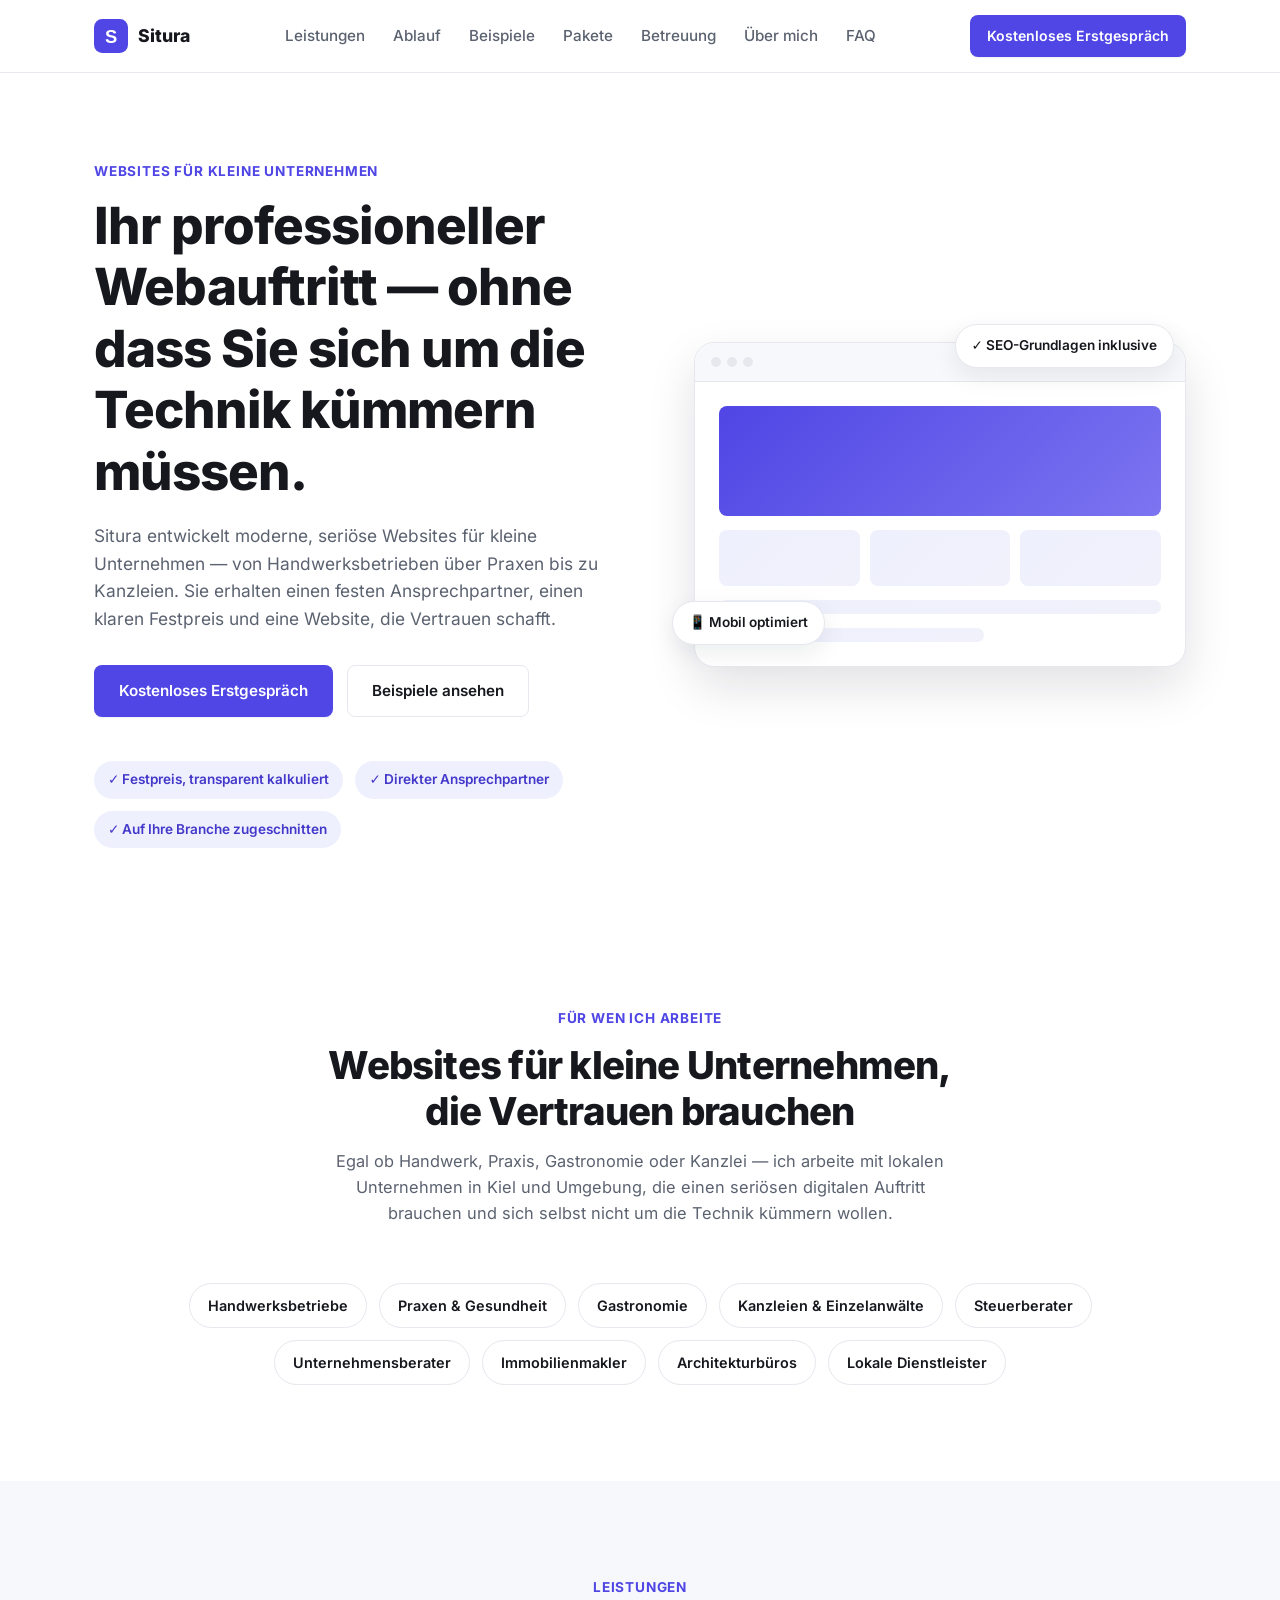
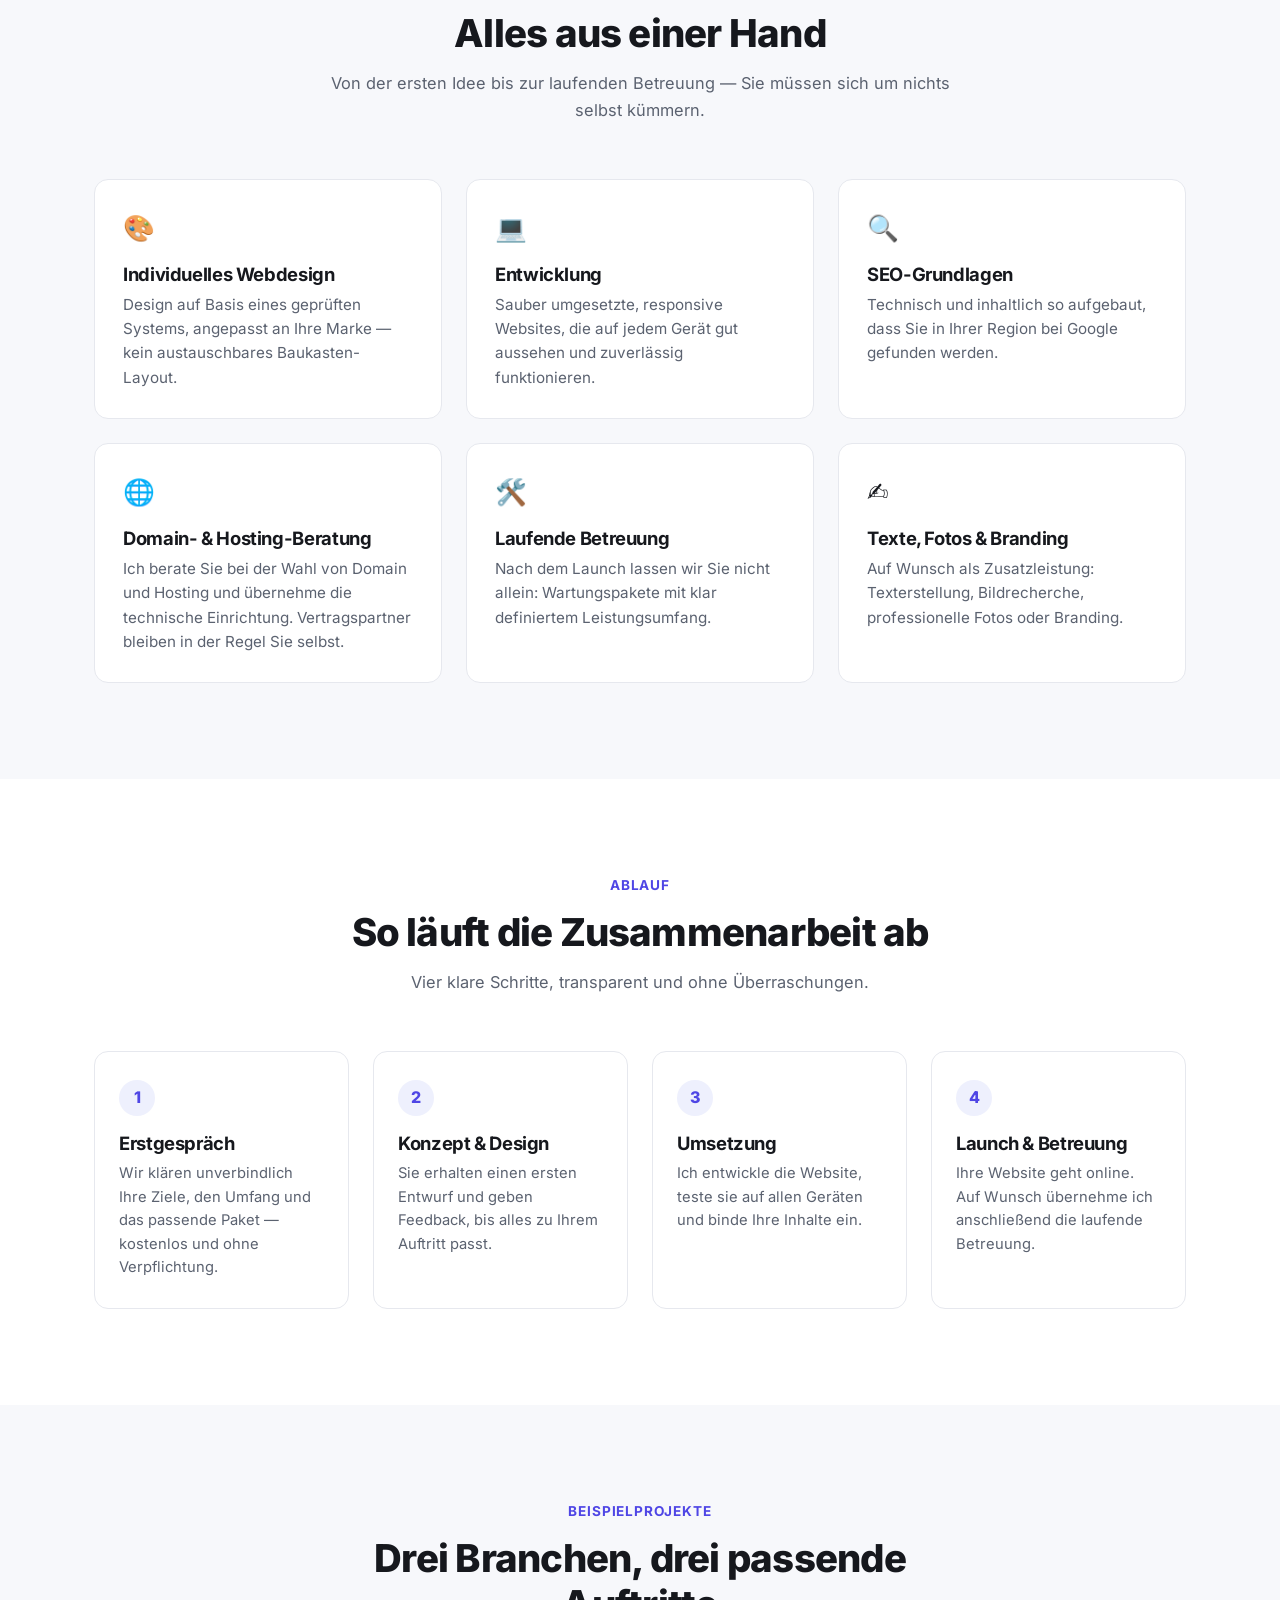
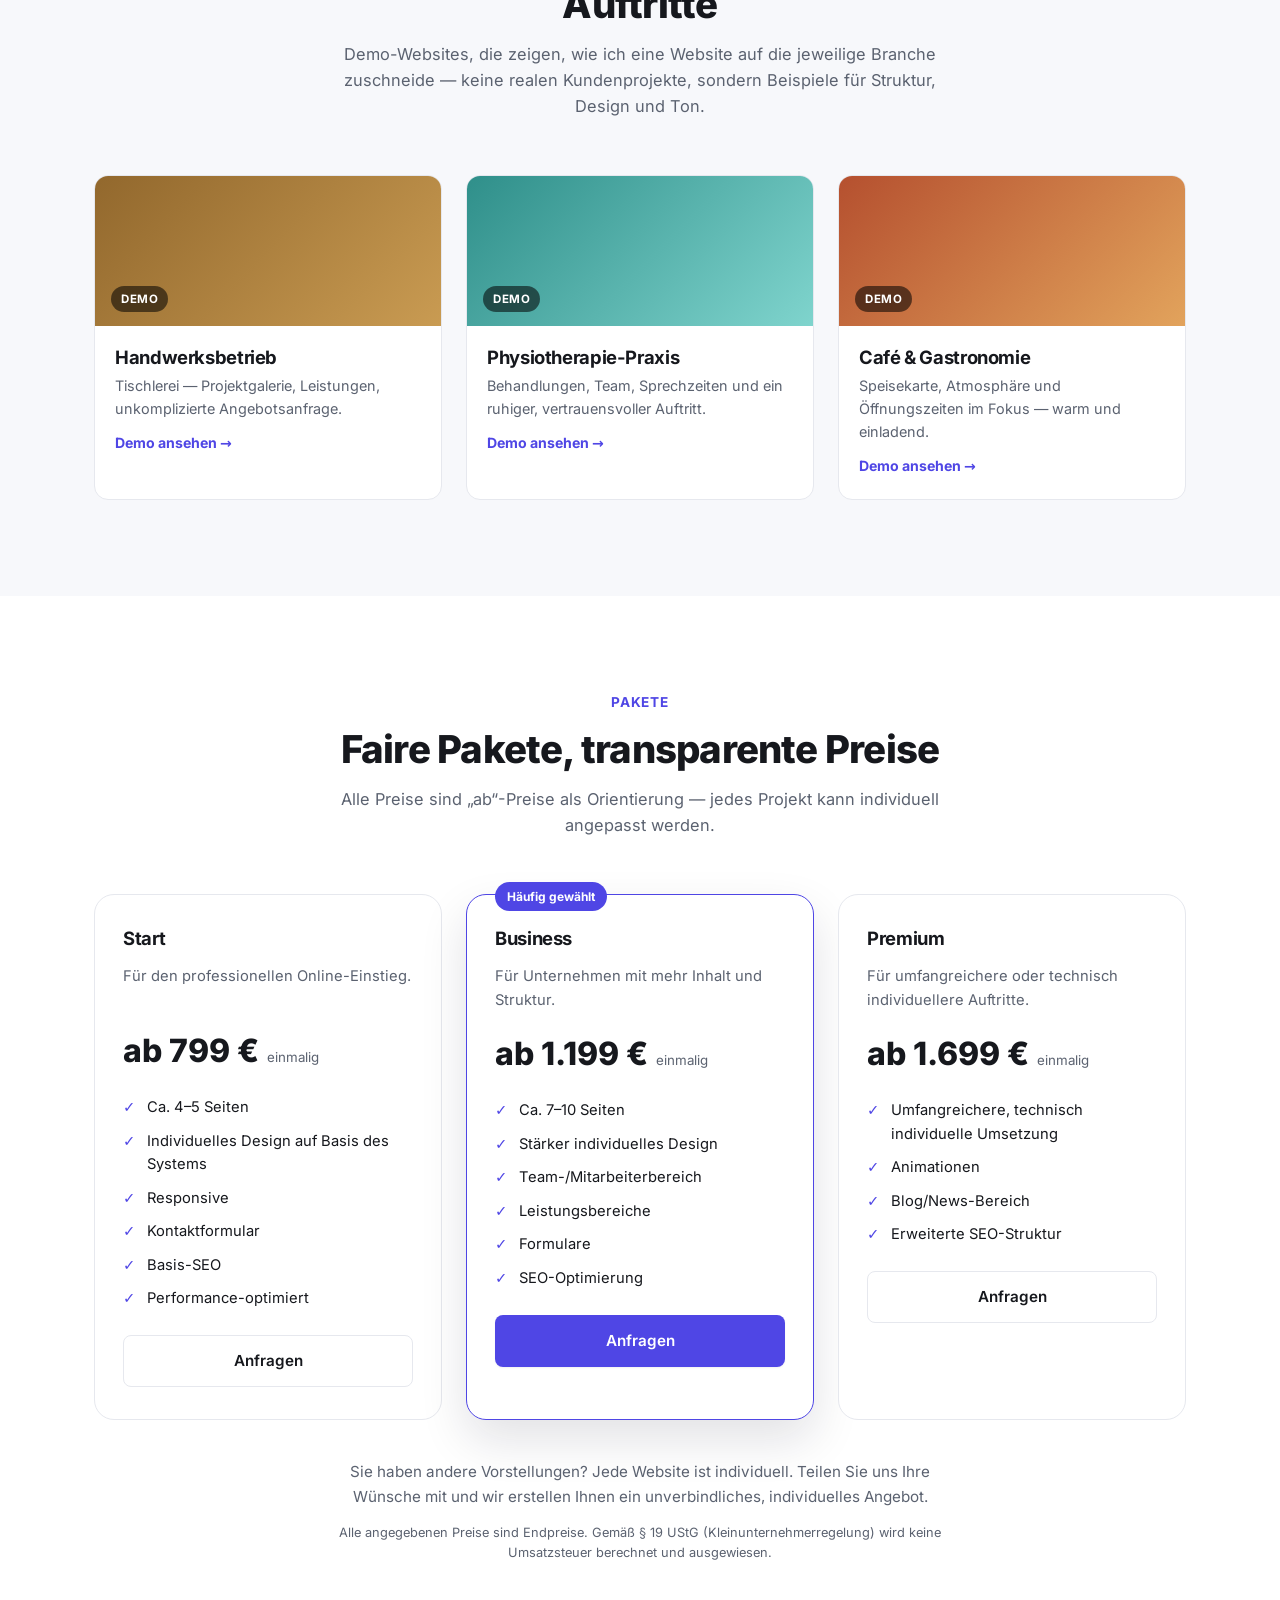
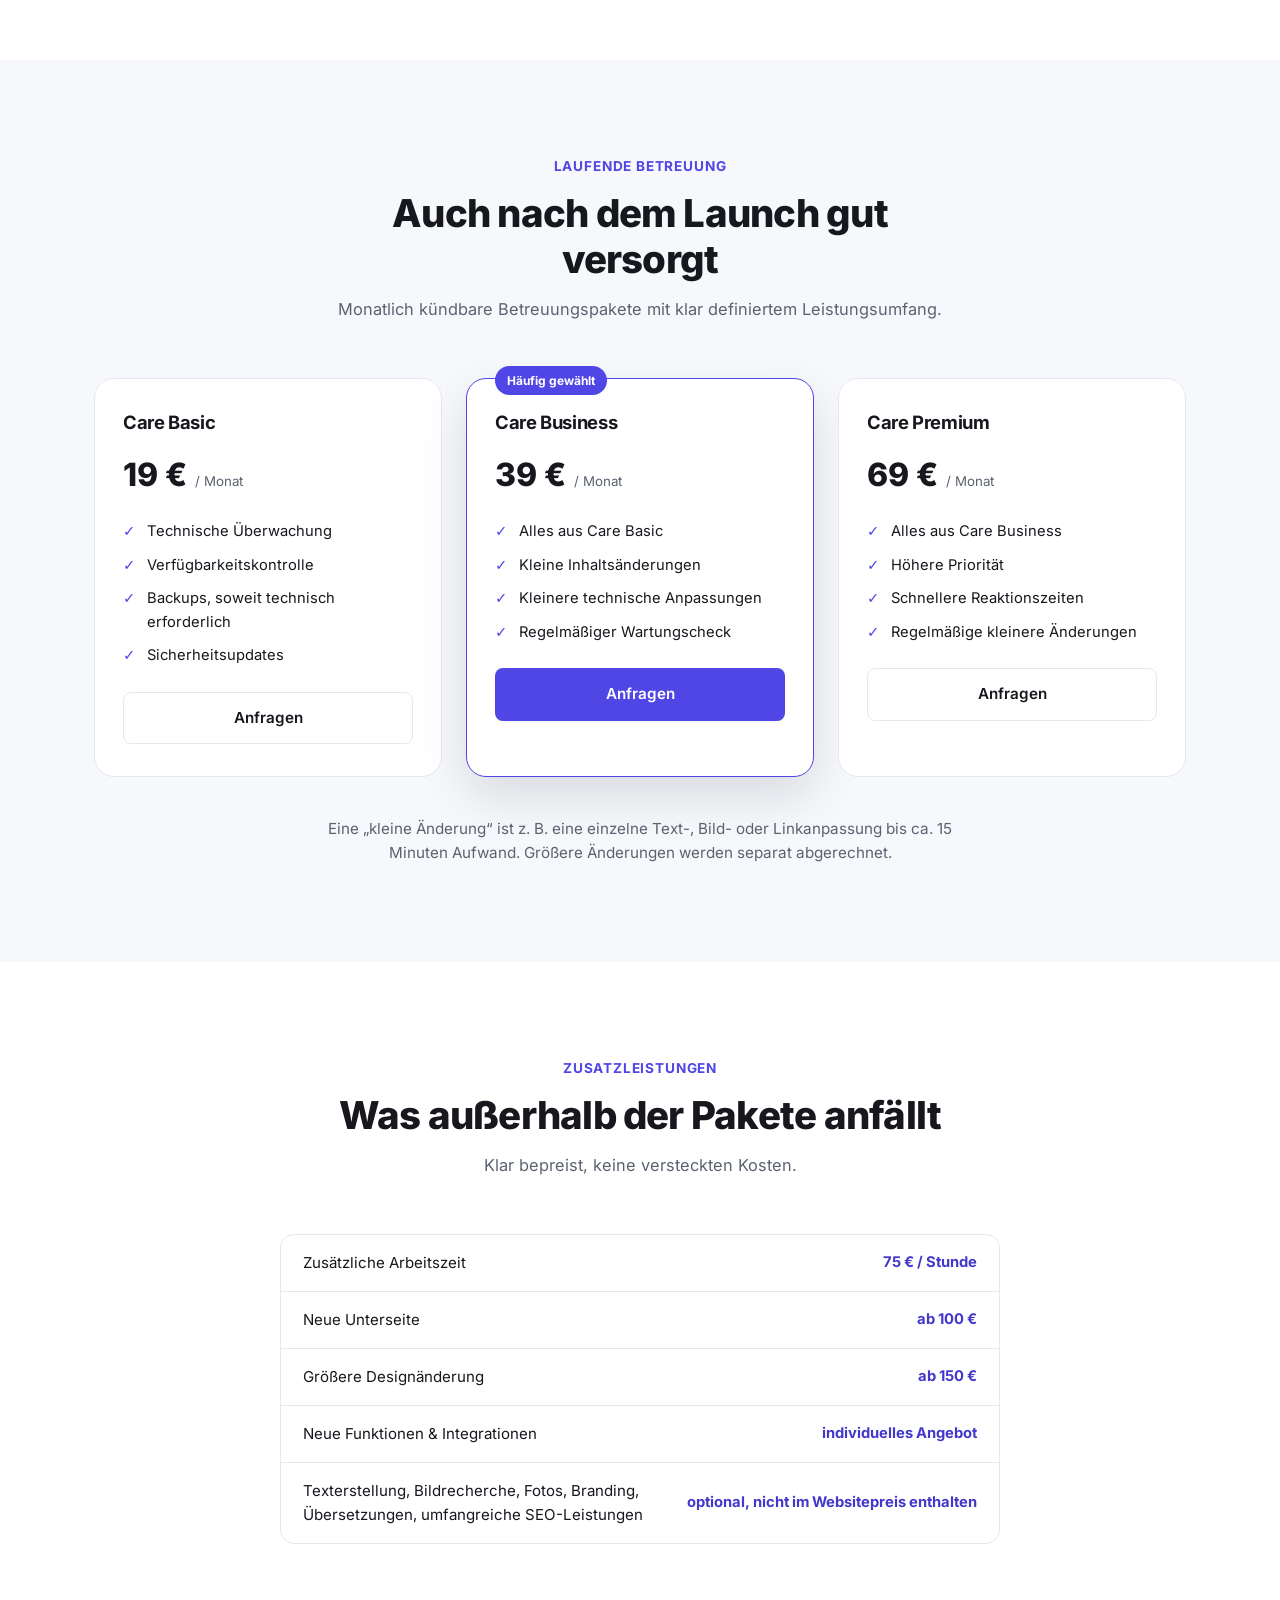
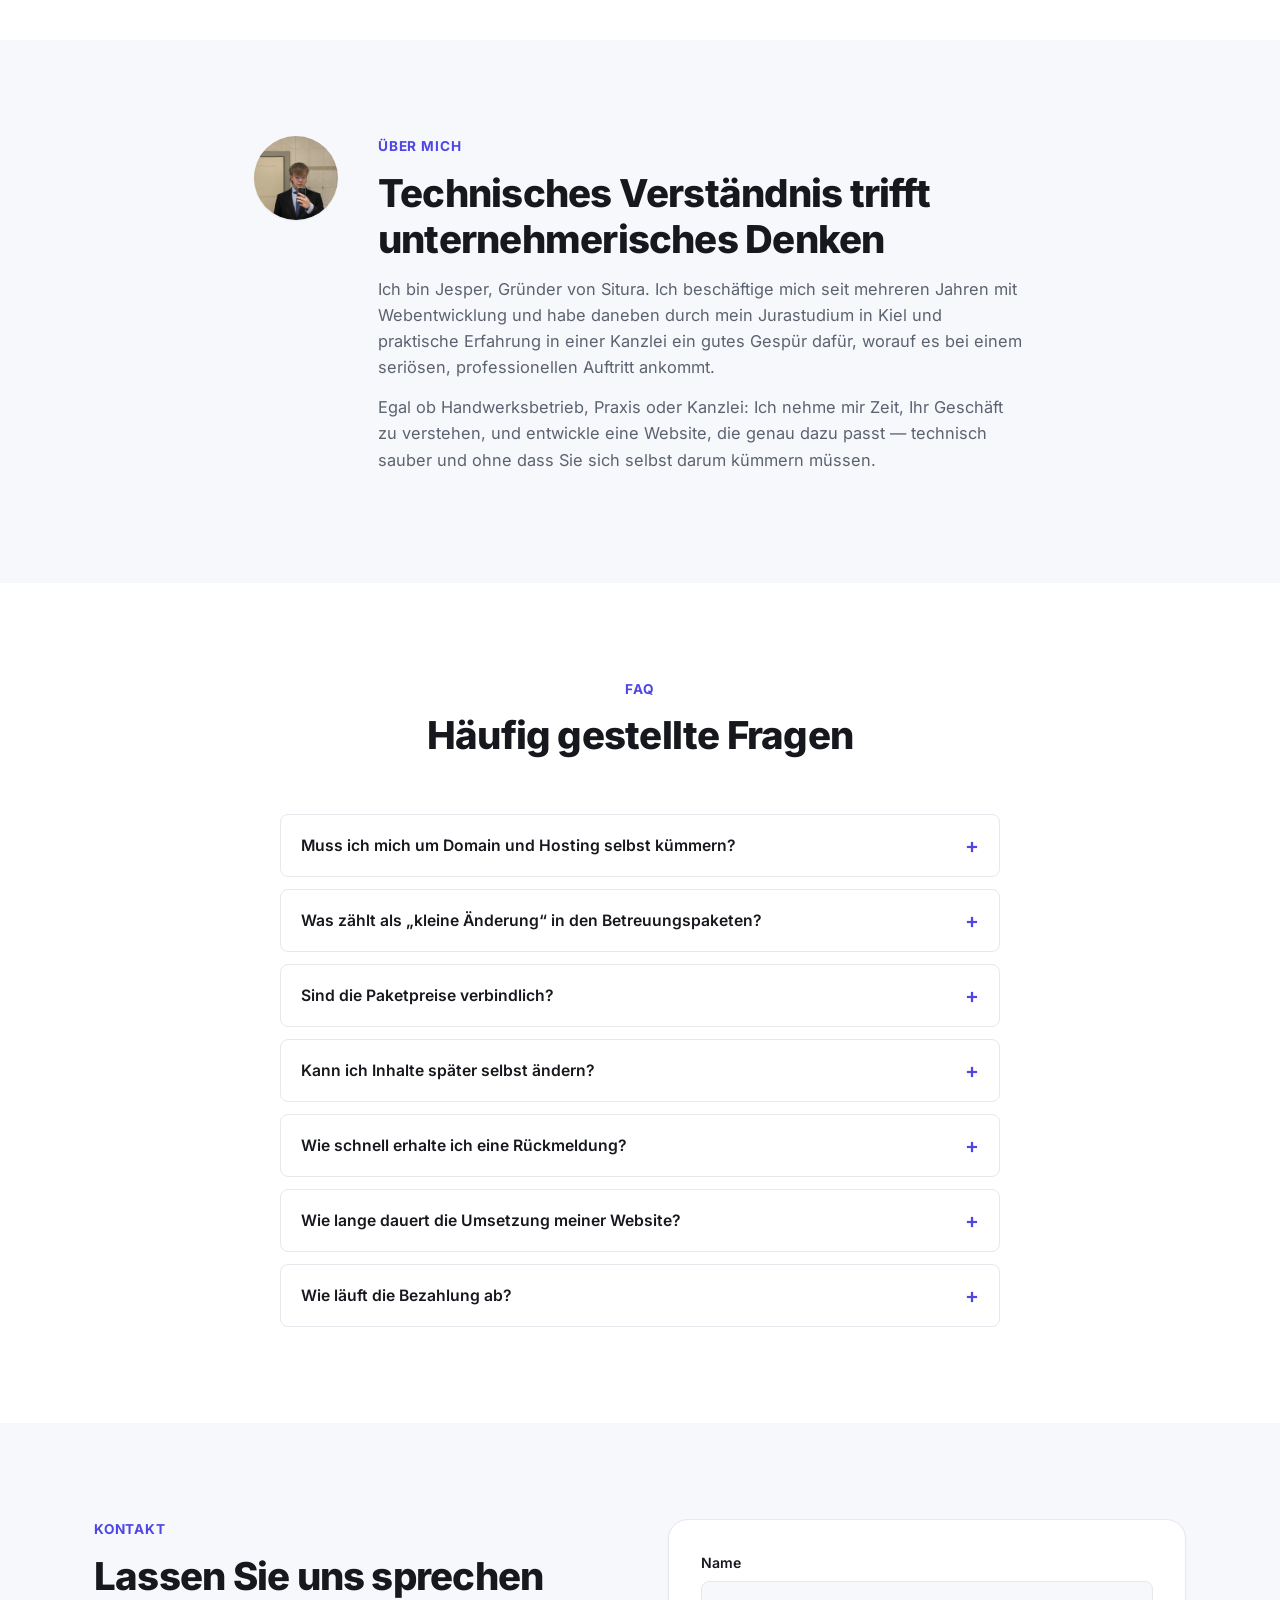
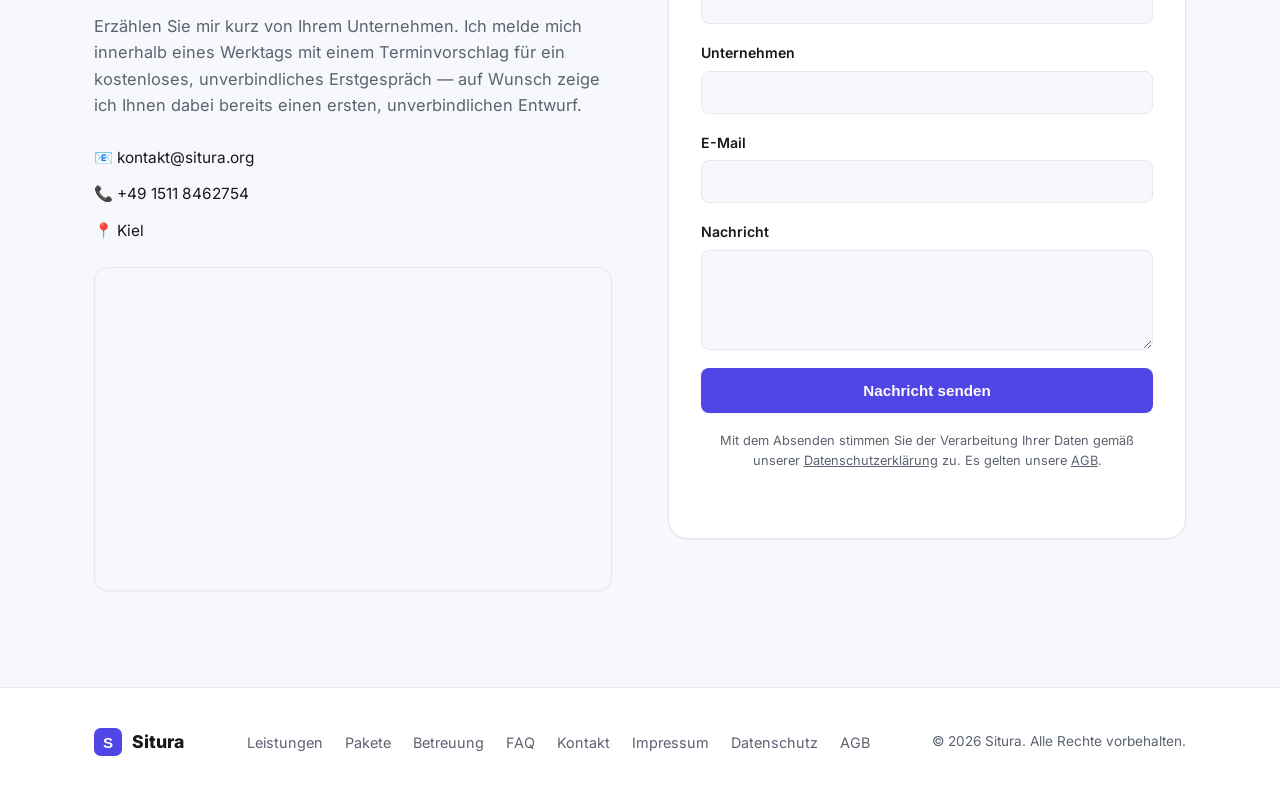
<file: index.html>
<!DOCTYPE html>
<html lang="de">
<head>
<meta charset="UTF-8">
<meta name="viewport" content="width=device-width, initial-scale=1.0">
<title>Situra — Professionelle Websites für kleine Unternehmen</title>
<meta name="description" content="Situra entwickelt professionelle Websites für kleine Unternehmen — von Handwerksbetrieben über Praxen bis zu Kanzleien. Festpreis, persönlicher Ansprechpartner, laufende Betreuung.">
<link rel="canonical" href="https://www.situra.org/">

<meta property="og:type" content="website">
<meta property="og:site_name" content="Situra">
<meta property="og:title" content="Situra — Professionelle Websites für kleine Unternehmen">
<meta property="og:description" content="Websites für kleine Unternehmen — von Handwerksbetrieben über Praxen bis zu Kanzleien. Festpreis, persönlicher Ansprechpartner, laufende Betreuung.">
<meta property="og:url" content="https://www.situra.org/">
<meta property="og:image" content="https://www.situra.org/og-image.png">
<meta property="og:image:width" content="1200">
<meta property="og:image:height" content="630">
<meta property="og:locale" content="de_DE">

<meta name="twitter:card" content="summary_large_image">
<meta name="twitter:title" content="Situra — Professionelle Websites für kleine Unternehmen">
<meta name="twitter:description" content="Websites für kleine Unternehmen — Festpreis, persönlicher Ansprechpartner, laufende Betreuung.">
<meta name="twitter:image" content="https://www.situra.org/og-image.png">

<link rel="icon" href="data:image/svg+xml,<svg xmlns=%22http://www.w3.org/2000/svg%22 viewBox=%220 0 100 100%22><rect width=%22100%22 height=%22100%22 rx=%2224%22 fill=%22%234f46e5%22/><text x=%2250%22 y=%2270%22 font-family=%22Arial, sans-serif%22 font-weight=%22800%22 font-size=%2254%22 fill=%22white%22 text-anchor=%22middle%22>S</text></svg>">
<link rel="apple-touch-icon" href="data:image/svg+xml,<svg xmlns=%22http://www.w3.org/2000/svg%22 viewBox=%220 0 100 100%22><rect width=%22100%22 height=%22100%22 fill=%22%234f46e5%22/><text x=%2250%22 y=%2270%22 font-family=%22Arial, sans-serif%22 font-weight=%22800%22 font-size=%2254%22 fill=%22white%22 text-anchor=%22middle%22>S</text></svg>">
<link rel="stylesheet" href="css/style.css">
</head>
<body>

<a class="skip-link" href="#main">Zum Inhalt springen</a>

<header class="site-header" id="siteHeader">
  <div class="container header-inner">
    <a href="#top" class="logo">
      <svg width="34" height="34" viewBox="0 0 100 100" aria-hidden="true">
        <rect width="100" height="100" rx="24" fill="#4f46e5"/>
        <text x="50" y="70" font-family="Arial, sans-serif" font-weight="800" font-size="54" fill="white" text-anchor="middle">S</text>
      </svg>
      <span>Situra</span>
    </a>

    <nav class="main-nav" id="mainNav" aria-label="Hauptnavigation">
      <ul>
        <li><a href="#leistungen">Leistungen</a></li>
        <li><a href="#ablauf">Ablauf</a></li>
        <li><a href="#beispiele">Beispiele</a></li>
        <li><a href="#preise">Pakete</a></li>
        <li><a href="#betreuung">Betreuung</a></li>
        <li><a href="#ueber-mich">Über mich</a></li>
        <li><a href="#faq">FAQ</a></li>
      </ul>
    </nav>

    <div class="header-actions">
      <a href="#kontakt" class="btn btn-primary btn-sm">Kostenloses Erstgespräch</a>
      <button class="nav-toggle" id="navToggle" aria-label="Menü öffnen" aria-expanded="false" aria-controls="mainNav">
        <span></span><span></span><span></span>
      </button>
    </div>
  </div>
</header>

<main id="main">

  <!-- HERO -->
  <section class="hero" id="top">
    <div class="container hero-inner">
      <div class="hero-text reveal">
        <p class="eyebrow">Websites für kleine Unternehmen</p>
        <h1>Ihr professioneller Webauftritt — ohne dass Sie sich um die Technik kümmern müssen.</h1>
        <p class="hero-lead">
          Situra entwickelt moderne, seriöse Websites für kleine Unternehmen —
          von Handwerksbetrieben über Praxen bis zu Kanzleien. Sie erhalten
          einen festen Ansprechpartner, einen klaren Festpreis und eine
          Website, die Vertrauen schafft.
        </p>
        <div class="hero-cta">
          <a href="#kontakt" class="btn btn-primary">Kostenloses Erstgespräch</a>
          <a href="#beispiele" class="btn btn-ghost">Beispiele ansehen</a>
        </div>
        <div class="hero-badges">
          <span class="hero-badge">✓ Festpreis, transparent kalkuliert</span>
          <span class="hero-badge">✓ Direkter Ansprechpartner</span>
          <span class="hero-badge">✓ Auf Ihre Branche zugeschnitten</span>
        </div>
      </div>

      <div class="hero-visual reveal" aria-hidden="true">
        <div class="browser-mock">
          <div class="browser-bar">
            <span></span><span></span><span></span>
          </div>
          <div class="browser-body">
            <div class="mock-block mock-hero"></div>
            <div class="mock-row">
              <div class="mock-block"></div>
              <div class="mock-block"></div>
              <div class="mock-block"></div>
            </div>
            <div class="mock-block mock-line"></div>
            <div class="mock-block mock-line short"></div>
          </div>
        </div>
        <div class="floaty floaty-1">✓ SEO-Grundlagen inklusive</div>
        <div class="floaty floaty-2">📱 Mobil optimiert</div>
      </div>
    </div>
  </section>

  <!-- ZIELGRUPPEN -->
  <section class="section" id="zielgruppen">
    <div class="container">
      <div class="section-head reveal">
        <p class="eyebrow">Für wen ich arbeite</p>
        <h2>Websites für kleine Unternehmen, die Vertrauen brauchen</h2>
        <p class="section-lead">Egal ob Handwerk, Praxis, Gastronomie oder Kanzlei — ich arbeite mit lokalen Unternehmen in Kiel und Umgebung, die einen seriösen digitalen Auftritt brauchen und sich selbst nicht um die Technik kümmern wollen.</p>
      </div>

      <ul class="zielgruppen-grid reveal">
        <li>Handwerksbetriebe</li>
        <li>Praxen &amp; Gesundheit</li>
        <li>Gastronomie</li>
        <li>Kanzleien &amp; Einzelanwälte</li>
        <li>Steuerberater</li>
        <li>Unternehmensberater</li>
        <li>Immobilienmakler</li>
        <li>Architekturbüros</li>
        <li>Lokale Dienstleister</li>
      </ul>
    </div>
  </section>

  <!-- LEISTUNGEN -->
  <section class="section section-alt" id="leistungen">
    <div class="container">
      <div class="section-head reveal">
        <p class="eyebrow">Leistungen</p>
        <h2>Alles aus einer Hand</h2>
        <p class="section-lead">Von der ersten Idee bis zur laufenden Betreuung — Sie müssen sich um nichts selbst kümmern.</p>
      </div>

      <div class="grid grid-3">
        <article class="card reveal">
          <div class="card-icon">🎨</div>
          <h3>Individuelles Webdesign</h3>
          <p>Design auf Basis eines geprüften Systems, angepasst an Ihre Marke — kein austauschbares Baukasten-Layout.</p>
        </article>
        <article class="card reveal">
          <div class="card-icon">💻</div>
          <h3>Entwicklung</h3>
          <p>Sauber umgesetzte, responsive Websites, die auf jedem Gerät gut aussehen und zuverlässig funktionieren.</p>
        </article>
        <article class="card reveal">
          <div class="card-icon">🔍</div>
          <h3>SEO-Grundlagen</h3>
          <p>Technisch und inhaltlich so aufgebaut, dass Sie in Ihrer Region bei Google gefunden werden.</p>
        </article>
        <article class="card reveal">
          <div class="card-icon">🌐</div>
          <h3>Domain- &amp; Hosting-Beratung</h3>
          <p>Ich berate Sie bei der Wahl von Domain und Hosting und übernehme die technische Einrichtung. Vertragspartner bleiben in der Regel Sie selbst.</p>
        </article>
        <article class="card reveal">
          <div class="card-icon">🛠️</div>
          <h3>Laufende Betreuung</h3>
          <p>Nach dem Launch lassen wir Sie nicht allein: Wartungspakete mit klar definiertem Leistungsumfang.</p>
        </article>
        <article class="card reveal">
          <div class="card-icon">✍️</div>
          <h3>Texte, Fotos &amp; Branding</h3>
          <p>Auf Wunsch als Zusatzleistung: Texterstellung, Bildrecherche, professionelle Fotos oder Branding.</p>
        </article>
      </div>
    </div>
  </section>

  <!-- ABLAUF -->
  <section class="section" id="ablauf">
    <div class="container">
      <div class="section-head reveal">
        <p class="eyebrow">Ablauf</p>
        <h2>So läuft die Zusammenarbeit ab</h2>
        <p class="section-lead">Vier klare Schritte, transparent und ohne Überraschungen.</p>
      </div>

      <ol class="steps">
        <li class="step reveal">
          <span class="step-number">1</span>
          <h3>Erstgespräch</h3>
          <p>Wir klären unverbindlich Ihre Ziele, den Umfang und das passende Paket — kostenlos und ohne Verpflichtung.</p>
        </li>
        <li class="step reveal">
          <span class="step-number">2</span>
          <h3>Konzept &amp; Design</h3>
          <p>Sie erhalten einen ersten Entwurf und geben Feedback, bis alles zu Ihrem Auftritt passt.</p>
        </li>
        <li class="step reveal">
          <span class="step-number">3</span>
          <h3>Umsetzung</h3>
          <p>Ich entwickle die Website, teste sie auf allen Geräten und binde Ihre Inhalte ein.</p>
        </li>
        <li class="step reveal">
          <span class="step-number">4</span>
          <h3>Launch &amp; Betreuung</h3>
          <p>Ihre Website geht online. Auf Wunsch übernehme ich anschließend die laufende Betreuung.</p>
        </li>
      </ol>
    </div>
  </section>

  <!-- BEISPIELPROJEKTE (Demo-Websites, keine realen Kundenprojekte) -->
  <section class="section section-alt" id="beispiele">
    <div class="container">
      <div class="section-head reveal">
        <p class="eyebrow">Beispielprojekte</p>
        <h2>Drei Branchen, drei passende Auftritte</h2>
        <p class="section-lead">Demo-Websites, die zeigen, wie ich eine Website auf die jeweilige Branche zuschneide — keine realen Kundenprojekte, sondern Beispiele für Struktur, Design und Ton.</p>
      </div>

      <div class="grid grid-3">
        <a class="demo-card reveal" href="demos/handwerk/index.html" target="_blank" rel="noopener">
          <div class="demo-thumb demo-thumb-handwerk">
            <span class="demo-thumb-label">Demo</span>
          </div>
          <div class="demo-info">
            <h3>Handwerksbetrieb</h3>
            <p>Tischlerei — Projektgalerie, Leistungen, unkomplizierte Angebotsanfrage.</p>
            <span class="demo-link">Demo ansehen →</span>
          </div>
        </a>

        <a class="demo-card reveal" href="demos/praxis/index.html" target="_blank" rel="noopener">
          <div class="demo-thumb demo-thumb-praxis">
            <span class="demo-thumb-label">Demo</span>
          </div>
          <div class="demo-info">
            <h3>Physiotherapie-Praxis</h3>
            <p>Behandlungen, Team, Sprechzeiten und ein ruhiger, vertrauensvoller Auftritt.</p>
            <span class="demo-link">Demo ansehen →</span>
          </div>
        </a>

        <a class="demo-card reveal" href="demos/cafe/index.html" target="_blank" rel="noopener">
          <div class="demo-thumb demo-thumb-cafe">
            <span class="demo-thumb-label">Demo</span>
          </div>
          <div class="demo-info">
            <h3>Café &amp; Gastronomie</h3>
            <p>Speisekarte, Atmosphäre und Öffnungszeiten im Fokus — warm und einladend.</p>
            <span class="demo-link">Demo ansehen →</span>
          </div>
        </a>
      </div>
    </div>
  </section>

  <!-- PREISE / PAKETE -->
  <section class="section" id="preise">
    <div class="container">
      <div class="section-head reveal">
        <p class="eyebrow">Pakete</p>
        <h2>Faire Pakete, transparente Preise</h2>
        <p class="section-lead">Alle Preise sind „ab“-Preise als Orientierung — jedes Projekt kann individuell angepasst werden.</p>
      </div>

      <div class="grid grid-3 pricing-grid">
        <article class="price-card reveal">
          <h3>Start</h3>
          <p class="price-desc">Für den professionellen Online-Einstieg.</p>
          <p class="price"><span>ab 799 €</span><small>einmalig</small></p>
          <ul class="price-features">
            <li>Ca. 4–5 Seiten</li>
            <li>Individuelles Design auf Basis des Systems</li>
            <li>Responsive</li>
            <li>Kontaktformular</li>
            <li>Basis-SEO</li>
            <li>Performance-optimiert</li>
          </ul>
          <a href="#kontakt" class="btn btn-ghost btn-block">Anfragen</a>
        </article>

        <article class="price-card price-card-featured reveal">
          <p class="price-badge">Häufig gewählt</p>
          <h3>Business</h3>
          <p class="price-desc">Für Unternehmen mit mehr Inhalt und Struktur.</p>
          <p class="price"><span>ab 1.199 €</span><small>einmalig</small></p>
          <ul class="price-features">
            <li>Ca. 7–10 Seiten</li>
            <li>Stärker individuelles Design</li>
            <li>Team-/Mitarbeiterbereich</li>
            <li>Leistungsbereiche</li>
            <li>Formulare</li>
            <li>SEO-Optimierung</li>
          </ul>
          <a href="#kontakt" class="btn btn-primary btn-block">Anfragen</a>
        </article>

        <article class="price-card reveal">
          <h3>Premium</h3>
          <p class="price-desc">Für umfangreichere oder technisch individuellere Auftritte.</p>
          <p class="price"><span>ab 1.699 €</span><small>einmalig</small></p>
          <ul class="price-features">
            <li>Umfangreichere, technisch individuelle Umsetzung</li>
            <li>Animationen</li>
            <li>Blog/News-Bereich</li>
            <li>Erweiterte SEO-Struktur</li>
          </ul>
          <a href="#kontakt" class="btn btn-ghost btn-block">Anfragen</a>
        </article>
      </div>

      <p class="individual-note reveal">
        Sie haben andere Vorstellungen? Jede Website ist individuell. Teilen Sie
        uns Ihre Wünsche mit und wir erstellen Ihnen ein unverbindliches,
        individuelles Angebot.
      </p>
      <p class="price-disclaimer reveal">
        Alle angegebenen Preise sind Endpreise. Gemäß § 19 UStG
        (Kleinunternehmerregelung) wird keine Umsatzsteuer berechnet und
        ausgewiesen.
      </p>
    </div>
  </section>

  <!-- BETREUUNG / CARE -->
  <section class="section section-alt" id="betreuung">
    <div class="container">
      <div class="section-head reveal">
        <p class="eyebrow">Laufende Betreuung</p>
        <h2>Auch nach dem Launch gut versorgt</h2>
        <p class="section-lead">Monatlich kündbare Betreuungspakete mit klar definiertem Leistungsumfang.</p>
      </div>

      <div class="grid grid-3 pricing-grid">
        <article class="price-card reveal">
          <h3>Care Basic</h3>
          <p class="price"><span>19 €</span><small>/ Monat</small></p>
          <ul class="price-features">
            <li>Technische Überwachung</li>
            <li>Verfügbarkeitskontrolle</li>
            <li>Backups, soweit technisch erforderlich</li>
            <li>Sicherheitsupdates</li>
          </ul>
          <a href="#kontakt" class="btn btn-ghost btn-block">Anfragen</a>
        </article>

        <article class="price-card price-card-featured reveal">
          <p class="price-badge">Häufig gewählt</p>
          <h3>Care Business</h3>
          <p class="price"><span>39 €</span><small>/ Monat</small></p>
          <ul class="price-features">
            <li>Alles aus Care Basic</li>
            <li>Kleine Inhaltsänderungen</li>
            <li>Kleinere technische Anpassungen</li>
            <li>Regelmäßiger Wartungscheck</li>
          </ul>
          <a href="#kontakt" class="btn btn-primary btn-block">Anfragen</a>
        </article>

        <article class="price-card reveal">
          <h3>Care Premium</h3>
          <p class="price"><span>69 €</span><small>/ Monat</small></p>
          <ul class="price-features">
            <li>Alles aus Care Business</li>
            <li>Höhere Priorität</li>
            <li>Schnellere Reaktionszeiten</li>
            <li>Regelmäßige kleinere Änderungen</li>
          </ul>
          <a href="#kontakt" class="btn btn-ghost btn-block">Anfragen</a>
        </article>
      </div>

      <p class="individual-note reveal">
        Eine „kleine Änderung“ ist z. B. eine einzelne Text-, Bild- oder
        Linkanpassung bis ca. 15 Minuten Aufwand. Größere Änderungen werden
        separat abgerechnet.
      </p>
    </div>
  </section>

  <!-- ZUSATZLEISTUNGEN -->
  <section class="section" id="zusatzleistungen">
    <div class="container">
      <div class="section-head reveal">
        <p class="eyebrow">Zusatzleistungen</p>
        <h2>Was außerhalb der Pakete anfällt</h2>
        <p class="section-lead">Klar bepreist, keine versteckten Kosten.</p>
      </div>

      <div class="addon-list reveal">
        <div class="addon-item">
          <span>Zusätzliche Arbeitszeit</span>
          <strong>75 € / Stunde</strong>
        </div>
        <div class="addon-item">
          <span>Neue Unterseite</span>
          <strong>ab 100 €</strong>
        </div>
        <div class="addon-item">
          <span>Größere Designänderung</span>
          <strong>ab 150 €</strong>
        </div>
        <div class="addon-item">
          <span>Neue Funktionen &amp; Integrationen</span>
          <strong>individuelles Angebot</strong>
        </div>
        <div class="addon-item">
          <span>Texterstellung, Bildrecherche, Fotos, Branding, Übersetzungen, umfangreiche SEO-Leistungen</span>
          <strong>optional, nicht im Websitepreis enthalten</strong>
        </div>
      </div>
    </div>
  </section>

  <!-- ÜBER MICH -->
  <section class="section section-alt" id="ueber-mich">
    <div class="container about-grid">
      <img class="about-avatar reveal" src="images/jesper-avatar.jpg" alt="Jesper Labudde, Gründer von Situra" width="84" height="84">
      <div class="about-text reveal">
        <p class="eyebrow">Über mich</p>
        <h2>Technisches Verständnis trifft unternehmerisches Denken</h2>
        <p class="section-lead">
          Ich bin Jesper, Gründer von Situra. Ich beschäftige mich seit
          mehreren Jahren mit Webentwicklung und habe daneben durch mein
          Jurastudium in Kiel und praktische Erfahrung in einer Kanzlei ein
          gutes Gespür dafür, worauf es bei einem seriösen, professionellen
          Auftritt ankommt.
        </p>
        <p class="section-lead">
          Egal ob Handwerksbetrieb, Praxis oder Kanzlei: Ich nehme mir Zeit,
          Ihr Geschäft zu verstehen, und entwickle eine Website, die genau
          dazu passt — technisch sauber und ohne dass Sie sich selbst darum
          kümmern müssen.
        </p>
      </div>
    </div>
  </section>

  <!-- FAQ -->
  <section class="section" id="faq">
    <div class="container">
      <div class="section-head reveal">
        <p class="eyebrow">FAQ</p>
        <h2>Häufig gestellte Fragen</h2>
      </div>

      <div class="faq-list reveal">
        <div class="faq-item">
          <button class="faq-question" aria-expanded="false">
            Muss ich mich um Domain und Hosting selbst kümmern?
            <span class="faq-icon" aria-hidden="true">+</span>
          </button>
          <div class="faq-answer">
            <p>In der Regel bleiben Sie selbst Vertragspartner für Domain und Hosting — das schafft Klarheit bei Eigentum und Haftung. Ich richte die Website technisch ein und berate Sie bei der Wahl.</p>
          </div>
        </div>
        <div class="faq-item">
          <button class="faq-question" aria-expanded="false">
            Was zählt als „kleine Änderung“ in den Betreuungspaketen?
            <span class="faq-icon" aria-hidden="true">+</span>
          </button>
          <div class="faq-answer">
            <p>Eine einzelne Text-, Bild- oder Linkanpassung mit bis zu ca. 15 Minuten Aufwand. Alles darüber wird separat nach Aufwand oder Festpreis abgerechnet.</p>
          </div>
        </div>
        <div class="faq-item">
          <button class="faq-question" aria-expanded="false">
            Sind die Paketpreise verbindlich?
            <span class="faq-icon" aria-hidden="true">+</span>
          </button>
          <div class="faq-answer">
            <p>Die Preise sind „ab“-Preise und dienen als Orientierung. Nach dem Erstgespräch erhalten Sie ein individuelles, unverbindliches Angebot mit Festpreis.</p>
          </div>
        </div>
        <div class="faq-item">
          <button class="faq-question" aria-expanded="false">
            Kann ich Inhalte später selbst ändern?
            <span class="faq-icon" aria-hidden="true">+</span>
          </button>
          <div class="faq-answer">
            <p>Das besprechen wir im Erstgespräch je nach gewünschtem System. Kleinere Änderungen können außerdem über ein Betreuungspaket abgedeckt werden.</p>
          </div>
        </div>
        <div class="faq-item">
          <button class="faq-question" aria-expanded="false">
            Wie schnell erhalte ich eine Rückmeldung?
            <span class="faq-icon" aria-hidden="true">+</span>
          </button>
          <div class="faq-answer">
            <p>In der Regel innerhalb eines Werktags nach Ihrer Anfrage über das Kontaktformular.</p>
          </div>
        </div>
        <div class="faq-item">
          <button class="faq-question" aria-expanded="false">
            Wie lange dauert die Umsetzung meiner Website?
            <span class="faq-icon" aria-hidden="true">+</span>
          </button>
          <div class="faq-answer">
            <p>Das hängt vom gewählten Paket und davon ab, wie schnell Inhalte wie Texte und Bilder bereitstehen. Einen konkreten Zeitrahmen nennen wir Ihnen im Erstgespräch, sobald der Umfang klar ist.</p>
          </div>
        </div>
        <div class="faq-item">
          <button class="faq-question" aria-expanded="false">
            Wie läuft die Bezahlung ab?
            <span class="faq-icon" aria-hidden="true">+</span>
          </button>
          <div class="faq-answer">
            <p>30 % der vereinbarten Summe nach Auftragsbestätigung, die restlichen 70 % nach Fertigstellung und Abnahme der Website. Betreuungspakete werden monatlich im Voraus abgerechnet.</p>
          </div>
        </div>
      </div>
    </div>
  </section>

  <!-- KONTAKT -->
  <section class="section section-alt kontakt" id="kontakt">
    <div class="container kontakt-grid">
      <div class="kontakt-info reveal">
        <p class="eyebrow">Kontakt</p>
        <h2>Lassen Sie uns sprechen</h2>
        <p class="section-lead">
          Erzählen Sie mir kurz von Ihrem Unternehmen. Ich melde mich
          innerhalb eines Werktags mit einem Terminvorschlag für ein
          kostenloses, unverbindliches Erstgespräch — auf Wunsch zeige ich
          Ihnen dabei bereits einen ersten, unverbindlichen Entwurf.
        </p>
        <ul class="kontakt-details">
          <li>📧 kontakt@situra.org</li>
          <li>📞 +49 1511 8462754</li>
          <li>📍 Kiel</li>
        </ul>

        <div class="kontakt-map">
          <iframe
            src="https://www.google.com/maps?q=Fl%C3%A4mische%20Stra%C3%9Fe%2C%2024103%20Kiel&output=embed"
            title="Ungefähre Lage: Flämische Straße, Kiel"
            loading="lazy"
            referrerpolicy="no-referrer-when-downgrade"
            aria-hidden="true">
          </iframe>
        </div>
      </div>

      <form class="kontakt-form reveal" id="kontaktForm" action="https://formspree.io/f/mrpgznwa" method="POST" novalidate>
        <input type="hidden" name="_subject" value="Neue Anfrage über Situra">
        <input type="text" name="_gotcha" tabindex="-1" autocomplete="off" class="hp-field" aria-hidden="true">
        <div class="form-row">
          <label for="name">Name</label>
          <input type="text" id="name" name="name" required autocomplete="name">
        </div>
        <div class="form-row">
          <label for="firma">Unternehmen</label>
          <input type="text" id="firma" name="firma" autocomplete="organization">
        </div>
        <div class="form-row">
          <label for="email">E-Mail</label>
          <input type="email" id="email" name="email" required autocomplete="email">
        </div>
        <div class="form-row">
          <label for="nachricht">Nachricht</label>
          <textarea id="nachricht" name="nachricht" rows="4" required></textarea>
        </div>
        <button type="submit" class="btn btn-primary btn-block">Nachricht senden</button>
        <p class="form-consent">Mit dem Absenden stimmen Sie der Verarbeitung Ihrer Daten gemäß unserer <a href="datenschutz.html">Datenschutzerklärung</a> zu. Es gelten unsere <a href="agb.html">AGB</a>.</p>
        <p class="form-status" id="formStatus" role="status" aria-live="polite"></p>
      </form>
    </div>
  </section>

</main>

<footer class="site-footer">
  <div class="container footer-inner">
    <a href="#top" class="logo">
      <svg width="28" height="28" viewBox="0 0 100 100" aria-hidden="true">
        <rect width="100" height="100" rx="24" fill="#4f46e5"/>
        <text x="50" y="70" font-family="Arial, sans-serif" font-weight="800" font-size="54" fill="white" text-anchor="middle">S</text>
      </svg>
      <span>Situra</span>
    </a>
    <nav class="footer-nav" aria-label="Footer-Navigation">
      <a href="#leistungen">Leistungen</a>
      <a href="#preise">Pakete</a>
      <a href="#betreuung">Betreuung</a>
      <a href="#faq">FAQ</a>
      <a href="#kontakt">Kontakt</a>
      <a href="impressum.html">Impressum</a>
      <a href="datenschutz.html">Datenschutz</a>
      <a href="agb.html">AGB</a>
    </nav>
    <p class="footer-copy">&copy; <span id="year"></span> Situra. Alle Rechte vorbehalten.</p>
  </div>
</footer>

<script src="js/script.js"></script>
</body>
</html>
</file>
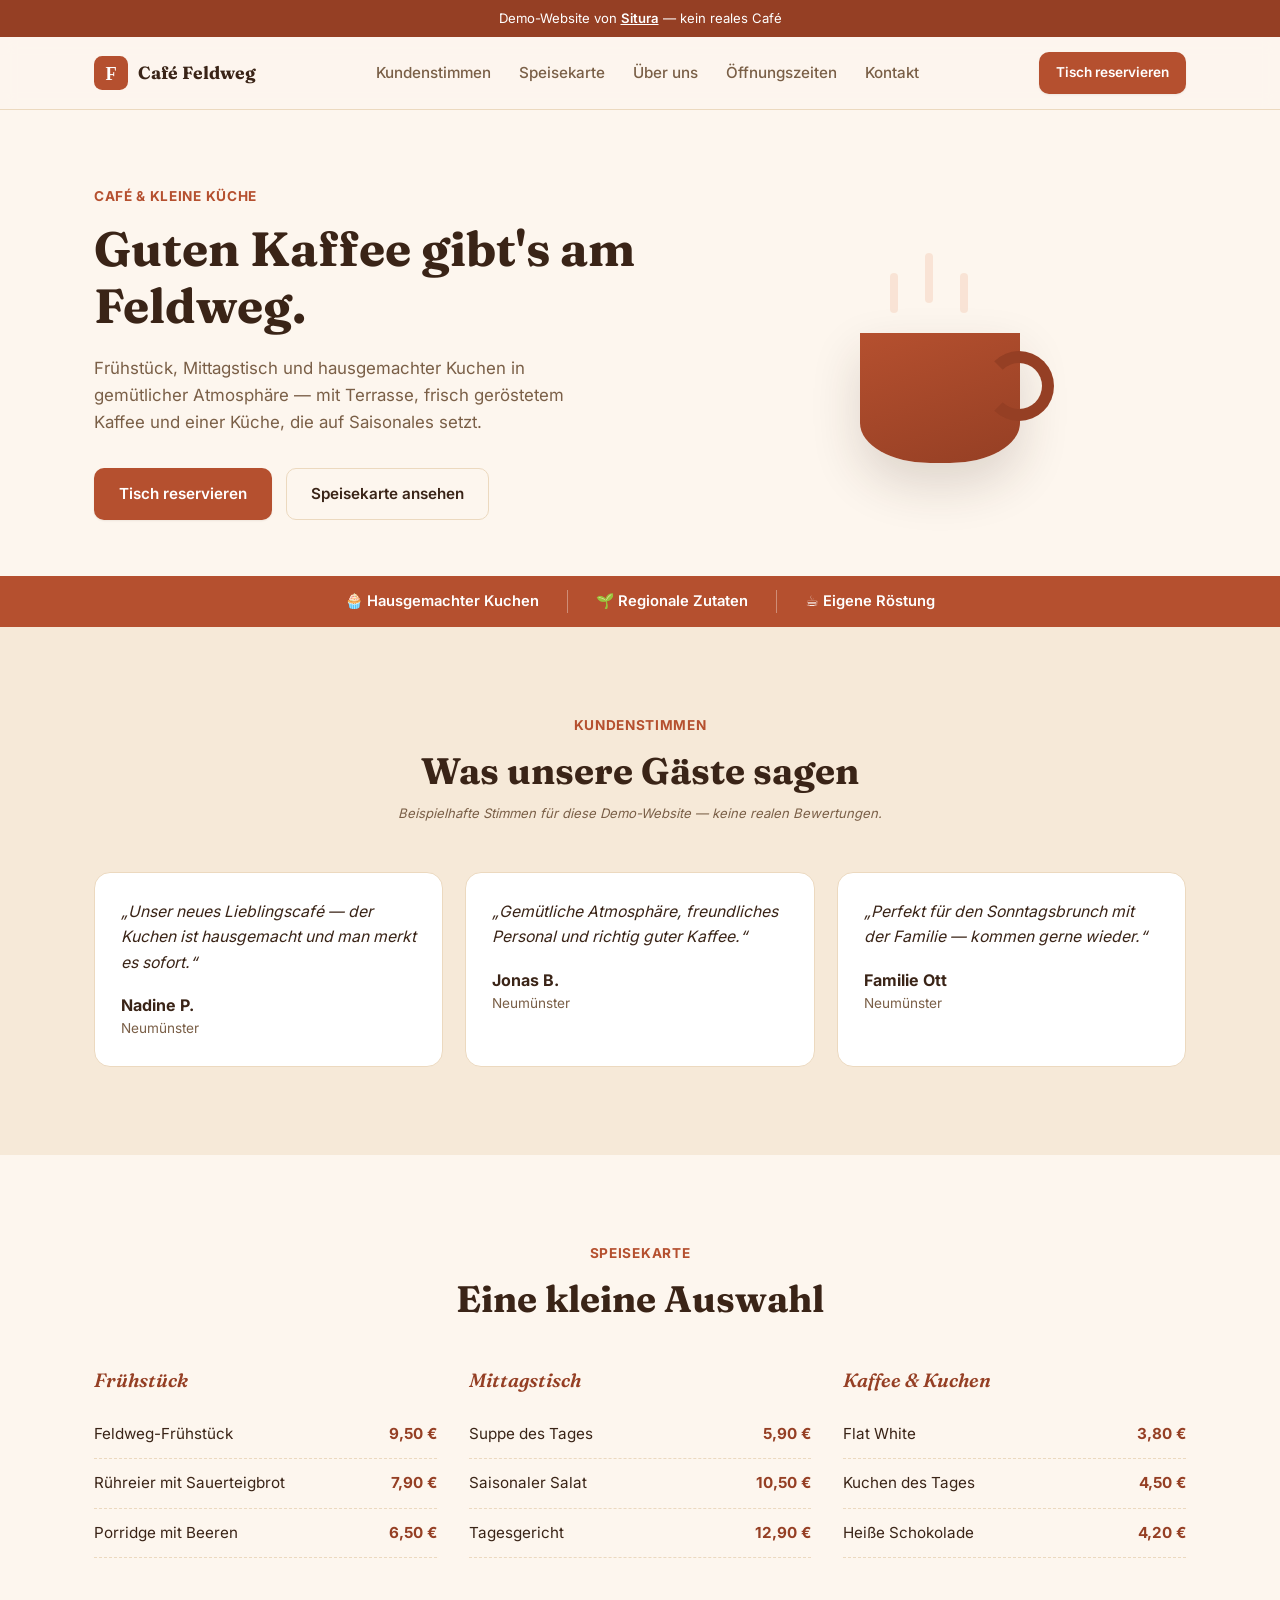
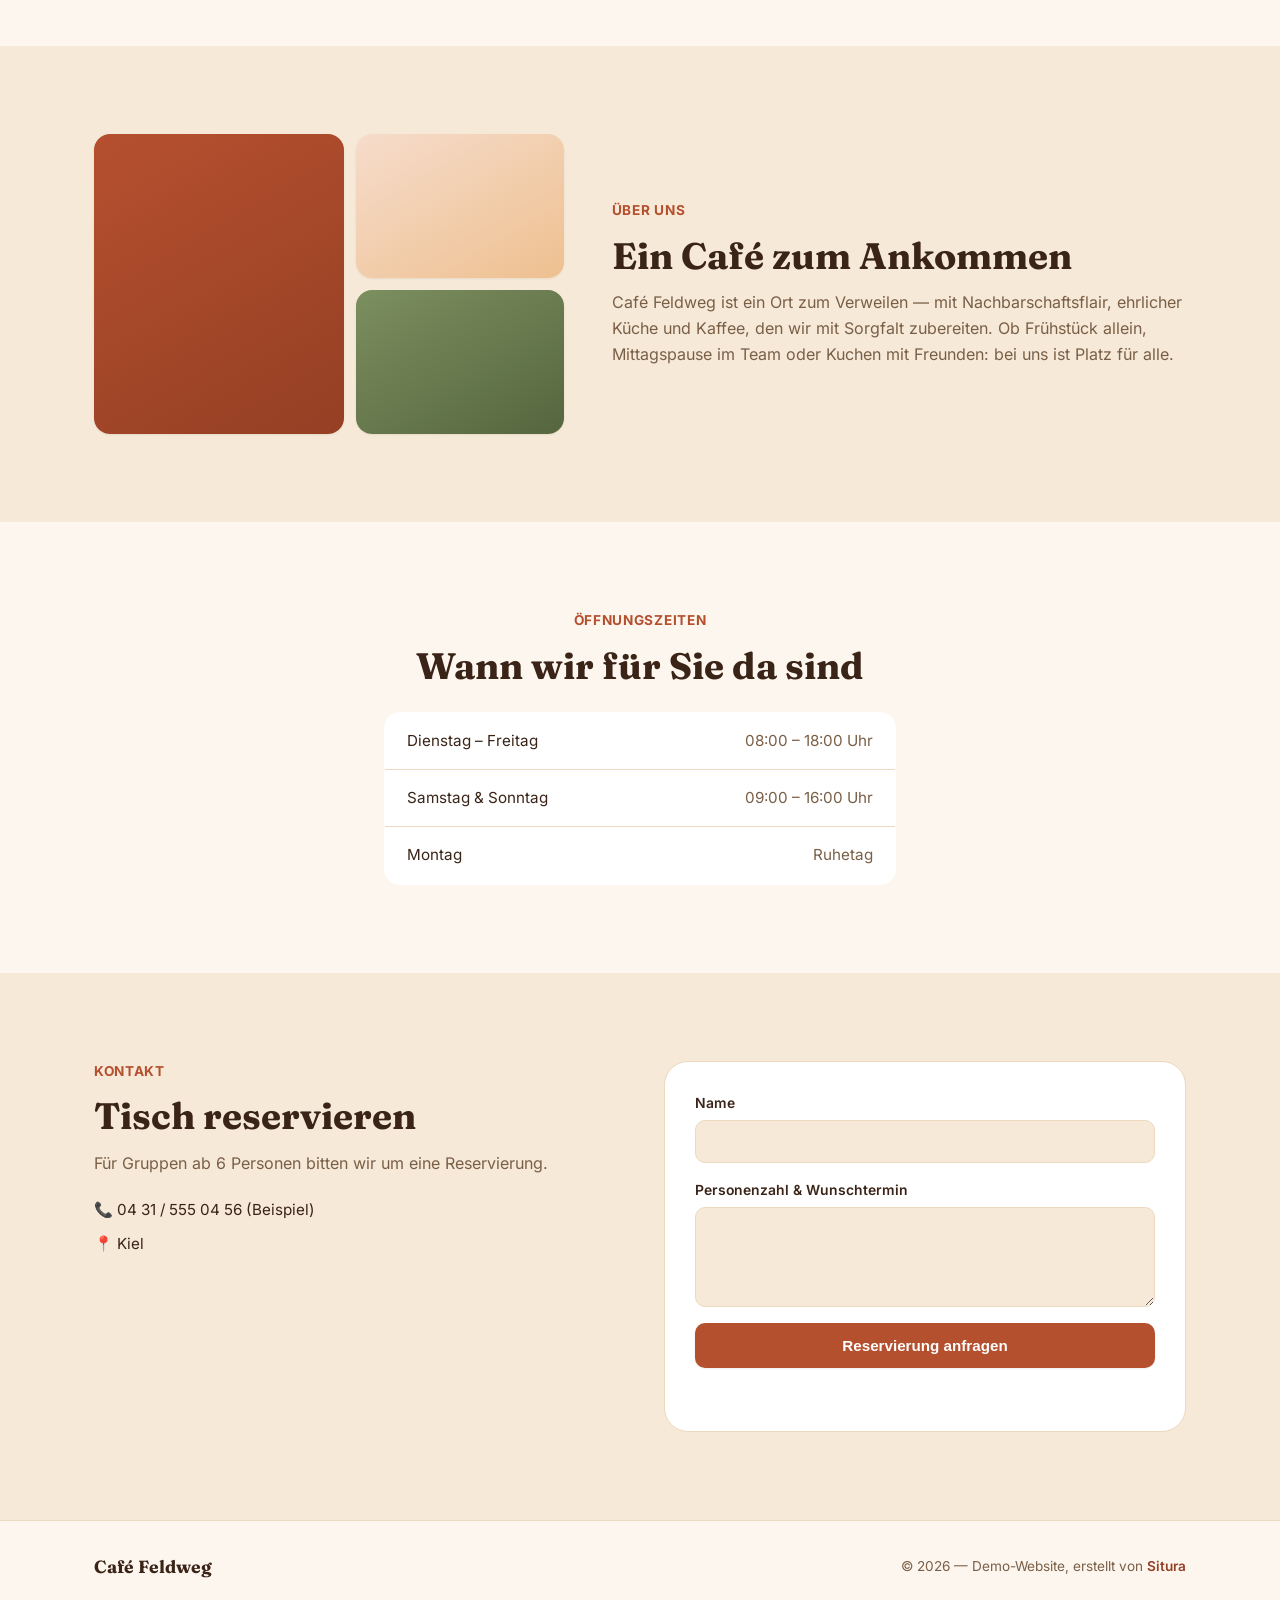
<file: demos/cafe/index.html>
<!DOCTYPE html>
<html lang="de">
<head>
<meta charset="UTF-8">
<meta name="viewport" content="width=device-width, initial-scale=1.0">
<title>Café Feldweg — Demo-Website von Situra</title>
<meta name="description" content="Demo-Website für ein Café, erstellt von Situra. Kein reales Café.">
<meta name="robots" content="noindex, nofollow">
<link rel="icon" href="data:image/svg+xml,<svg xmlns=%22http://www.w3.org/2000/svg%22 viewBox=%220 0 100 100%22><rect width=%22100%22 height=%22100%22 rx=%2224%22 fill=%22%23b5502f%22/><text x=%2250%22 y=%2270%22 font-family=%22Georgia, serif%22 font-weight=%22700%22 font-size=%2254%22 fill=%22white%22 text-anchor=%22middle%22>F</text></svg>">
<link rel="stylesheet" href="style.css">
</head>
<body>

<div class="demo-flag">Demo-Website von <a href="../../index.html">Situra</a> — kein reales Café</div>

<header class="site-header" id="siteHeader">
  <div class="container header-inner">
    <a href="#top" class="logo">
      <svg width="34" height="34" viewBox="0 0 100 100" aria-hidden="true">
        <rect width="100" height="100" rx="24" fill="#b5502f"/>
        <text x="50" y="70" font-family="Georgia, serif" font-weight="700" font-size="54" fill="white" text-anchor="middle">F</text>
      </svg>
      <span>Café Feldweg</span>
    </a>
    <nav class="main-nav" id="mainNav" aria-label="Hauptnavigation">
      <ul>
        <li><a href="#kundenstimmen">Kundenstimmen</a></li>
        <li><a href="#speisekarte">Speisekarte</a></li>
        <li><a href="#ueber-uns">Über uns</a></li>
        <li><a href="#oeffnungszeiten">Öffnungszeiten</a></li>
        <li><a href="#kontakt">Kontakt</a></li>
      </ul>
    </nav>
    <div class="header-actions">
      <a href="#kontakt" class="btn btn-primary btn-sm">Tisch reservieren</a>
      <button class="nav-toggle" id="navToggle" aria-label="Menü öffnen" aria-expanded="false" aria-controls="mainNav">
        <span></span><span></span><span></span>
      </button>
    </div>
  </div>
</header>

<main>

  <section class="hero" id="top">
    <div class="container hero-inner">
      <div class="hero-text reveal">
        <p class="eyebrow">Café &amp; kleine Küche</p>
        <h1>Guten Kaffee gibt's am Feldweg.</h1>
        <p class="hero-lead">
          Frühstück, Mittagstisch und hausgemachter Kuchen in gemütlicher
          Atmosphäre — mit Terrasse, frisch geröstetem Kaffee und einer
          Küche, die auf Saisonales setzt.
        </p>
        <div class="hero-cta">
          <a href="#kontakt" class="btn btn-primary">Tisch reservieren</a>
          <a href="#speisekarte" class="btn btn-ghost">Speisekarte ansehen</a>
        </div>
      </div>
      <div class="hero-visual reveal" aria-hidden="true">
        <div class="cup-mock">
          <div class="cup"></div>
          <div class="steam s1"></div>
          <div class="steam s2"></div>
          <div class="steam s3"></div>
        </div>
      </div>
    </div>
    <div class="ribbon reveal">
      <span>🧁 Hausgemachter Kuchen</span>
      <span>🌱 Regionale Zutaten</span>
      <span>☕ Eigene Röstung</span>
    </div>
  </section>

  <section class="section section-alt" id="kundenstimmen">
    <div class="container">
      <div class="section-head reveal">
        <p class="eyebrow">Kundenstimmen</p>
        <h2>Was unsere Gäste sagen</h2>
        <p class="section-note">Beispielhafte Stimmen für diese Demo-Website — keine realen Bewertungen.</p>
      </div>
      <div class="grid grid-3">
        <blockquote class="testimonial reveal">
          <p>„Unser neues Lieblingscafé — der Kuchen ist hausgemacht und man merkt es sofort.“</p>
          <footer><strong>Nadine P.</strong><span>Neumünster</span></footer>
        </blockquote>
        <blockquote class="testimonial reveal">
          <p>„Gemütliche Atmosphäre, freundliches Personal und richtig guter Kaffee.“</p>
          <footer><strong>Jonas B.</strong><span>Neumünster</span></footer>
        </blockquote>
        <blockquote class="testimonial reveal">
          <p>„Perfekt für den Sonntagsbrunch mit der Familie — kommen gerne wieder.“</p>
          <footer><strong>Familie Ott</strong><span>Neumünster</span></footer>
        </blockquote>
      </div>
    </div>
  </section>

  <section class="section" id="speisekarte">
    <div class="container">
      <div class="section-head reveal">
        <p class="eyebrow">Speisekarte</p>
        <h2>Eine kleine Auswahl</h2>
      </div>

      <div class="menu-grid">
        <div class="menu-col reveal">
          <h3>Frühstück</h3>
          <div class="menu-item"><span>Feldweg-Frühstück</span><strong>9,50 €</strong></div>
          <div class="menu-item"><span>Rühreier mit Sauerteigbrot</span><strong>7,90 €</strong></div>
          <div class="menu-item"><span>Porridge mit Beeren</span><strong>6,50 €</strong></div>
        </div>
        <div class="menu-col reveal">
          <h3>Mittagstisch</h3>
          <div class="menu-item"><span>Suppe des Tages</span><strong>5,90 €</strong></div>
          <div class="menu-item"><span>Saisonaler Salat</span><strong>10,50 €</strong></div>
          <div class="menu-item"><span>Tagesgericht</span><strong>12,90 €</strong></div>
        </div>
        <div class="menu-col reveal">
          <h3>Kaffee &amp; Kuchen</h3>
          <div class="menu-item"><span>Flat White</span><strong>3,80 €</strong></div>
          <div class="menu-item"><span>Kuchen des Tages</span><strong>4,50 €</strong></div>
          <div class="menu-item"><span>Heiße Schokolade</span><strong>4,20 €</strong></div>
        </div>
      </div>
    </div>
  </section>

  <section class="section section-alt" id="ueber-uns">
    <div class="container about-split reveal">
      <div class="about-mosaic" aria-hidden="true">
        <div class="mosaic-tile tile-1"></div>
        <div class="mosaic-tile tile-2"></div>
        <div class="mosaic-tile tile-3"></div>
      </div>
      <div>
        <p class="eyebrow">Über uns</p>
        <h2>Ein Café zum Ankommen</h2>
        <p class="section-lead">
          Café Feldweg ist ein Ort zum Verweilen — mit Nachbarschaftsflair,
          ehrlicher Küche und Kaffee, den wir mit Sorgfalt zubereiten. Ob
          Frühstück allein, Mittagspause im Team oder Kuchen mit Freunden:
          bei uns ist Platz für alle.
        </p>
      </div>
    </div>
  </section>

  <section class="section" id="oeffnungszeiten">
    <div class="container hours-wrap reveal">
      <p class="eyebrow">Öffnungszeiten</p>
      <h2>Wann wir für Sie da sind</h2>
      <table class="hours-table">
        <tbody>
          <tr><td>Dienstag – Freitag</td><td>08:00 – 18:00 Uhr</td></tr>
          <tr><td>Samstag &amp; Sonntag</td><td>09:00 – 16:00 Uhr</td></tr>
          <tr><td>Montag</td><td>Ruhetag</td></tr>
        </tbody>
      </table>
    </div>
  </section>

  <section class="section section-alt kontakt" id="kontakt">
    <div class="container kontakt-grid">
      <div class="reveal">
        <p class="eyebrow">Kontakt</p>
        <h2>Tisch reservieren</h2>
        <p class="section-lead">Für Gruppen ab 6 Personen bitten wir um eine Reservierung.</p>
        <ul class="kontakt-details">
          <li>📞 04 31 / 555 04 56 (Beispiel)</li>
          <li>📍 Kiel</li>
        </ul>
      </div>
      <form class="kontakt-form reveal" id="demoForm" novalidate>
        <div class="form-row">
          <label for="name">Name</label>
          <input type="text" id="name" required>
        </div>
        <div class="form-row">
          <label for="personen">Personenzahl &amp; Wunschtermin</label>
          <textarea id="personen" rows="4" required></textarea>
        </div>
        <button type="submit" class="btn btn-primary btn-block">Reservierung anfragen</button>
        <p class="form-status" id="formStatus" role="status" aria-live="polite"></p>
      </form>
    </div>
  </section>

</main>

<footer class="site-footer">
  <div class="container footer-inner">
    <span class="logo"><span>Café Feldweg</span></span>
    <p class="footer-copy">&copy; <span id="year"></span> — Demo-Website, erstellt von <a href="../../index.html">Situra</a></p>
  </div>
</footer>

<script src="../demo-common.js"></script>
</body>
</html>
</file>
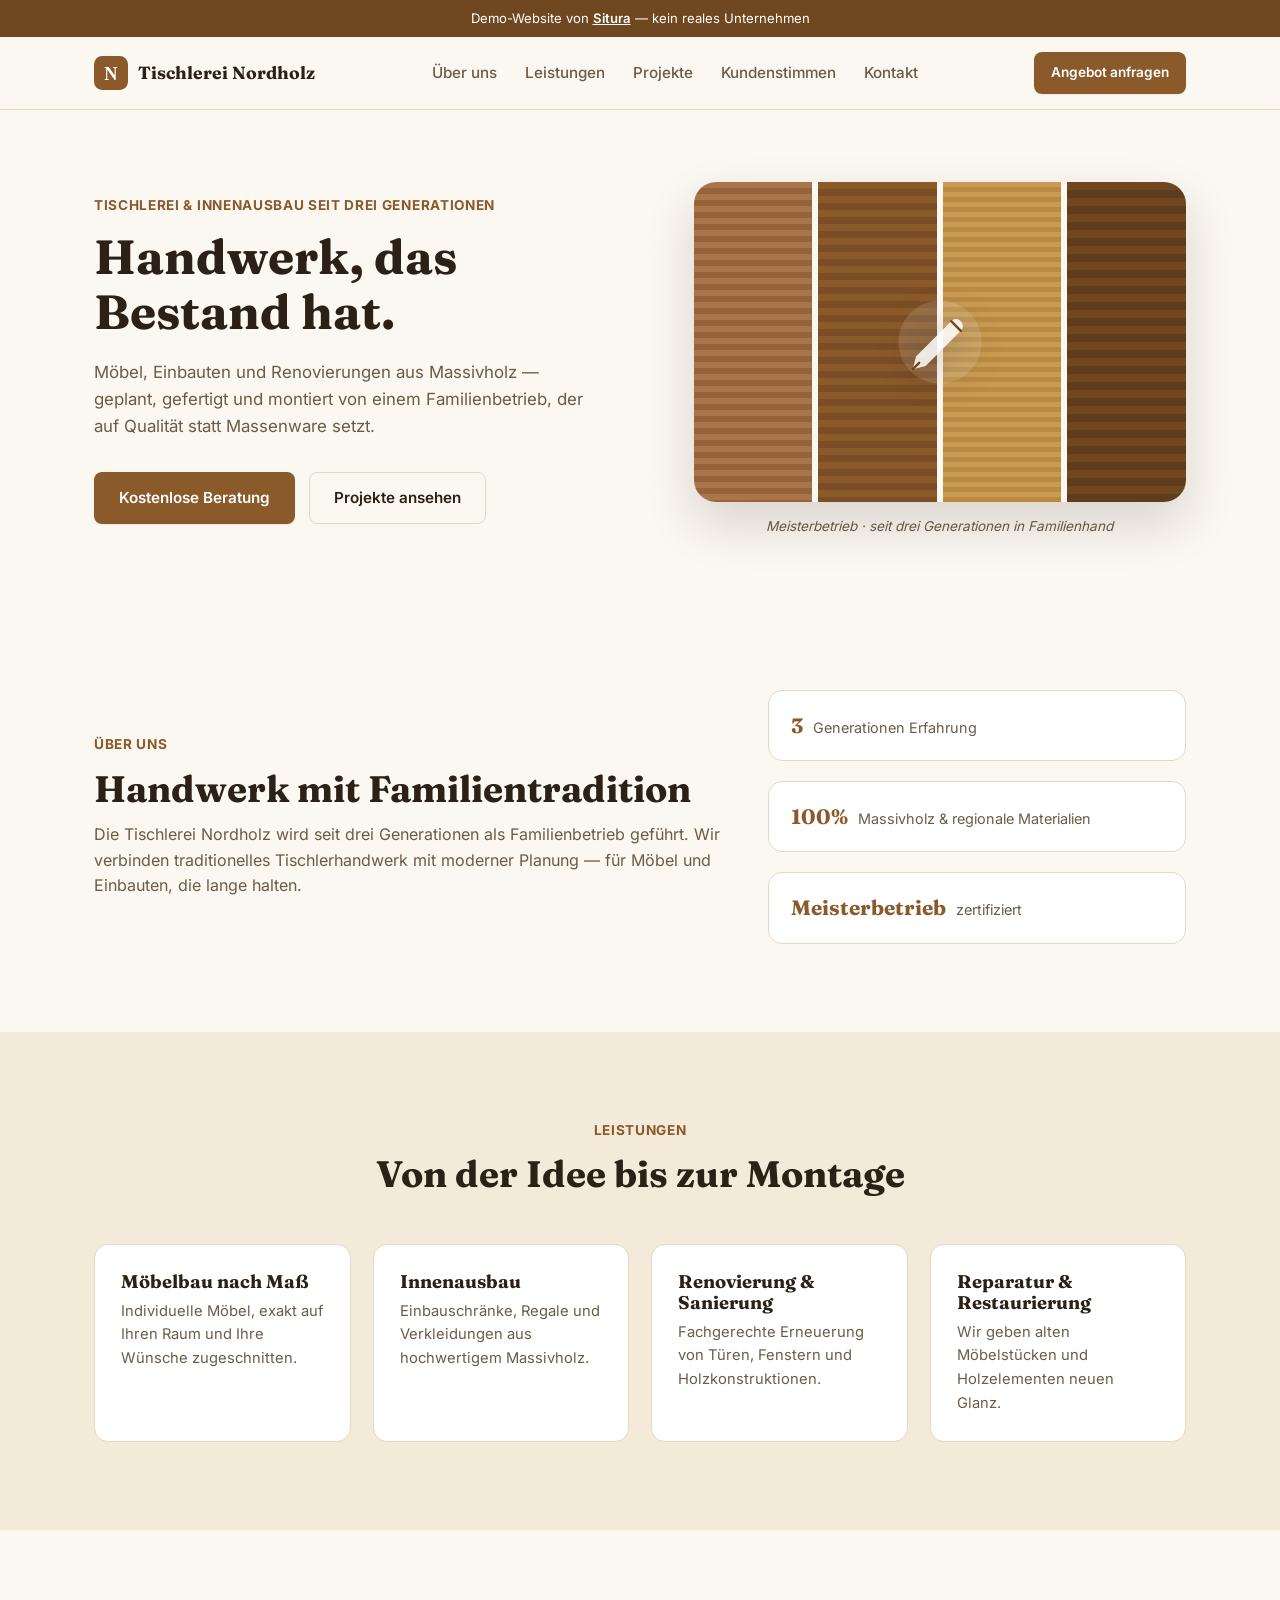
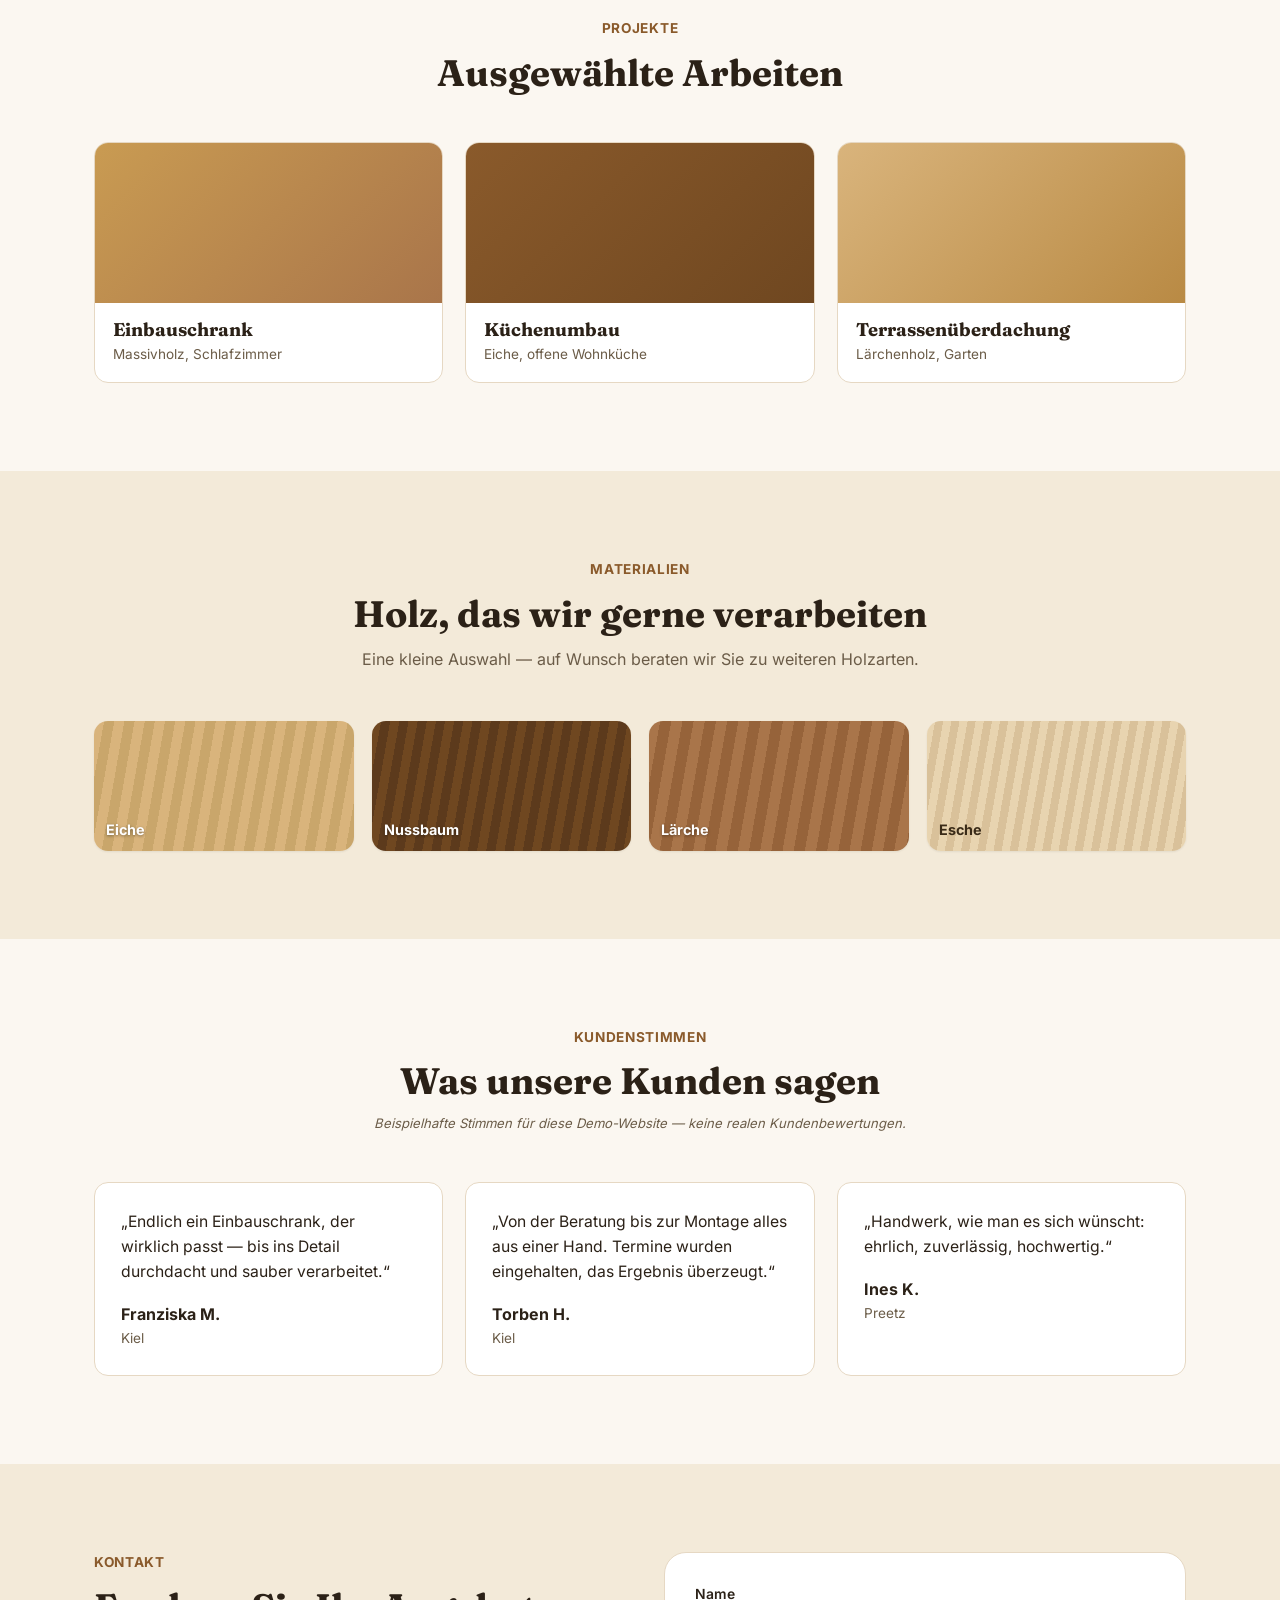
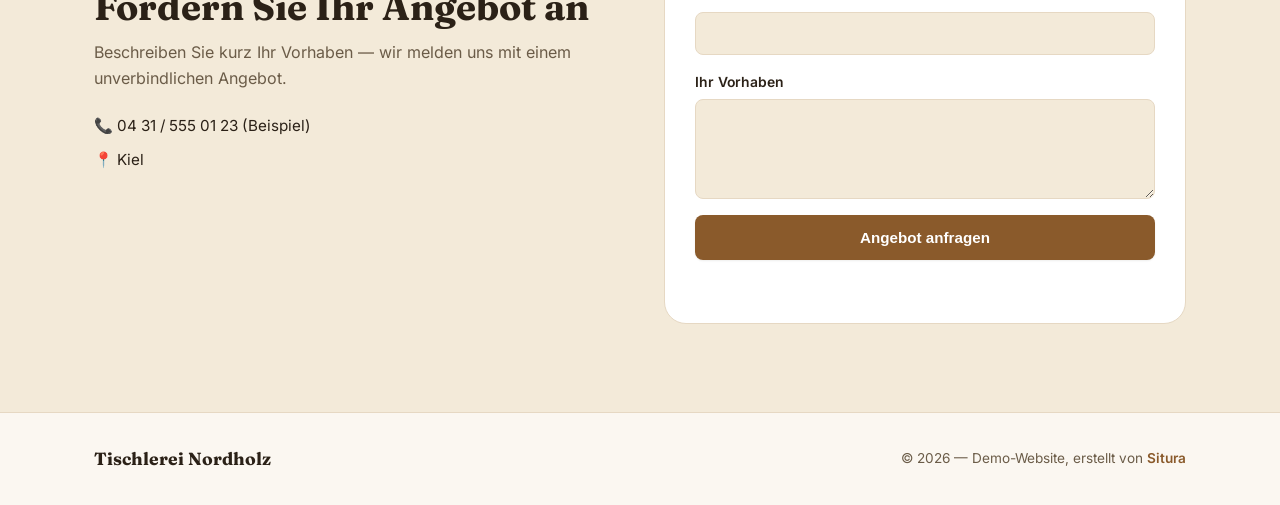
<file: demos/handwerk/index.html>
<!DOCTYPE html>
<html lang="de">
<head>
<meta charset="UTF-8">
<meta name="viewport" content="width=device-width, initial-scale=1.0">
<title>Tischlerei Nordholz — Demo-Website von Situra</title>
<meta name="description" content="Demo-Website für einen Handwerksbetrieb, erstellt von Situra. Kein reales Unternehmen.">
<meta name="robots" content="noindex, nofollow">
<link rel="icon" href="data:image/svg+xml,<svg xmlns=%22http://www.w3.org/2000/svg%22 viewBox=%220 0 100 100%22><rect width=%22100%22 height=%22100%22 rx=%2224%22 fill=%22%238a5a2b%22/><text x=%2250%22 y=%2270%22 font-family=%22Georgia, serif%22 font-weight=%22700%22 font-size=%2254%22 fill=%22white%22 text-anchor=%22middle%22>N</text></svg>">
<link rel="stylesheet" href="style.css">
</head>
<body>

<div class="demo-flag">Demo-Website von <a href="../../index.html">Situra</a> — kein reales Unternehmen</div>

<header class="site-header" id="siteHeader">
  <div class="container header-inner">
    <a href="#top" class="logo">
      <svg width="34" height="34" viewBox="0 0 100 100" aria-hidden="true">
        <rect width="100" height="100" rx="24" fill="#8a5a2b"/>
        <text x="50" y="70" font-family="Georgia, serif" font-weight="700" font-size="54" fill="white" text-anchor="middle">N</text>
      </svg>
      <span>Tischlerei Nordholz</span>
    </a>
    <nav class="main-nav" id="mainNav" aria-label="Hauptnavigation">
      <ul>
        <li><a href="#ueber-uns">Über uns</a></li>
        <li><a href="#leistungen">Leistungen</a></li>
        <li><a href="#projekte">Projekte</a></li>
        <li><a href="#kundenstimmen">Kundenstimmen</a></li>
        <li><a href="#kontakt">Kontakt</a></li>
      </ul>
    </nav>
    <div class="header-actions">
      <a href="#kontakt" class="btn btn-primary btn-sm">Angebot anfragen</a>
      <button class="nav-toggle" id="navToggle" aria-label="Menü öffnen" aria-expanded="false" aria-controls="mainNav">
        <span></span><span></span><span></span>
      </button>
    </div>
  </div>
</header>

<main>

  <section class="hero" id="top">
    <div class="container hero-inner">
      <div class="hero-text reveal">
        <p class="eyebrow">Tischlerei &amp; Innenausbau seit drei Generationen</p>
        <h1>Handwerk, das Bestand hat.</h1>
        <p class="hero-lead">
          Möbel, Einbauten und Renovierungen aus Massivholz — geplant,
          gefertigt und montiert von einem Familienbetrieb, der auf
          Qualität statt Massenware setzt.
        </p>
        <div class="hero-cta">
          <a href="#kontakt" class="btn btn-primary">Kostenlose Beratung</a>
          <a href="#projekte" class="btn btn-ghost">Projekte ansehen</a>
        </div>
      </div>
      <div class="hero-visual reveal" aria-hidden="true">
        <div class="wood-panel">
          <div class="wood-grain"></div>
          <div class="wood-grain"></div>
          <div class="wood-grain"></div>
          <div class="wood-grain"></div>
          <svg class="wood-panel-tool" viewBox="0 0 120 120" aria-hidden="true">
            <circle cx="60" cy="60" r="52" fill="rgba(255,255,255,0.12)"/>
            <path d="M30 78 L74 34 A8 8 0 0 1 86 34 L86 34 A8 8 0 0 1 86 46 L42 90 L26 94 Z" fill="rgba(255,255,255,0.85)"/>
            <path d="M74 34 L86 46" stroke="#6f4720" stroke-width="3" stroke-linecap="round"/>
            <path d="M26 94 L34 86" stroke="#6f4720" stroke-width="3" stroke-linecap="round"/>
          </svg>
        </div>
        <p class="hero-caption">Meisterbetrieb · seit drei Generationen in Familienhand</p>
      </div>
    </div>
  </section>

  <section class="section" id="ueber-uns">
    <div class="container about-split reveal">
      <div>
        <p class="eyebrow">Über uns</p>
        <h2>Handwerk mit Familientradition</h2>
        <p class="section-lead">
          Die Tischlerei Nordholz wird seit drei Generationen als
          Familienbetrieb geführt. Wir verbinden traditionelles
          Tischlerhandwerk mit moderner Planung — für Möbel und Einbauten,
          die lange halten.
        </p>
      </div>
      <ul class="fact-list">
        <li><strong>3</strong><span>Generationen Erfahrung</span></li>
        <li><strong>100%</strong><span>Massivholz &amp; regionale Materialien</span></li>
        <li><strong>Meisterbetrieb</strong><span>zertifiziert</span></li>
      </ul>
    </div>
  </section>

  <section class="section section-alt" id="leistungen">
    <div class="container">
      <div class="section-head reveal">
        <p class="eyebrow">Leistungen</p>
        <h2>Von der Idee bis zur Montage</h2>
      </div>
      <div class="grid grid-4">
        <article class="card reveal">
          <h3>Möbelbau nach Maß</h3>
          <p>Individuelle Möbel, exakt auf Ihren Raum und Ihre Wünsche zugeschnitten.</p>
        </article>
        <article class="card reveal">
          <h3>Innenausbau</h3>
          <p>Einbauschränke, Regale und Verkleidungen aus hochwertigem Massivholz.</p>
        </article>
        <article class="card reveal">
          <h3>Renovierung &amp; Sanierung</h3>
          <p>Fachgerechte Erneuerung von Türen, Fenstern und Holzkonstruktionen.</p>
        </article>
        <article class="card reveal">
          <h3>Reparatur &amp; Restaurierung</h3>
          <p>Wir geben alten Möbelstücken und Holzelementen neuen Glanz.</p>
        </article>
      </div>
    </div>
  </section>

  <section class="section" id="projekte">
    <div class="container">
      <div class="section-head reveal">
        <p class="eyebrow">Projekte</p>
        <h2>Ausgewählte Arbeiten</h2>
      </div>
      <div class="grid grid-3">
        <article class="project-card reveal">
          <div class="project-thumb thumb-a"></div>
          <div class="project-info"><h3>Einbauschrank</h3><p>Massivholz, Schlafzimmer</p></div>
        </article>
        <article class="project-card reveal">
          <div class="project-thumb thumb-b"></div>
          <div class="project-info"><h3>Küchenumbau</h3><p>Eiche, offene Wohnküche</p></div>
        </article>
        <article class="project-card reveal">
          <div class="project-thumb thumb-c"></div>
          <div class="project-info"><h3>Terrassenüberdachung</h3><p>Lärchenholz, Garten</p></div>
        </article>
      </div>
    </div>
  </section>

  <section class="section section-alt" id="materialien">
    <div class="container">
      <div class="section-head reveal">
        <p class="eyebrow">Materialien</p>
        <h2>Holz, das wir gerne verarbeiten</h2>
        <p class="section-lead">Eine kleine Auswahl — auf Wunsch beraten wir Sie zu weiteren Holzarten.</p>
      </div>
      <ul class="material-strip">
        <li class="material-swatch swatch-eiche reveal"><span>Eiche</span></li>
        <li class="material-swatch swatch-nuss reveal"><span>Nussbaum</span></li>
        <li class="material-swatch swatch-laerche reveal"><span>Lärche</span></li>
        <li class="material-swatch swatch-esche reveal"><span>Esche</span></li>
      </ul>
    </div>
  </section>

  <section class="section" id="kundenstimmen">
    <div class="container">
      <div class="section-head reveal">
        <p class="eyebrow">Kundenstimmen</p>
        <h2>Was unsere Kunden sagen</h2>
        <p class="section-note">Beispielhafte Stimmen für diese Demo-Website — keine realen Kundenbewertungen.</p>
      </div>
      <div class="grid grid-3">
        <blockquote class="testimonial reveal">
          <p>„Endlich ein Einbauschrank, der wirklich passt — bis ins Detail durchdacht und sauber verarbeitet.“</p>
          <footer><strong>Franziska M.</strong><span>Kiel</span></footer>
        </blockquote>
        <blockquote class="testimonial reveal">
          <p>„Von der Beratung bis zur Montage alles aus einer Hand. Termine wurden eingehalten, das Ergebnis überzeugt.“</p>
          <footer><strong>Torben H.</strong><span>Kiel</span></footer>
        </blockquote>
        <blockquote class="testimonial reveal">
          <p>„Handwerk, wie man es sich wünscht: ehrlich, zuverlässig, hochwertig.“</p>
          <footer><strong>Ines K.</strong><span>Preetz</span></footer>
        </blockquote>
      </div>
    </div>
  </section>

  <section class="section section-alt kontakt" id="kontakt">
    <div class="container kontakt-grid">
      <div class="reveal">
        <p class="eyebrow">Kontakt</p>
        <h2>Fordern Sie Ihr Angebot an</h2>
        <p class="section-lead">Beschreiben Sie kurz Ihr Vorhaben — wir melden uns mit einem unverbindlichen Angebot.</p>
        <ul class="kontakt-details">
          <li>📞 04 31 / 555 01 23 (Beispiel)</li>
          <li>📍 Kiel</li>
        </ul>
      </div>
      <form class="kontakt-form reveal" id="demoForm" novalidate>
        <div class="form-row">
          <label for="name">Name</label>
          <input type="text" id="name" required>
        </div>
        <div class="form-row">
          <label for="nachricht">Ihr Vorhaben</label>
          <textarea id="nachricht" rows="4" required></textarea>
        </div>
        <button type="submit" class="btn btn-primary btn-block">Angebot anfragen</button>
        <p class="form-status" id="formStatus" role="status" aria-live="polite"></p>
      </form>
    </div>
  </section>

</main>

<footer class="site-footer">
  <div class="container footer-inner">
    <span class="logo"><span>Tischlerei Nordholz</span></span>
    <p class="footer-copy">&copy; <span id="year"></span> — Demo-Website, erstellt von <a href="../../index.html">Situra</a></p>
  </div>
</footer>

<script src="../demo-common.js"></script>
</body>
</html>
</file>
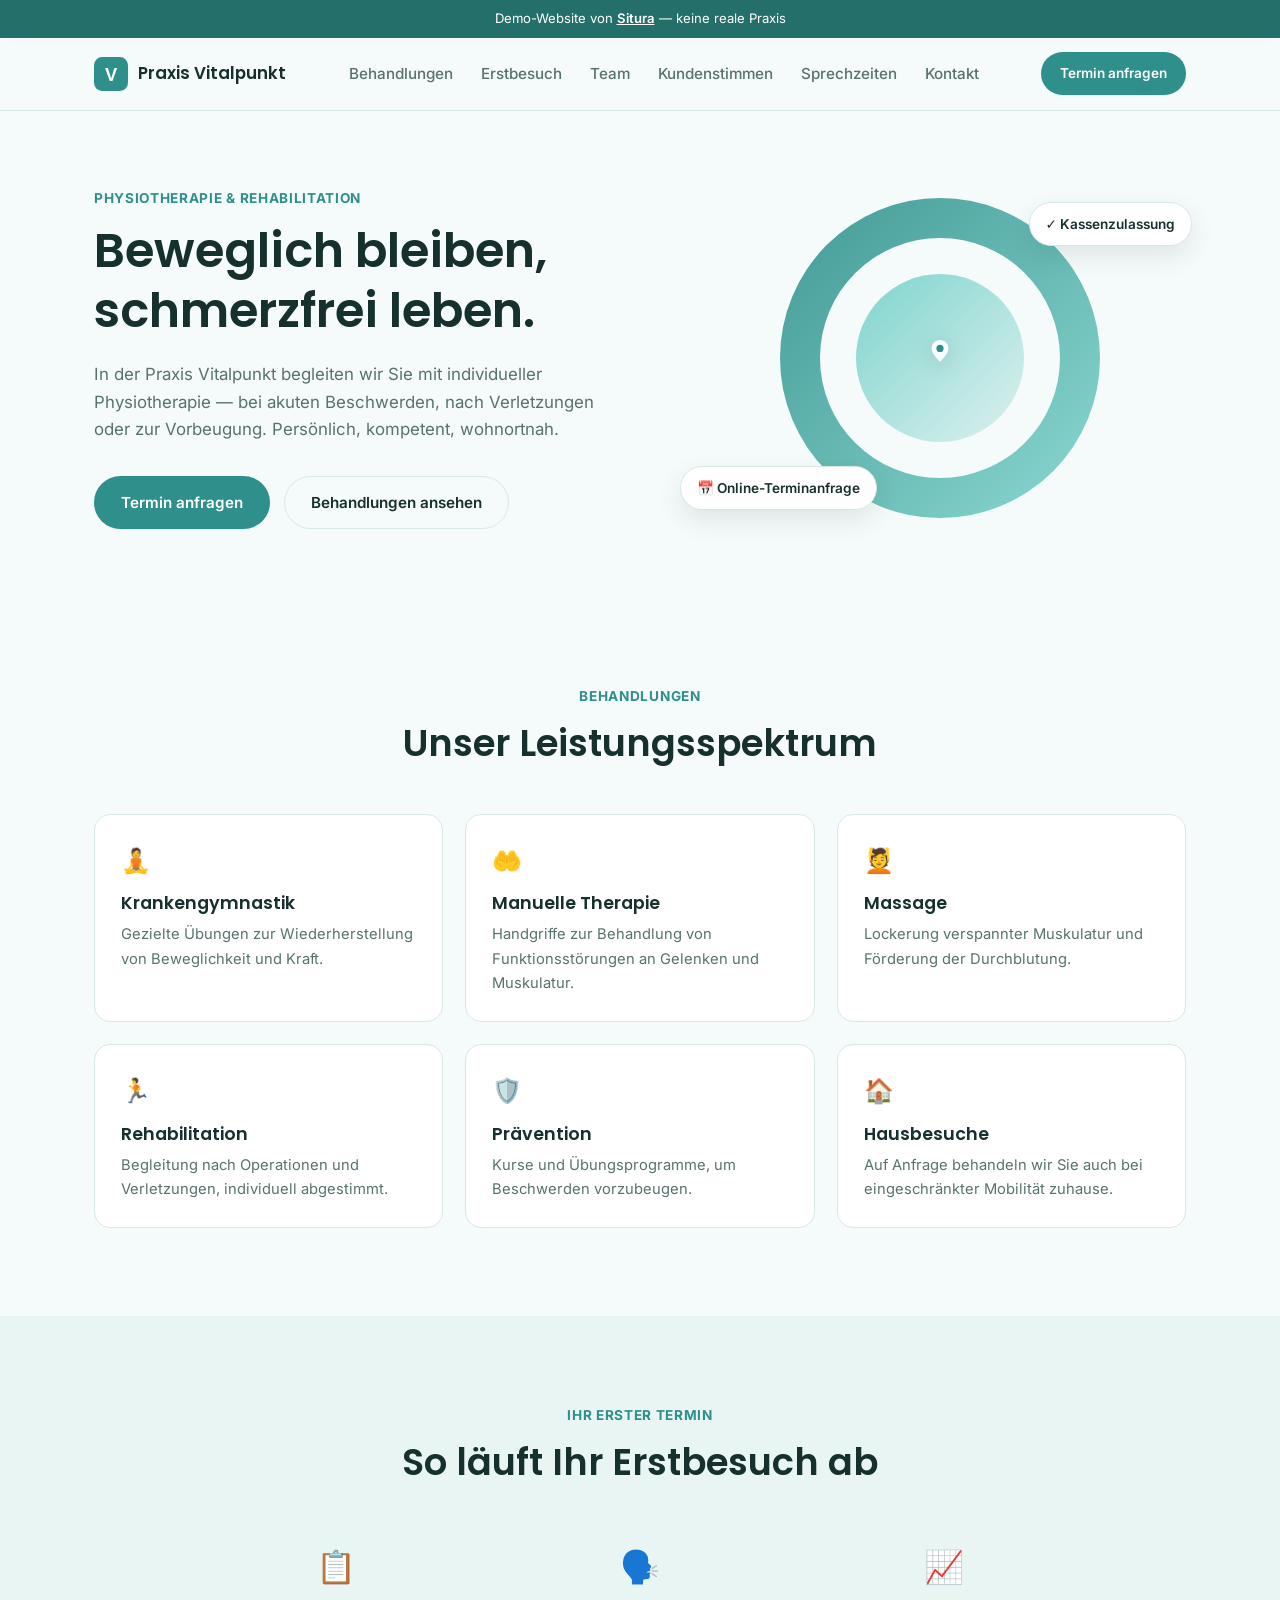
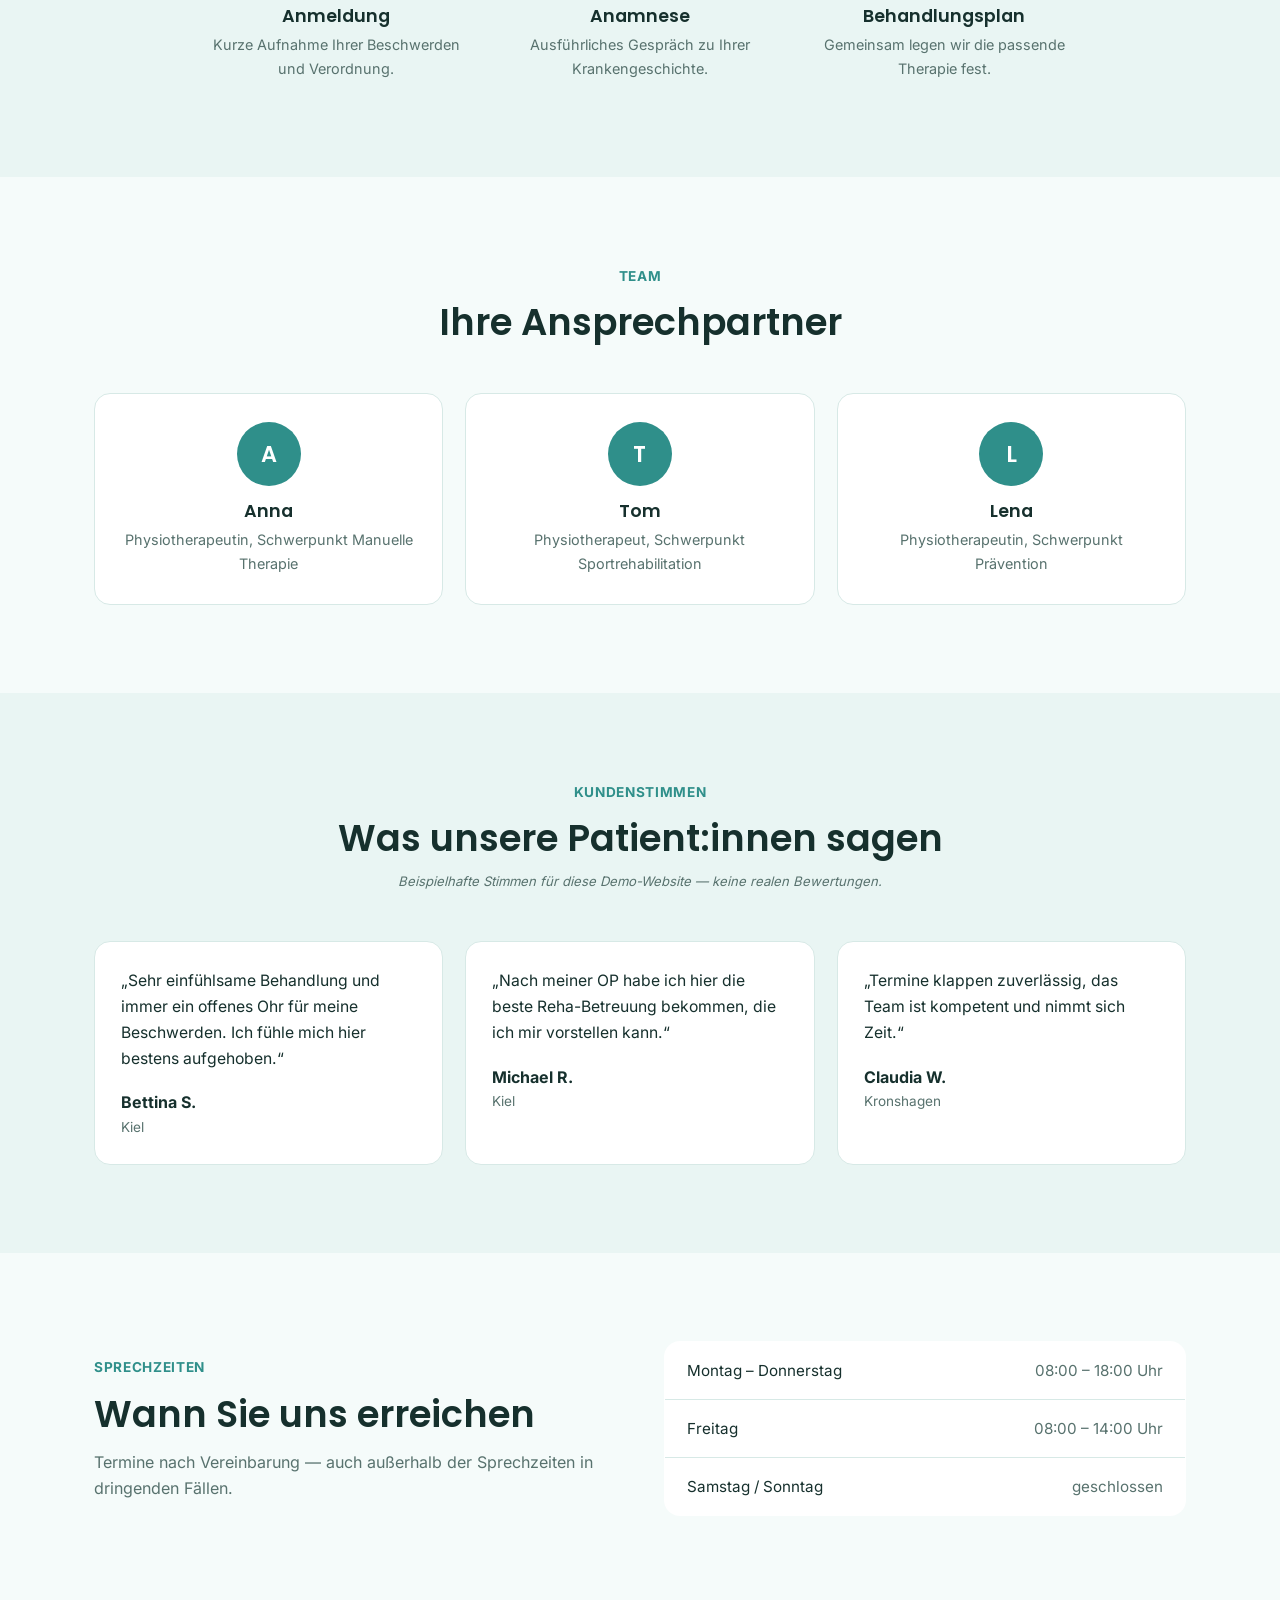
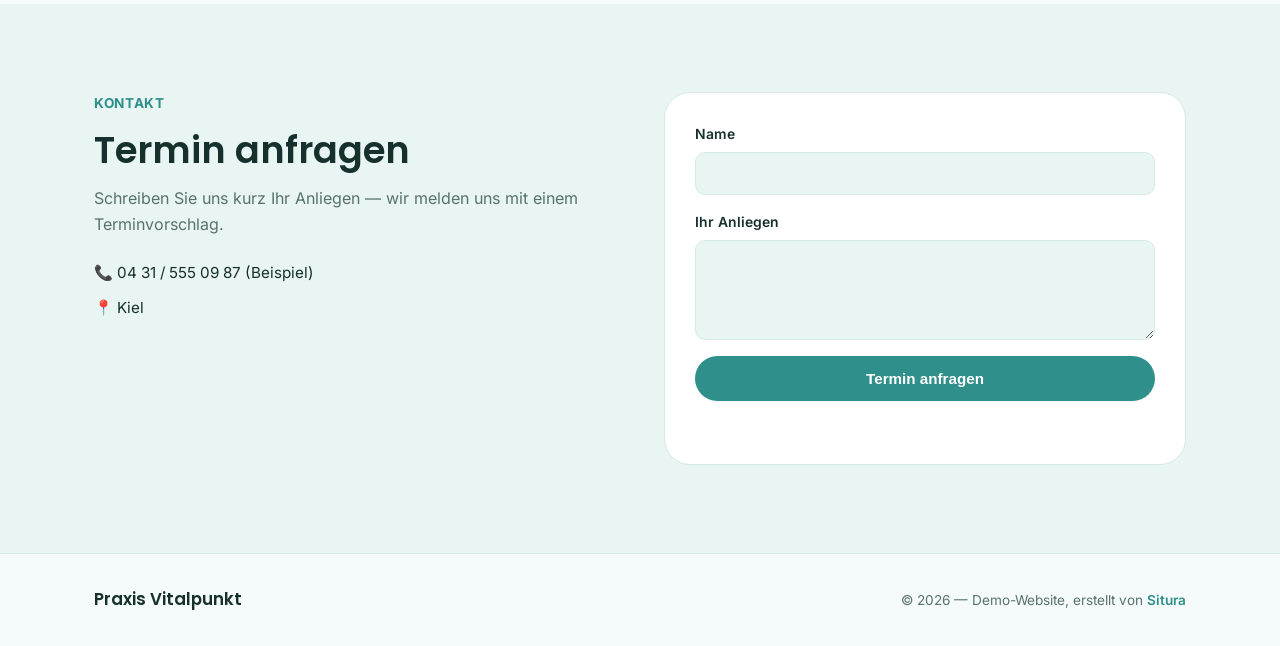
<file: demos/praxis/index.html>
<!DOCTYPE html>
<html lang="de">
<head>
<meta charset="UTF-8">
<meta name="viewport" content="width=device-width, initial-scale=1.0">
<title>Praxis Vitalpunkt — Demo-Website von Situra</title>
<meta name="description" content="Demo-Website für eine Physiotherapie-Praxis, erstellt von Situra. Keine reale Praxis.">
<meta name="robots" content="noindex, nofollow">
<link rel="icon" href="data:image/svg+xml,<svg xmlns=%22http://www.w3.org/2000/svg%22 viewBox=%220 0 100 100%22><rect width=%22100%22 height=%22100%22 rx=%2224%22 fill=%22%232f8f8a%22/><text x=%2250%22 y=%2270%22 font-family=%22Arial, sans-serif%22 font-weight=%22700%22 font-size=%2254%22 fill=%22white%22 text-anchor=%22middle%22>V</text></svg>">
<link rel="stylesheet" href="style.css">
</head>
<body>

<div class="demo-flag">Demo-Website von <a href="../../index.html">Situra</a> — keine reale Praxis</div>

<header class="site-header" id="siteHeader">
  <div class="container header-inner">
    <a href="#top" class="logo">
      <svg width="34" height="34" viewBox="0 0 100 100" aria-hidden="true">
        <rect width="100" height="100" rx="24" fill="#2f8f8a"/>
        <text x="50" y="70" font-family="Arial, sans-serif" font-weight="700" font-size="54" fill="white" text-anchor="middle">V</text>
      </svg>
      <span>Praxis Vitalpunkt</span>
    </a>
    <nav class="main-nav" id="mainNav" aria-label="Hauptnavigation">
      <ul>
        <li><a href="#behandlungen">Behandlungen</a></li>
        <li><a href="#erstbesuch">Erstbesuch</a></li>
        <li><a href="#team">Team</a></li>
        <li><a href="#kundenstimmen">Kundenstimmen</a></li>
        <li><a href="#sprechzeiten">Sprechzeiten</a></li>
        <li><a href="#kontakt">Kontakt</a></li>
      </ul>
    </nav>
    <div class="header-actions">
      <a href="#kontakt" class="btn btn-primary btn-sm">Termin anfragen</a>
      <button class="nav-toggle" id="navToggle" aria-label="Menü öffnen" aria-expanded="false" aria-controls="mainNav">
        <span></span><span></span><span></span>
      </button>
    </div>
  </div>
</header>

<main>

  <section class="hero" id="top">
    <div class="container hero-inner">
      <div class="hero-text reveal">
        <p class="eyebrow">Physiotherapie &amp; Rehabilitation</p>
        <h1>Beweglich bleiben, schmerzfrei leben.</h1>
        <p class="hero-lead">
          In der Praxis Vitalpunkt begleiten wir Sie mit individueller
          Physiotherapie — bei akuten Beschwerden, nach Verletzungen oder
          zur Vorbeugung. Persönlich, kompetent, wohnortnah.
        </p>
        <div class="hero-cta">
          <a href="#kontakt" class="btn btn-primary">Termin anfragen</a>
          <a href="#behandlungen" class="btn btn-ghost">Behandlungen ansehen</a>
        </div>
      </div>
      <div class="hero-visual reveal" aria-hidden="true">
        <div class="calm-shape">
          <div class="calm-ring ring-1"></div>
          <div class="calm-ring ring-2"></div>
          <div class="calm-ring ring-3"></div>
          <svg class="calm-icon" viewBox="0 0 100 100" aria-hidden="true">
            <path d="M50 20 C58 20 64 26 64 34 C64 44 50 56 50 56 C50 56 36 44 36 34 C36 26 42 20 50 20 Z" fill="#fff" fill-opacity="0.92"/>
            <circle cx="50" cy="34" r="6" fill="#2f8f8a"/>
          </svg>
        </div>
        <div class="floaty floaty-1">✓ Kassenzulassung</div>
        <div class="floaty floaty-2">📅 Online-Terminanfrage</div>
      </div>
    </div>
  </section>

  <section class="section" id="behandlungen">
    <div class="container">
      <div class="section-head reveal">
        <p class="eyebrow">Behandlungen</p>
        <h2>Unser Leistungsspektrum</h2>
      </div>
      <div class="grid grid-3">
        <article class="card reveal">
          <div class="card-icon">🧘</div>
          <h3>Krankengymnastik</h3>
          <p>Gezielte Übungen zur Wiederherstellung von Beweglichkeit und Kraft.</p>
        </article>
        <article class="card reveal">
          <div class="card-icon">🤲</div>
          <h3>Manuelle Therapie</h3>
          <p>Handgriffe zur Behandlung von Funktionsstörungen an Gelenken und Muskulatur.</p>
        </article>
        <article class="card reveal">
          <div class="card-icon">💆</div>
          <h3>Massage</h3>
          <p>Lockerung verspannter Muskulatur und Förderung der Durchblutung.</p>
        </article>
        <article class="card reveal">
          <div class="card-icon">🏃</div>
          <h3>Rehabilitation</h3>
          <p>Begleitung nach Operationen und Verletzungen, individuell abgestimmt.</p>
        </article>
        <article class="card reveal">
          <div class="card-icon">🛡️</div>
          <h3>Prävention</h3>
          <p>Kurse und Übungsprogramme, um Beschwerden vorzubeugen.</p>
        </article>
        <article class="card reveal">
          <div class="card-icon">🏠</div>
          <h3>Hausbesuche</h3>
          <p>Auf Anfrage behandeln wir Sie auch bei eingeschränkter Mobilität zuhause.</p>
        </article>
      </div>
    </div>
  </section>

  <section class="section section-alt" id="erstbesuch">
    <div class="container">
      <div class="section-head reveal">
        <p class="eyebrow">Ihr erster Termin</p>
        <h2>So läuft Ihr Erstbesuch ab</h2>
      </div>
      <div class="visit-row">
        <div class="visit-step reveal">
          <span class="visit-icon">📋</span>
          <h3>Anmeldung</h3>
          <p>Kurze Aufnahme Ihrer Beschwerden und Verordnung.</p>
        </div>
        <div class="visit-step reveal">
          <span class="visit-icon">🗣️</span>
          <h3>Anamnese</h3>
          <p>Ausführliches Gespräch zu Ihrer Krankengeschichte.</p>
        </div>
        <div class="visit-step reveal">
          <span class="visit-icon">📈</span>
          <h3>Behandlungsplan</h3>
          <p>Gemeinsam legen wir die passende Therapie fest.</p>
        </div>
      </div>
    </div>
  </section>

  <section class="section" id="team">
    <div class="container">
      <div class="section-head reveal">
        <p class="eyebrow">Team</p>
        <h2>Ihre Ansprechpartner</h2>
      </div>
      <div class="grid grid-3">
        <article class="team-card reveal">
          <div class="team-avatar">A</div>
          <h3>Anna</h3>
          <p>Physiotherapeutin, Schwerpunkt Manuelle Therapie</p>
        </article>
        <article class="team-card reveal">
          <div class="team-avatar">T</div>
          <h3>Tom</h3>
          <p>Physiotherapeut, Schwerpunkt Sportrehabilitation</p>
        </article>
        <article class="team-card reveal">
          <div class="team-avatar">L</div>
          <h3>Lena</h3>
          <p>Physiotherapeutin, Schwerpunkt Prävention</p>
        </article>
      </div>
    </div>
  </section>

  <section class="section section-alt" id="kundenstimmen">
    <div class="container">
      <div class="section-head reveal">
        <p class="eyebrow">Kundenstimmen</p>
        <h2>Was unsere Patient:innen sagen</h2>
        <p class="section-note">Beispielhafte Stimmen für diese Demo-Website — keine realen Bewertungen.</p>
      </div>
      <div class="grid grid-3">
        <blockquote class="testimonial reveal">
          <p>„Sehr einfühlsame Behandlung und immer ein offenes Ohr für meine Beschwerden. Ich fühle mich hier bestens aufgehoben.“</p>
          <footer><strong>Bettina S.</strong><span>Kiel</span></footer>
        </blockquote>
        <blockquote class="testimonial reveal">
          <p>„Nach meiner OP habe ich hier die beste Reha-Betreuung bekommen, die ich mir vorstellen kann.“</p>
          <footer><strong>Michael R.</strong><span>Kiel</span></footer>
        </blockquote>
        <blockquote class="testimonial reveal">
          <p>„Termine klappen zuverlässig, das Team ist kompetent und nimmt sich Zeit.“</p>
          <footer><strong>Claudia W.</strong><span>Kronshagen</span></footer>
        </blockquote>
      </div>
    </div>
  </section>

  <section class="section" id="sprechzeiten">
    <div class="container sprechzeiten-grid reveal">
      <div>
        <p class="eyebrow">Sprechzeiten</p>
        <h2>Wann Sie uns erreichen</h2>
        <p class="section-lead">Termine nach Vereinbarung — auch außerhalb der Sprechzeiten in dringenden Fällen.</p>
      </div>
      <table class="hours-table">
        <tbody>
          <tr><td>Montag – Donnerstag</td><td>08:00 – 18:00 Uhr</td></tr>
          <tr><td>Freitag</td><td>08:00 – 14:00 Uhr</td></tr>
          <tr><td>Samstag / Sonntag</td><td>geschlossen</td></tr>
        </tbody>
      </table>
    </div>
  </section>

  <section class="section section-alt kontakt" id="kontakt">
    <div class="container kontakt-grid">
      <div class="reveal">
        <p class="eyebrow">Kontakt</p>
        <h2>Termin anfragen</h2>
        <p class="section-lead">Schreiben Sie uns kurz Ihr Anliegen — wir melden uns mit einem Terminvorschlag.</p>
        <ul class="kontakt-details">
          <li>📞 04 31 / 555 09 87 (Beispiel)</li>
          <li>📍 Kiel</li>
        </ul>
      </div>
      <form class="kontakt-form reveal" id="demoForm" novalidate>
        <div class="form-row">
          <label for="name">Name</label>
          <input type="text" id="name" required>
        </div>
        <div class="form-row">
          <label for="anliegen">Ihr Anliegen</label>
          <textarea id="anliegen" rows="4" required></textarea>
        </div>
        <button type="submit" class="btn btn-primary btn-block">Termin anfragen</button>
        <p class="form-status" id="formStatus" role="status" aria-live="polite"></p>
      </form>
    </div>
  </section>

</main>

<footer class="site-footer">
  <div class="container footer-inner">
    <span class="logo"><span>Praxis Vitalpunkt</span></span>
    <p class="footer-copy">&copy; <span id="year"></span> — Demo-Website, erstellt von <a href="../../index.html">Situra</a></p>
  </div>
</footer>

<script src="../demo-common.js"></script>
</body>
</html>
</file>
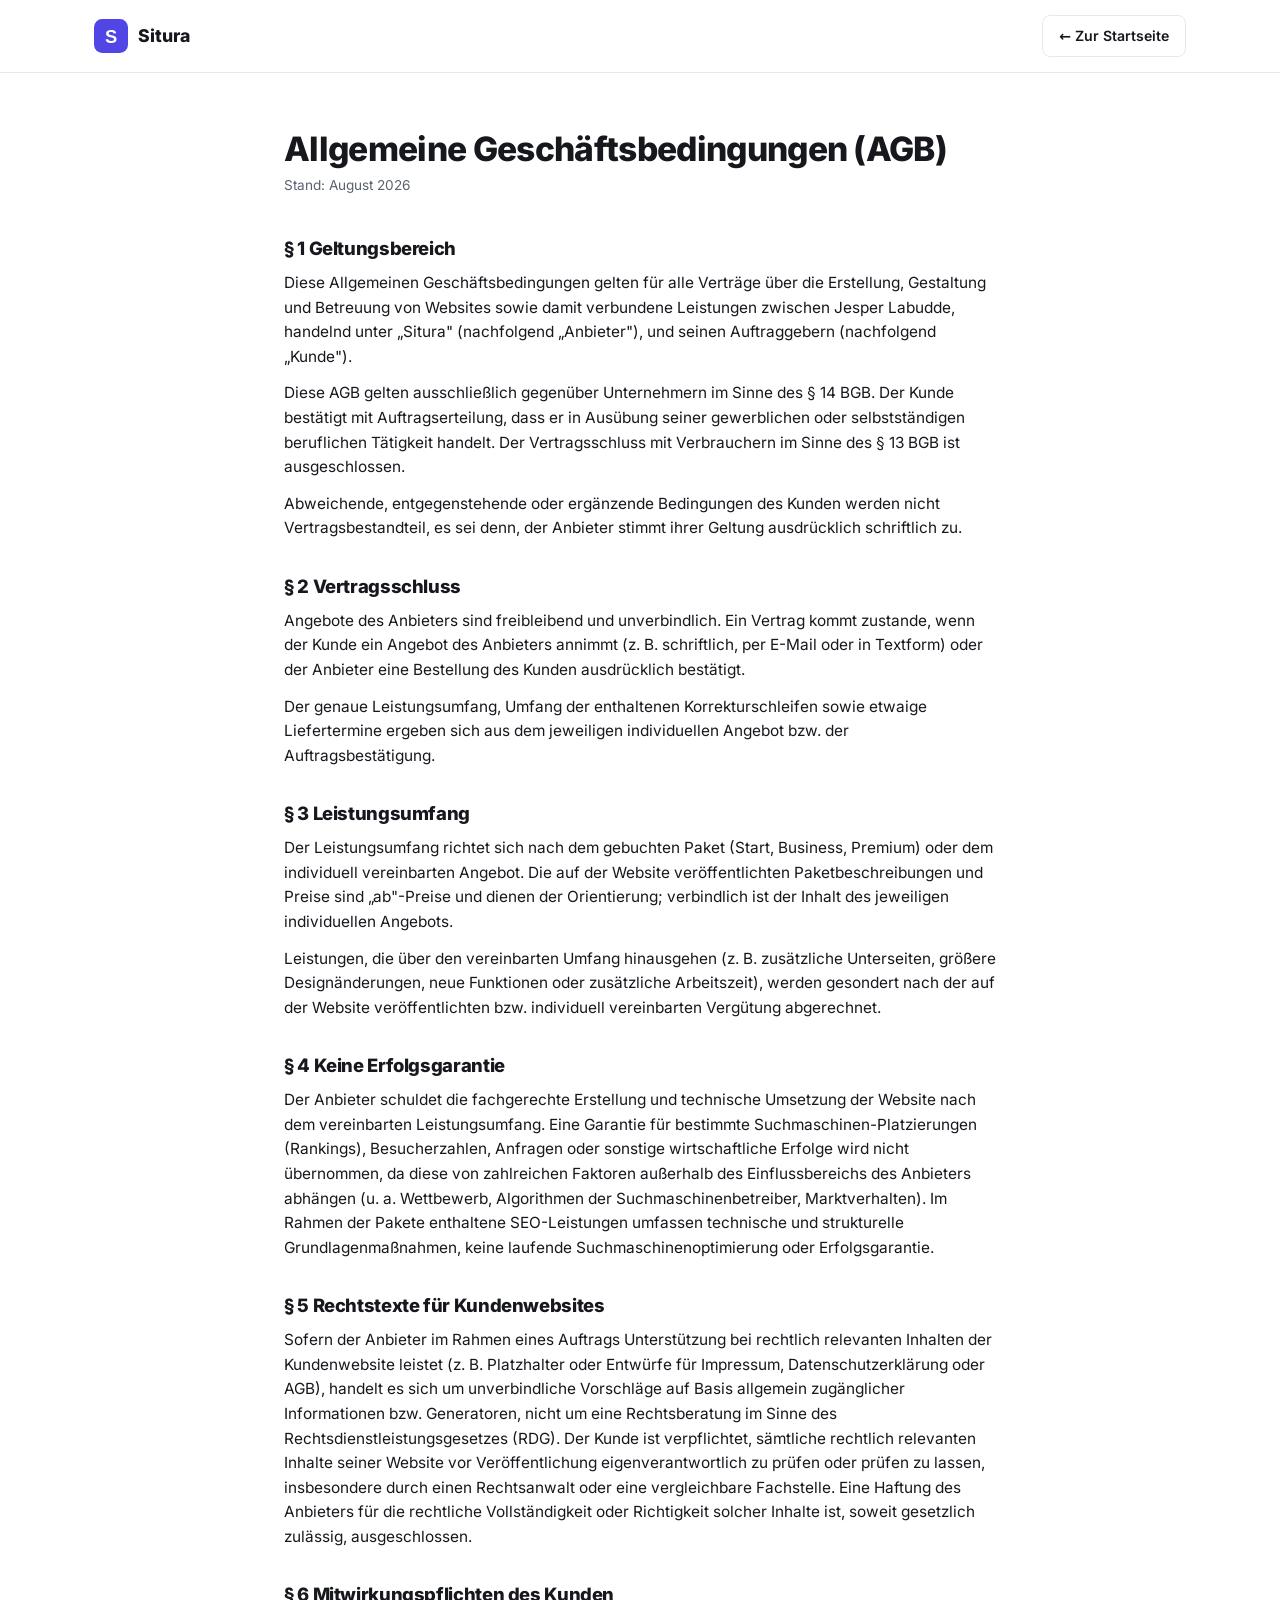
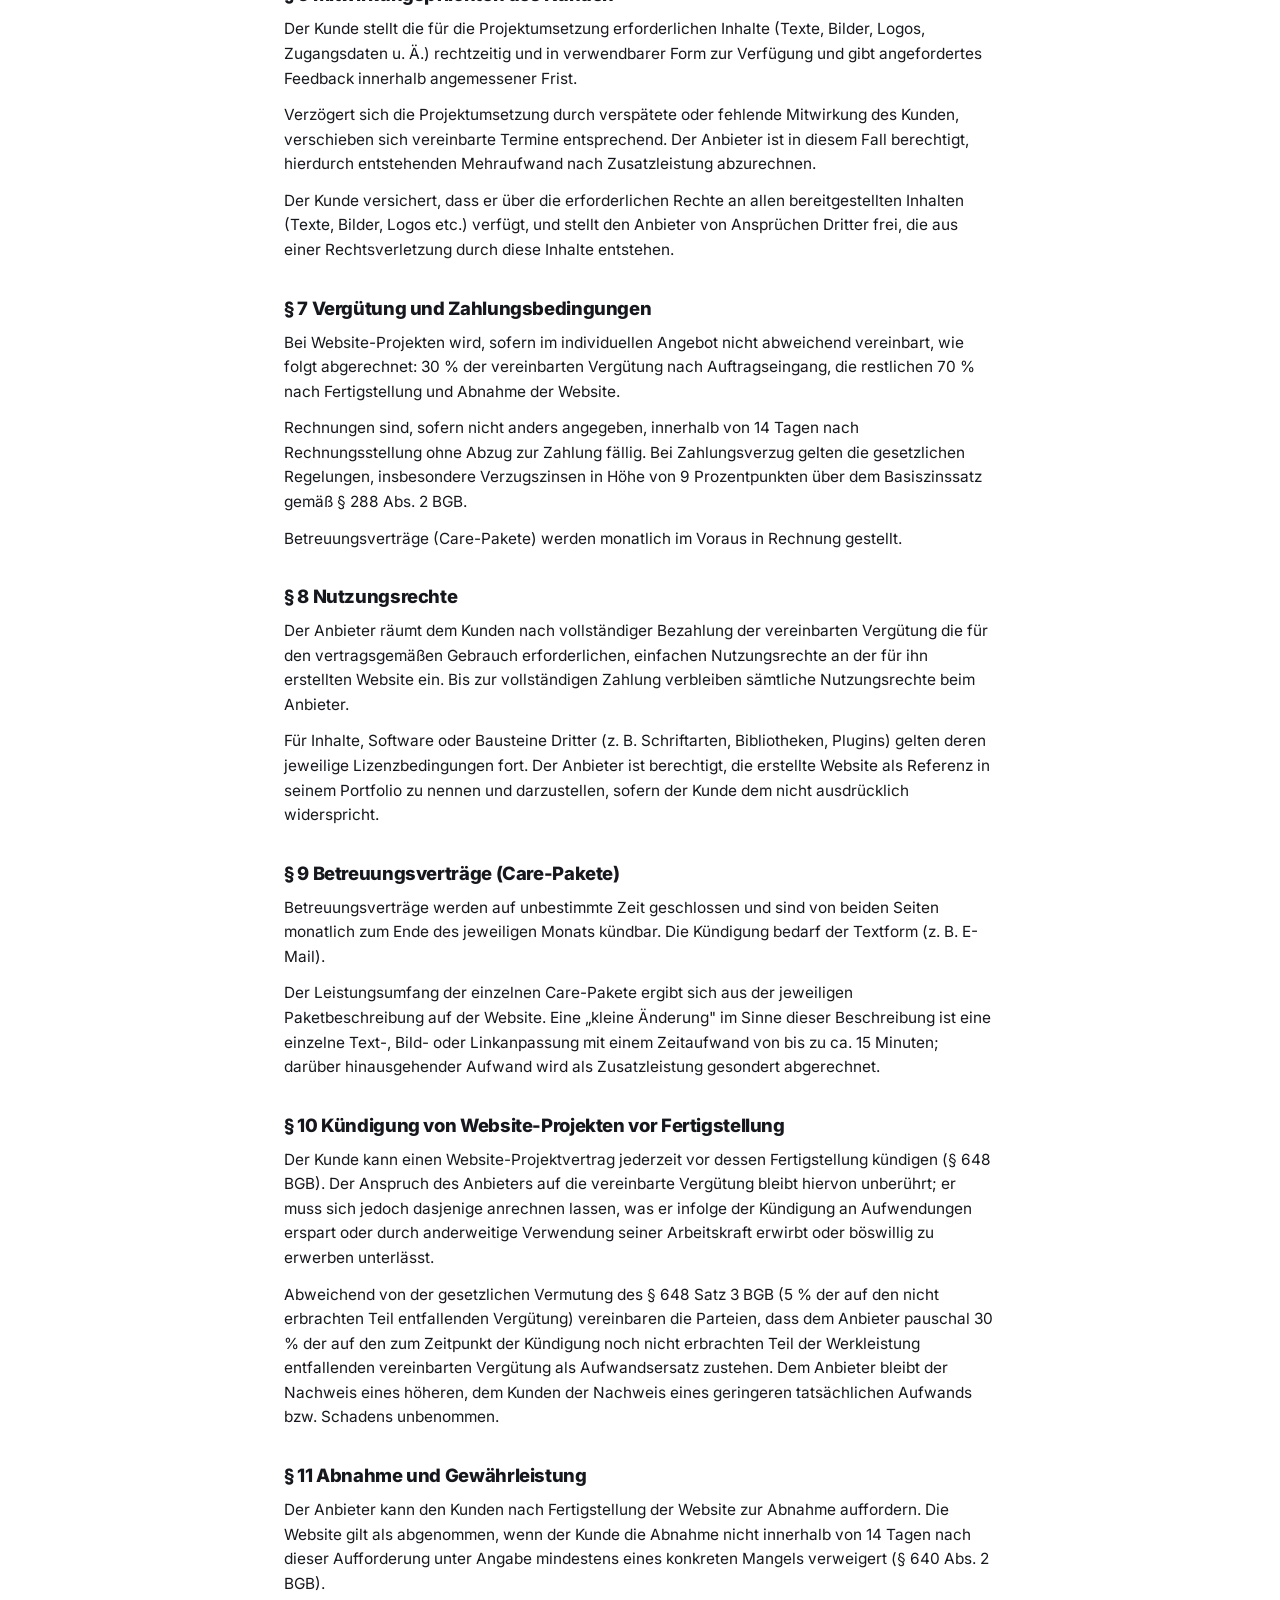
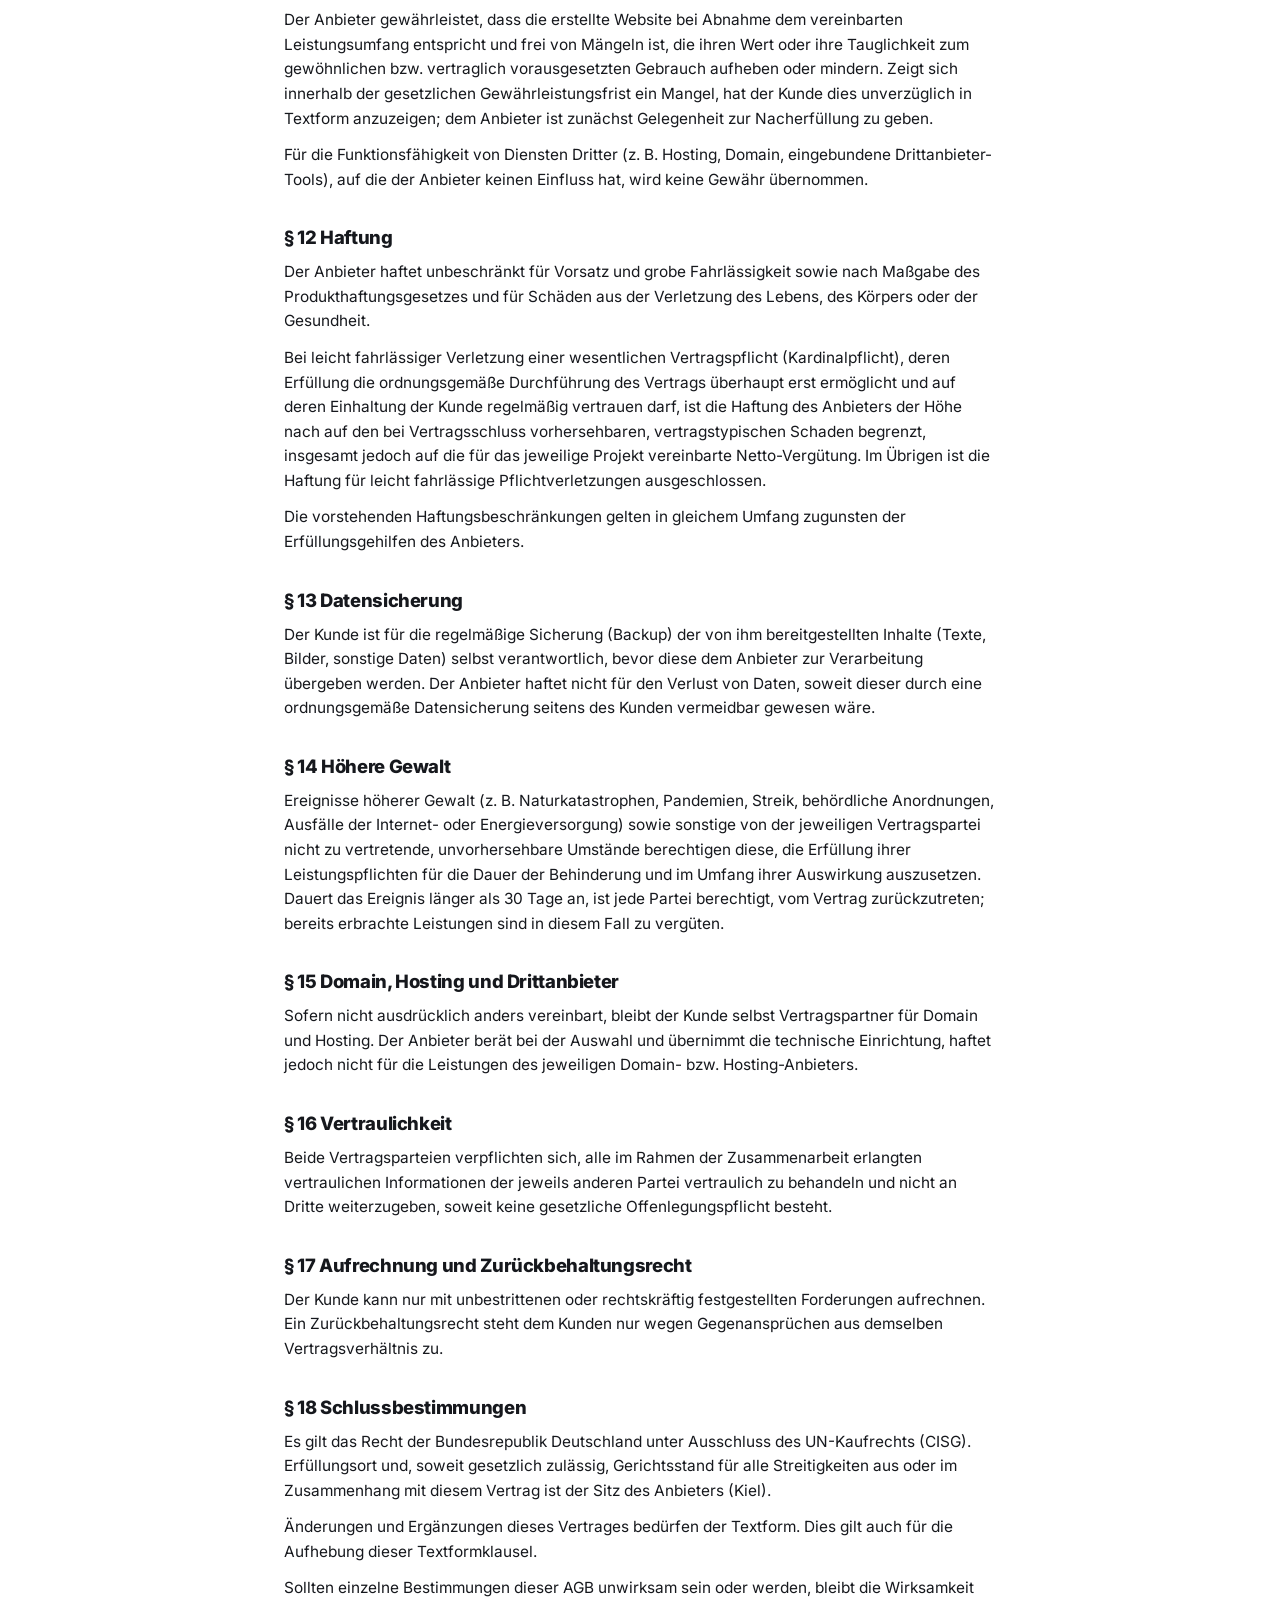
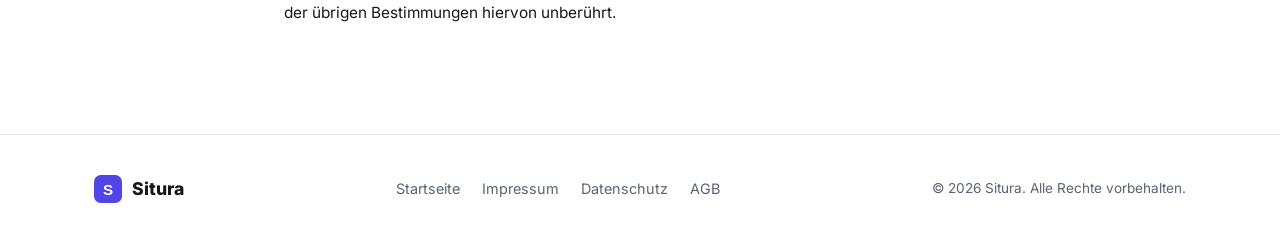
<file: agb.html>
<!DOCTYPE html>
<html lang="de">
<head>
<meta charset="UTF-8">
<meta name="viewport" content="width=device-width, initial-scale=1.0">
<title>Allgemeine Geschäftsbedingungen — Situra</title>
<meta name="robots" content="noindex, follow">
<link rel="icon" href="data:image/svg+xml,<svg xmlns=%22http://www.w3.org/2000/svg%22 viewBox=%220 0 100 100%22><rect width=%22100%22 height=%22100%22 rx=%2224%22 fill=%22%234f46e5%22/><text x=%2250%22 y=%2270%22 font-family=%22Arial, sans-serif%22 font-weight=%22800%22 font-size=%2254%22 fill=%22white%22 text-anchor=%22middle%22>S</text></svg>">
<link rel="stylesheet" href="css/style.css">
</head>
<body>

<header class="site-header">
  <div class="container header-inner">
    <a href="index.html" class="logo">
      <svg width="34" height="34" viewBox="0 0 100 100" aria-hidden="true">
        <rect width="100" height="100" rx="24" fill="#4f46e5"/>
        <text x="50" y="70" font-family="Arial, sans-serif" font-weight="800" font-size="54" fill="white" text-anchor="middle">S</text>
      </svg>
      <span>Situra</span>
    </a>
    <a href="index.html" class="btn btn-ghost btn-sm">← Zur Startseite</a>
  </div>
</header>

<main>
  <div class="legal-content">
    <h1>Allgemeine Geschäftsbedingungen (AGB)</h1>
    <p class="updated">Stand: August 2026</p>

    <h2>§ 1 Geltungsbereich</h2>
    <p>
      Diese Allgemeinen Geschäftsbedingungen gelten für alle Verträge über
      die Erstellung, Gestaltung und Betreuung von Websites sowie damit
      verbundene Leistungen zwischen Jesper Labudde, handelnd unter
      „Situra" (nachfolgend „Anbieter"), und seinen Auftraggebern
      (nachfolgend „Kunde").
    </p>
    <p>
      Diese AGB gelten ausschließlich gegenüber Unternehmern im Sinne des
      § 14 BGB. Der Kunde bestätigt mit Auftragserteilung, dass er in
      Ausübung seiner gewerblichen oder selbstständigen beruflichen
      Tätigkeit handelt. Der Vertragsschluss mit Verbrauchern im Sinne des
      § 13 BGB ist ausgeschlossen.
    </p>
    <p>
      Abweichende, entgegenstehende oder ergänzende Bedingungen des Kunden
      werden nicht Vertragsbestandteil, es sei denn, der Anbieter stimmt
      ihrer Geltung ausdrücklich schriftlich zu.
    </p>

    <h2>§ 2 Vertragsschluss</h2>
    <p>
      Angebote des Anbieters sind freibleibend und unverbindlich. Ein
      Vertrag kommt zustande, wenn der Kunde ein Angebot des Anbieters
      annimmt (z. B. schriftlich, per E-Mail oder in Textform) oder der
      Anbieter eine Bestellung des Kunden ausdrücklich bestätigt.
    </p>
    <p>
      Der genaue Leistungsumfang, Umfang der enthaltenen Korrekturschleifen
      sowie etwaige Liefertermine ergeben sich aus dem jeweiligen
      individuellen Angebot bzw. der Auftragsbestätigung.
    </p>

    <h2>§ 3 Leistungsumfang</h2>
    <p>
      Der Leistungsumfang richtet sich nach dem gebuchten Paket (Start,
      Business, Premium) oder dem individuell vereinbarten Angebot. Die auf
      der Website veröffentlichten Paketbeschreibungen und Preise sind
      „ab"-Preise und dienen der Orientierung; verbindlich ist der Inhalt
      des jeweiligen individuellen Angebots.
    </p>
    <p>
      Leistungen, die über den vereinbarten Umfang hinausgehen (z. B.
      zusätzliche Unterseiten, größere Designänderungen, neue Funktionen
      oder zusätzliche Arbeitszeit), werden gesondert nach der auf der
      Website veröffentlichten bzw. individuell vereinbarten Vergütung
      abgerechnet.
    </p>

    <h2>§ 4 Keine Erfolgsgarantie</h2>
    <p>
      Der Anbieter schuldet die fachgerechte Erstellung und technische
      Umsetzung der Website nach dem vereinbarten Leistungsumfang. Eine
      Garantie für bestimmte Suchmaschinen-Platzierungen (Rankings),
      Besucherzahlen, Anfragen oder sonstige wirtschaftliche Erfolge wird
      nicht übernommen, da diese von zahlreichen Faktoren außerhalb des
      Einflussbereichs des Anbieters abhängen (u. a. Wettbewerb,
      Algorithmen der Suchmaschinenbetreiber, Marktverhalten). Im Rahmen
      der Pakete enthaltene SEO-Leistungen umfassen technische und
      strukturelle Grundlagenmaßnahmen, keine laufende
      Suchmaschinenoptimierung oder Erfolgsgarantie.
    </p>

    <h2>§ 5 Rechtstexte für Kundenwebsites</h2>
    <p>
      Sofern der Anbieter im Rahmen eines Auftrags Unterstützung bei
      rechtlich relevanten Inhalten der Kundenwebsite leistet (z. B.
      Platzhalter oder Entwürfe für Impressum, Datenschutzerklärung oder
      AGB), handelt es sich um unverbindliche Vorschläge auf Basis
      allgemein zugänglicher Informationen bzw. Generatoren, nicht um
      eine Rechtsberatung im Sinne des Rechtsdienstleistungsgesetzes
      (RDG). Der Kunde ist verpflichtet, sämtliche rechtlich relevanten
      Inhalte seiner Website vor Veröffentlichung eigenverantwortlich zu
      prüfen oder prüfen zu lassen, insbesondere durch einen Rechtsanwalt
      oder eine vergleichbare Fachstelle. Eine Haftung des Anbieters für
      die rechtliche Vollständigkeit oder Richtigkeit solcher Inhalte ist,
      soweit gesetzlich zulässig, ausgeschlossen.
    </p>

    <h2>§ 6 Mitwirkungspflichten des Kunden</h2>
    <p>
      Der Kunde stellt die für die Projektumsetzung erforderlichen Inhalte
      (Texte, Bilder, Logos, Zugangsdaten u. Ä.) rechtzeitig und in
      verwendbarer Form zur Verfügung und gibt angefordertes Feedback
      innerhalb angemessener Frist.
    </p>
    <p>
      Verzögert sich die Projektumsetzung durch verspätete oder fehlende
      Mitwirkung des Kunden, verschieben sich vereinbarte Termine
      entsprechend. Der Anbieter ist in diesem Fall berechtigt, hierdurch
      entstehenden Mehraufwand nach Zusatzleistung abzurechnen.
    </p>
    <p>
      Der Kunde versichert, dass er über die erforderlichen Rechte an allen
      bereitgestellten Inhalten (Texte, Bilder, Logos etc.) verfügt, und
      stellt den Anbieter von Ansprüchen Dritter frei, die aus einer
      Rechtsverletzung durch diese Inhalte entstehen.
    </p>

    <h2>§ 7 Vergütung und Zahlungsbedingungen</h2>
    <p>
      Bei Website-Projekten wird, sofern im individuellen Angebot nicht
      abweichend vereinbart, wie folgt abgerechnet: 30 % der vereinbarten
      Vergütung nach Auftragseingang, die restlichen 70 % nach
      Fertigstellung und Abnahme der Website.
    </p>
    <p>
      Rechnungen sind, sofern nicht anders angegeben, innerhalb von 14
      Tagen nach Rechnungsstellung ohne Abzug zur Zahlung fällig. Bei
      Zahlungsverzug gelten die gesetzlichen Regelungen, insbesondere
      Verzugszinsen in Höhe von 9 Prozentpunkten über dem Basiszinssatz
      gemäß § 288 Abs. 2 BGB.
    </p>
    <p>
      Betreuungsverträge (Care-Pakete) werden monatlich im Voraus in
      Rechnung gestellt.
    </p>

    <h2>§ 8 Nutzungsrechte</h2>
    <p>
      Der Anbieter räumt dem Kunden nach vollständiger Bezahlung der
      vereinbarten Vergütung die für den vertragsgemäßen Gebrauch
      erforderlichen, einfachen Nutzungsrechte an der für ihn erstellten
      Website ein. Bis zur vollständigen Zahlung verbleiben sämtliche
      Nutzungsrechte beim Anbieter.
    </p>
    <p>
      Für Inhalte, Software oder Bausteine Dritter (z. B. Schriftarten,
      Bibliotheken, Plugins) gelten deren jeweilige Lizenzbedingungen
      fort. Der Anbieter ist berechtigt, die erstellte Website als
      Referenz in seinem Portfolio zu nennen und darzustellen, sofern der
      Kunde dem nicht ausdrücklich widerspricht.
    </p>

    <h2>§ 9 Betreuungsverträge (Care-Pakete)</h2>
    <p>
      Betreuungsverträge werden auf unbestimmte Zeit geschlossen und sind
      von beiden Seiten monatlich zum Ende des jeweiligen Monats kündbar.
      Die Kündigung bedarf der Textform (z. B. E-Mail).
    </p>
    <p>
      Der Leistungsumfang der einzelnen Care-Pakete ergibt sich aus der
      jeweiligen Paketbeschreibung auf der Website. Eine „kleine Änderung"
      im Sinne dieser Beschreibung ist eine einzelne Text-, Bild- oder
      Linkanpassung mit einem Zeitaufwand von bis zu ca. 15 Minuten;
      darüber hinausgehender Aufwand wird als Zusatzleistung gesondert
      abgerechnet.
    </p>

    <h2>§ 10 Kündigung von Website-Projekten vor Fertigstellung</h2>
    <p>
      Der Kunde kann einen Website-Projektvertrag jederzeit vor dessen
      Fertigstellung kündigen (§ 648 BGB). Der Anspruch des Anbieters auf
      die vereinbarte Vergütung bleibt hiervon unberührt; er muss sich
      jedoch dasjenige anrechnen lassen, was er infolge der Kündigung an
      Aufwendungen erspart oder durch anderweitige Verwendung seiner
      Arbeitskraft erwirbt oder böswillig zu erwerben unterlässt.
    </p>
    <p>
      Abweichend von der gesetzlichen Vermutung des § 648 Satz 3 BGB
      (5 % der auf den nicht erbrachten Teil entfallenden Vergütung)
      vereinbaren die Parteien, dass dem Anbieter pauschal 30 % der auf
      den zum Zeitpunkt der Kündigung noch nicht erbrachten Teil der
      Werkleistung entfallenden vereinbarten Vergütung als Aufwandsersatz
      zustehen. Dem Anbieter bleibt der Nachweis eines höheren, dem
      Kunden der Nachweis eines geringeren tatsächlichen Aufwands bzw.
      Schadens unbenommen.
    </p>

    <h2>§ 11 Abnahme und Gewährleistung</h2>
    <p>
      Der Anbieter kann den Kunden nach Fertigstellung der Website zur
      Abnahme auffordern. Die Website gilt als abgenommen, wenn der Kunde
      die Abnahme nicht innerhalb von 14 Tagen nach dieser Aufforderung
      unter Angabe mindestens eines konkreten Mangels verweigert (§ 640
      Abs. 2 BGB).
    </p>
    <p>
      Der Anbieter gewährleistet, dass die erstellte Website bei Abnahme
      dem vereinbarten Leistungsumfang entspricht und frei von Mängeln ist,
      die ihren Wert oder ihre Tauglichkeit zum gewöhnlichen bzw.
      vertraglich vorausgesetzten Gebrauch aufheben oder mindern. Zeigt
      sich innerhalb der gesetzlichen Gewährleistungsfrist ein Mangel, hat
      der Kunde dies unverzüglich in Textform anzuzeigen; dem Anbieter ist
      zunächst Gelegenheit zur Nacherfüllung zu geben.
    </p>
    <p>
      Für die Funktionsfähigkeit von Diensten Dritter (z. B. Hosting,
      Domain, eingebundene Drittanbieter-Tools), auf die der Anbieter
      keinen Einfluss hat, wird keine Gewähr übernommen.
    </p>

    <h2>§ 12 Haftung</h2>
    <p>
      Der Anbieter haftet unbeschränkt für Vorsatz und grobe Fahrlässigkeit
      sowie nach Maßgabe des Produkthaftungsgesetzes und für Schäden aus
      der Verletzung des Lebens, des Körpers oder der Gesundheit.
    </p>
    <p>
      Bei leicht fahrlässiger Verletzung einer wesentlichen Vertragspflicht
      (Kardinalpflicht), deren Erfüllung die ordnungsgemäße Durchführung
      des Vertrags überhaupt erst ermöglicht und auf deren Einhaltung der
      Kunde regelmäßig vertrauen darf, ist die Haftung des Anbieters der
      Höhe nach auf den bei Vertragsschluss vorhersehbaren, vertragstypischen
      Schaden begrenzt, insgesamt jedoch auf die für das jeweilige Projekt
      vereinbarte Netto-Vergütung. Im Übrigen ist die Haftung für leicht
      fahrlässige Pflichtverletzungen ausgeschlossen.
    </p>
    <p>
      Die vorstehenden Haftungsbeschränkungen gelten in gleichem Umfang
      zugunsten der Erfüllungsgehilfen des Anbieters.
    </p>

    <h2>§ 13 Datensicherung</h2>
    <p>
      Der Kunde ist für die regelmäßige Sicherung (Backup) der von ihm
      bereitgestellten Inhalte (Texte, Bilder, sonstige Daten) selbst
      verantwortlich, bevor diese dem Anbieter zur Verarbeitung übergeben
      werden. Der Anbieter haftet nicht für den Verlust von Daten, soweit
      dieser durch eine ordnungsgemäße Datensicherung seitens des Kunden
      vermeidbar gewesen wäre.
    </p>

    <h2>§ 14 Höhere Gewalt</h2>
    <p>
      Ereignisse höherer Gewalt (z. B. Naturkatastrophen, Pandemien,
      Streik, behördliche Anordnungen, Ausfälle der Internet- oder
      Energieversorgung) sowie sonstige von der jeweiligen Vertragspartei
      nicht zu vertretende, unvorhersehbare Umstände berechtigen diese, die
      Erfüllung ihrer Leistungspflichten für die Dauer der Behinderung und
      im Umfang ihrer Auswirkung auszusetzen. Dauert das Ereignis länger
      als 30 Tage an, ist jede Partei berechtigt, vom Vertrag
      zurückzutreten; bereits erbrachte Leistungen sind in diesem Fall zu
      vergüten.
    </p>

    <h2>§ 15 Domain, Hosting und Drittanbieter</h2>
    <p>
      Sofern nicht ausdrücklich anders vereinbart, bleibt der Kunde selbst
      Vertragspartner für Domain und Hosting. Der Anbieter berät bei der
      Auswahl und übernimmt die technische Einrichtung, haftet jedoch nicht
      für die Leistungen des jeweiligen Domain- bzw. Hosting-Anbieters.
    </p>

    <h2>§ 16 Vertraulichkeit</h2>
    <p>
      Beide Vertragsparteien verpflichten sich, alle im Rahmen der
      Zusammenarbeit erlangten vertraulichen Informationen der jeweils
      anderen Partei vertraulich zu behandeln und nicht an Dritte
      weiterzugeben, soweit keine gesetzliche Offenlegungspflicht besteht.
    </p>

    <h2>§ 17 Aufrechnung und Zurückbehaltungsrecht</h2>
    <p>
      Der Kunde kann nur mit unbestrittenen oder rechtskräftig
      festgestellten Forderungen aufrechnen. Ein Zurückbehaltungsrecht
      steht dem Kunden nur wegen Gegenansprüchen aus demselben
      Vertragsverhältnis zu.
    </p>

    <h2>§ 18 Schlussbestimmungen</h2>
    <p>
      Es gilt das Recht der Bundesrepublik Deutschland unter Ausschluss des
      UN-Kaufrechts (CISG). Erfüllungsort und, soweit gesetzlich zulässig,
      Gerichtsstand für alle Streitigkeiten aus oder im Zusammenhang mit
      diesem Vertrag ist der Sitz des Anbieters (Kiel).
    </p>
    <p>
      Änderungen und Ergänzungen dieses Vertrages bedürfen der Textform.
      Dies gilt auch für die Aufhebung dieser Textformklausel.
    </p>
    <p>
      Sollten einzelne Bestimmungen dieser AGB unwirksam sein oder werden,
      bleibt die Wirksamkeit der übrigen Bestimmungen hiervon unberührt.
    </p>
  </div>
</main>

<footer class="site-footer">
  <div class="container footer-inner">
    <a href="index.html" class="logo">
      <svg width="28" height="28" viewBox="0 0 100 100" aria-hidden="true">
        <rect width="100" height="100" rx="24" fill="#4f46e5"/>
        <text x="50" y="70" font-family="Arial, sans-serif" font-weight="800" font-size="54" fill="white" text-anchor="middle">S</text>
      </svg>
      <span>Situra</span>
    </a>
    <nav class="footer-nav" aria-label="Footer-Navigation">
      <a href="index.html">Startseite</a>
      <a href="impressum.html">Impressum</a>
      <a href="datenschutz.html">Datenschutz</a>
      <a href="agb.html">AGB</a>
    </nav>
    <p class="footer-copy">&copy; <span id="year"></span> Situra. Alle Rechte vorbehalten.</p>
  </div>
</footer>

<script>document.getElementById('year').textContent = new Date().getFullYear();</script>
</body>
</html>
</file>
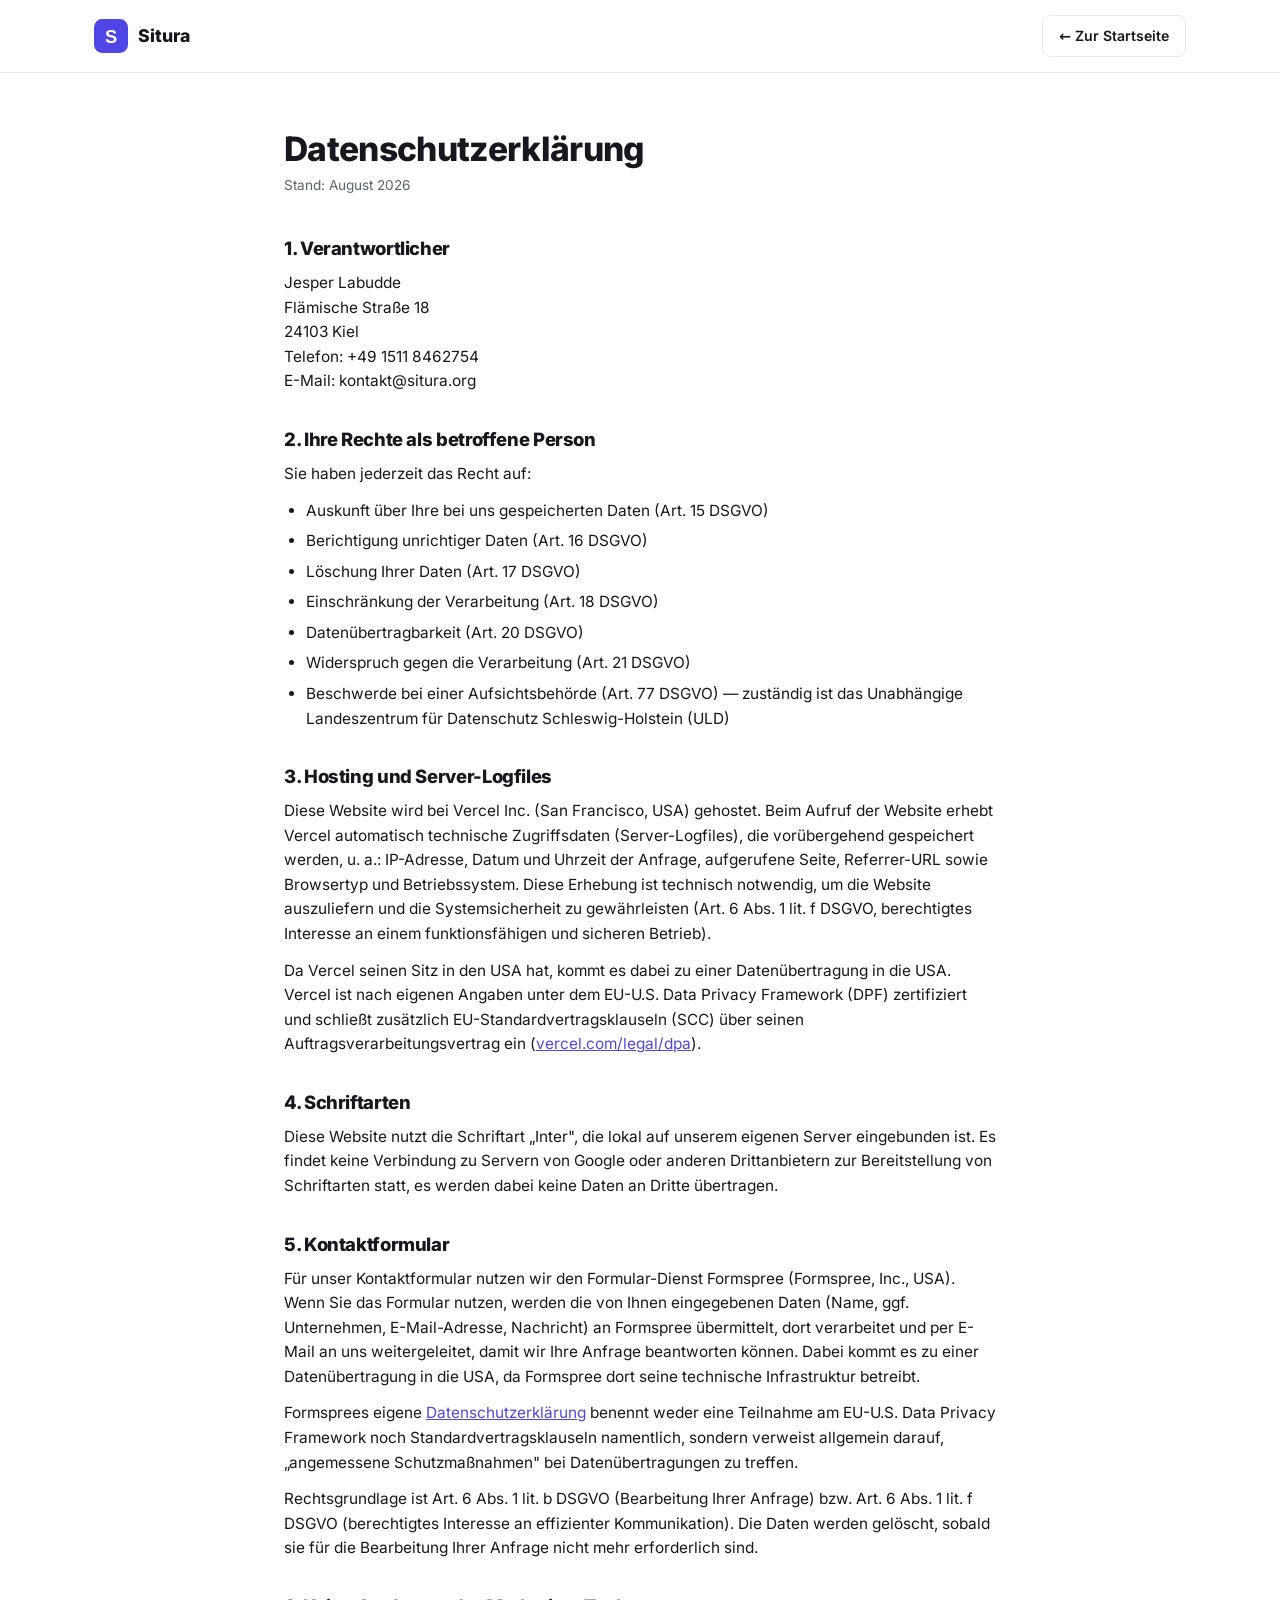
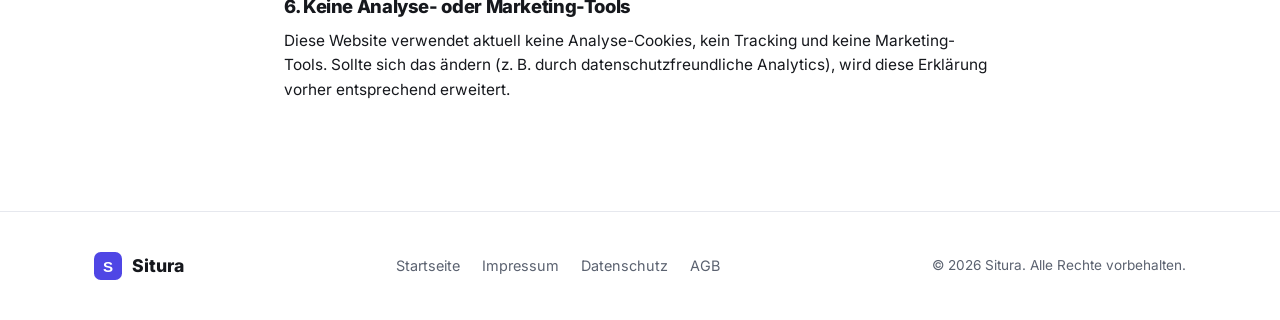
<file: datenschutz.html>
<!DOCTYPE html>
<html lang="de">
<head>
<meta charset="UTF-8">
<meta name="viewport" content="width=device-width, initial-scale=1.0">
<title>Datenschutzerklärung — Situra</title>
<meta name="robots" content="noindex, follow">
<link rel="icon" href="data:image/svg+xml,<svg xmlns=%22http://www.w3.org/2000/svg%22 viewBox=%220 0 100 100%22><rect width=%22100%22 height=%22100%22 rx=%2224%22 fill=%22%234f46e5%22/><text x=%2250%22 y=%2270%22 font-family=%22Arial, sans-serif%22 font-weight=%22800%22 font-size=%2254%22 fill=%22white%22 text-anchor=%22middle%22>S</text></svg>">
<link rel="stylesheet" href="css/style.css">
</head>
<body>

<header class="site-header">
  <div class="container header-inner">
    <a href="index.html" class="logo">
      <svg width="34" height="34" viewBox="0 0 100 100" aria-hidden="true">
        <rect width="100" height="100" rx="24" fill="#4f46e5"/>
        <text x="50" y="70" font-family="Arial, sans-serif" font-weight="800" font-size="54" fill="white" text-anchor="middle">S</text>
      </svg>
      <span>Situra</span>
    </a>
    <a href="index.html" class="btn btn-ghost btn-sm">← Zur Startseite</a>
  </div>
</header>

<main>
  <div class="legal-content">
    <h1>Datenschutzerklärung</h1>
    <p class="updated">Stand: August 2026</p>

    <h2>1. Verantwortlicher</h2>
    <p>
      Jesper Labudde<br>
      Flämische Straße 18<br>
      24103 Kiel<br>
      Telefon: +49 1511 8462754<br>
      E-Mail: kontakt@situra.org
    </p>

    <h2>2. Ihre Rechte als betroffene Person</h2>
    <p>Sie haben jederzeit das Recht auf:</p>
    <ul>
      <li>Auskunft über Ihre bei uns gespeicherten Daten (Art. 15 DSGVO)</li>
      <li>Berichtigung unrichtiger Daten (Art. 16 DSGVO)</li>
      <li>Löschung Ihrer Daten (Art. 17 DSGVO)</li>
      <li>Einschränkung der Verarbeitung (Art. 18 DSGVO)</li>
      <li>Datenübertragbarkeit (Art. 20 DSGVO)</li>
      <li>Widerspruch gegen die Verarbeitung (Art. 21 DSGVO)</li>
      <li>Beschwerde bei einer Aufsichtsbehörde (Art. 77 DSGVO) — zuständig ist das Unabhängige Landeszentrum für Datenschutz Schleswig-Holstein (ULD)</li>
    </ul>

    <h2>3. Hosting und Server-Logfiles</h2>
    <p>
      Diese Website wird bei Vercel Inc. (San Francisco, USA) gehostet.
      Beim Aufruf der Website erhebt Vercel automatisch technische
      Zugriffsdaten (Server-Logfiles), die vorübergehend gespeichert werden,
      u. a.: IP-Adresse, Datum und Uhrzeit der Anfrage, aufgerufene Seite,
      Referrer-URL sowie Browsertyp und Betriebssystem. Diese Erhebung ist
      technisch notwendig, um die Website auszuliefern und die
      Systemsicherheit zu gewährleisten (Art. 6 Abs. 1 lit. f DSGVO,
      berechtigtes Interesse an einem funktionsfähigen und sicheren
      Betrieb).
    </p>
    <p>
      Da Vercel seinen Sitz in den USA hat, kommt es dabei zu einer
      Datenübertragung in die USA. Vercel ist nach eigenen Angaben unter dem
      EU-U.S. Data Privacy Framework (DPF) zertifiziert und schließt
      zusätzlich EU-Standardvertragsklauseln (SCC) über seinen
      Auftragsverarbeitungsvertrag ein
      (<a href="https://vercel.com/legal/dpa" target="_blank" rel="noopener">vercel.com/legal/dpa</a>).
    </p>

    <h2>4. Schriftarten</h2>
    <p>
      Diese Website nutzt die Schriftart „Inter", die lokal auf unserem
      eigenen Server eingebunden ist. Es findet keine Verbindung zu
      Servern von Google oder anderen Drittanbietern zur Bereitstellung
      von Schriftarten statt, es werden dabei keine Daten an Dritte
      übertragen.
    </p>

    <h2>5. Kontaktformular</h2>
    <p>
      Für unser Kontaktformular nutzen wir den Formular-Dienst Formspree
      (Formspree, Inc., USA). Wenn Sie das Formular nutzen, werden die von
      Ihnen eingegebenen Daten (Name, ggf. Unternehmen, E-Mail-Adresse,
      Nachricht) an Formspree übermittelt, dort verarbeitet und per
      E-Mail an uns weitergeleitet, damit wir Ihre Anfrage beantworten
      können. Dabei kommt es zu einer Datenübertragung in die USA, da
      Formspree dort seine technische Infrastruktur betreibt.
    </p>
    <p>
      Formsprees eigene
      <a href="https://formspree.io/legal/privacy-policy" target="_blank" rel="noopener">Datenschutzerklärung</a>
      benennt weder eine Teilnahme am EU-U.S. Data Privacy Framework noch
      Standardvertragsklauseln namentlich, sondern verweist allgemein
      darauf, „angemessene Schutzmaßnahmen" bei Datenübertragungen zu
      treffen.
    </p>
    <p>
      Rechtsgrundlage ist Art. 6 Abs. 1 lit. b DSGVO (Bearbeitung Ihrer
      Anfrage) bzw. Art. 6 Abs. 1 lit. f DSGVO (berechtigtes Interesse an
      effizienter Kommunikation). Die Daten werden gelöscht, sobald sie
      für die Bearbeitung Ihrer Anfrage nicht mehr erforderlich sind.
    </p>

    <h2>6. Keine Analyse- oder Marketing-Tools</h2>
    <p>
      Diese Website verwendet aktuell keine Analyse-Cookies, kein Tracking
      und keine Marketing-Tools. Sollte sich das ändern (z. B. durch
      datenschutzfreundliche Analytics), wird diese Erklärung vorher
      entsprechend erweitert.
    </p>
  </div>
</main>

<footer class="site-footer">
  <div class="container footer-inner">
    <a href="index.html" class="logo">
      <svg width="28" height="28" viewBox="0 0 100 100" aria-hidden="true">
        <rect width="100" height="100" rx="24" fill="#4f46e5"/>
        <text x="50" y="70" font-family="Arial, sans-serif" font-weight="800" font-size="54" fill="white" text-anchor="middle">S</text>
      </svg>
      <span>Situra</span>
    </a>
    <nav class="footer-nav" aria-label="Footer-Navigation">
      <a href="index.html">Startseite</a>
      <a href="impressum.html">Impressum</a>
      <a href="datenschutz.html">Datenschutz</a>
      <a href="agb.html">AGB</a>
    </nav>
    <p class="footer-copy">&copy; <span id="year"></span> Situra. Alle Rechte vorbehalten.</p>
  </div>
</footer>

<script>document.getElementById('year').textContent = new Date().getFullYear();</script>
</body>
</html>
</file>
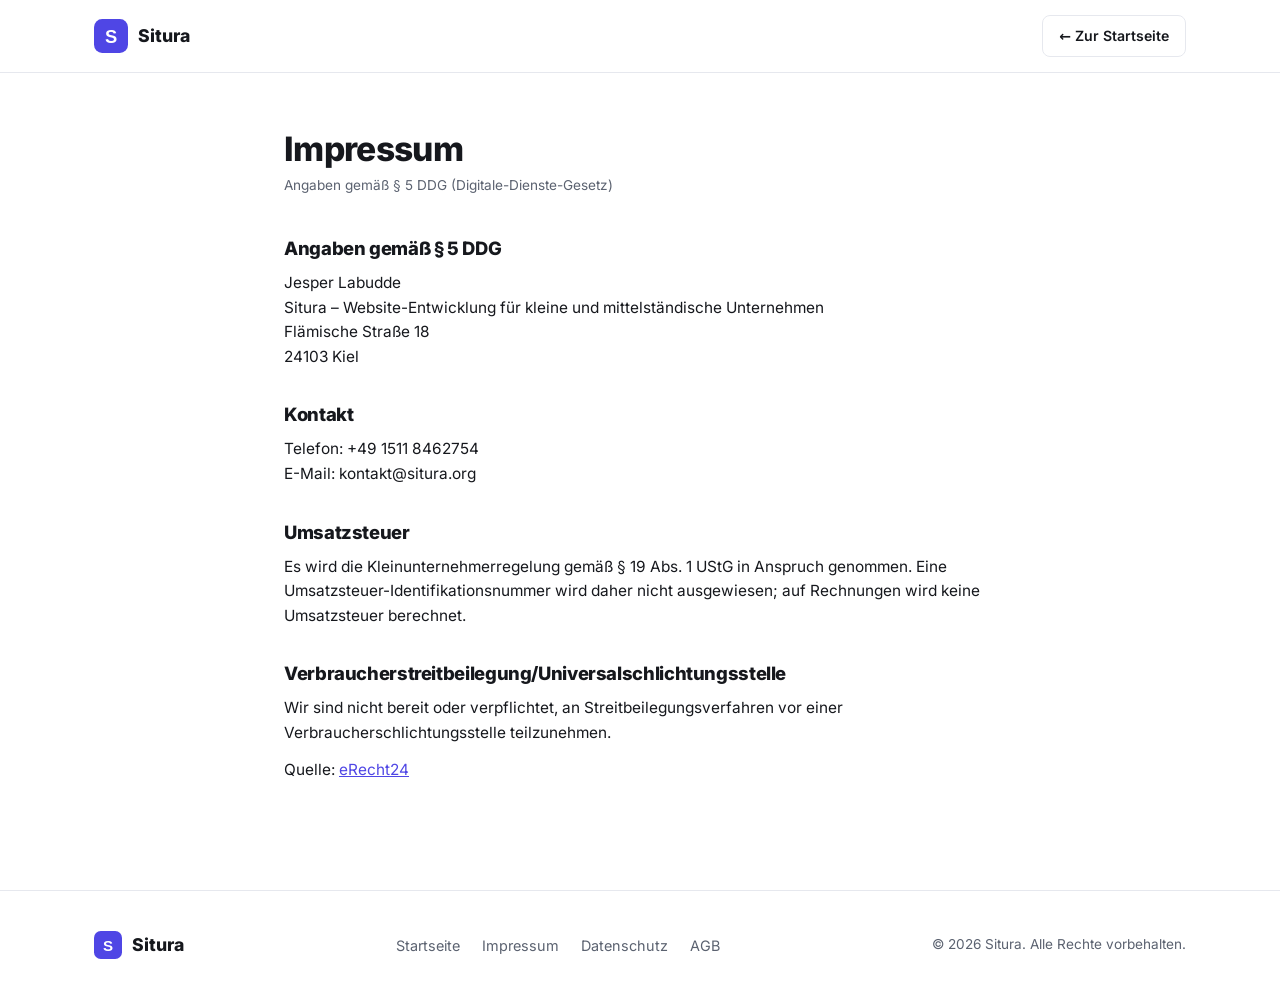
<file: impressum.html>
<!DOCTYPE html>
<html lang="de">
<head>
<meta charset="UTF-8">
<meta name="viewport" content="width=device-width, initial-scale=1.0">
<title>Impressum — Situra</title>
<meta name="robots" content="noindex, follow">
<link rel="icon" href="data:image/svg+xml,<svg xmlns=%22http://www.w3.org/2000/svg%22 viewBox=%220 0 100 100%22><rect width=%22100%22 height=%22100%22 rx=%2224%22 fill=%22%234f46e5%22/><text x=%2250%22 y=%2270%22 font-family=%22Arial, sans-serif%22 font-weight=%22800%22 font-size=%2254%22 fill=%22white%22 text-anchor=%22middle%22>S</text></svg>">
<link rel="stylesheet" href="css/style.css">
</head>
<body>

<header class="site-header">
  <div class="container header-inner">
    <a href="index.html" class="logo">
      <svg width="34" height="34" viewBox="0 0 100 100" aria-hidden="true">
        <rect width="100" height="100" rx="24" fill="#4f46e5"/>
        <text x="50" y="70" font-family="Arial, sans-serif" font-weight="800" font-size="54" fill="white" text-anchor="middle">S</text>
      </svg>
      <span>Situra</span>
    </a>
    <a href="index.html" class="btn btn-ghost btn-sm">← Zur Startseite</a>
  </div>
</header>

<main>
  <div class="legal-content">
    <h1>Impressum</h1>
    <p class="updated">Angaben gemäß § 5 DDG (Digitale-Dienste-Gesetz)</p>

    <h2>Angaben gemäß § 5 DDG</h2>
    <p>
      Jesper Labudde<br>
      Situra – Website-Entwicklung für kleine und mittelständische
      Unternehmen<br>
      Flämische Straße 18<br>
      24103 Kiel
    </p>

    <h2>Kontakt</h2>
    <p>
      Telefon: +49 1511 8462754<br>
      E-Mail: kontakt@situra.org
    </p>

    <h2>Umsatzsteuer</h2>
    <p>
      Es wird die Kleinunternehmerregelung gemäß § 19 Abs. 1 UStG in
      Anspruch genommen. Eine Umsatzsteuer-Identifikationsnummer wird
      daher nicht ausgewiesen; auf Rechnungen wird keine Umsatzsteuer
      berechnet.
    </p>

    <h2>Verbraucherstreitbeilegung/Universalschlichtungsstelle</h2>
    <p>
      Wir sind nicht bereit oder verpflichtet, an Streitbeilegungsverfahren
      vor einer Verbraucherschlichtungsstelle teilzunehmen.
    </p>

    <p>Quelle: <a href="https://www.e-recht24.de" target="_blank" rel="noopener">eRecht24</a></p>
  </div>
</main>

<footer class="site-footer">
  <div class="container footer-inner">
    <a href="index.html" class="logo">
      <svg width="28" height="28" viewBox="0 0 100 100" aria-hidden="true">
        <rect width="100" height="100" rx="24" fill="#4f46e5"/>
        <text x="50" y="70" font-family="Arial, sans-serif" font-weight="800" font-size="54" fill="white" text-anchor="middle">S</text>
      </svg>
      <span>Situra</span>
    </a>
    <nav class="footer-nav" aria-label="Footer-Navigation">
      <a href="index.html">Startseite</a>
      <a href="impressum.html">Impressum</a>
      <a href="datenschutz.html">Datenschutz</a>
      <a href="agb.html">AGB</a>
    </nav>
    <p class="footer-copy">&copy; <span id="year"></span> Situra. Alle Rechte vorbehalten.</p>
  </div>
</footer>

<script>document.getElementById('year').textContent = new Date().getFullYear();</script>
</body>
</html>
</file>
<file: css/style.css>
/* ---------- Fonts (self-hosted, no external requests to Google) ---------- */
@font-face {
  font-family: "Inter";
  font-style: normal;
  font-weight: 400 800;
  font-display: swap;
  src: url("../fonts/inter-latin.woff2") format("woff2-variations"), url("../fonts/inter-latin.woff2") format("woff2");
}

/* ---------- Tokens ---------- */
:root {
  --color-bg: #ffffff;
  --color-bg-alt: #f7f8fb;
  --color-surface: #ffffff;
  --color-border: #e6e8ee;
  --color-text: #16181d;
  --color-text-muted: #5b6270;
  --color-primary: #4f46e5;
  --color-primary-dark: #4338ca;
  --color-primary-light: #eef0fd;

  --font-body: "Inter", system-ui, -apple-system, "Segoe UI", sans-serif;

  --radius-sm: 8px;
  --radius-md: 14px;
  --radius-lg: 20px;

  --shadow-sm: 0 1px 2px rgba(16, 20, 40, 0.06);
  --shadow-md: 0 8px 24px rgba(16, 20, 40, 0.08);
  --shadow-lg: 0 20px 48px rgba(16, 20, 40, 0.12);

  --container-width: 1140px;
}

/* ---------- Reset ---------- */
* { box-sizing: border-box; margin: 0; padding: 0; }

html { scroll-behavior: smooth; }

body {
  font-family: var(--font-body);
  color: var(--color-text);
  background: var(--color-bg);
  line-height: 1.6;
  -webkit-font-smoothing: antialiased;
}

img, svg { display: block; max-width: 100%; }

ul, ol { list-style: none; }
a { color: inherit; text-decoration: none; }

h1, h2, h3 { font-weight: 800; line-height: 1.2; letter-spacing: -0.02em; }
h2 { font-size: clamp(1.7rem, 3vw, 2.4rem); }
h3 { font-size: 1.15rem; font-weight: 700; }

.container {
  width: 100%;
  max-width: var(--container-width);
  margin: 0 auto;
  padding: 0 24px;
}

.skip-link {
  position: absolute;
  left: -999px;
  top: 0;
  background: var(--color-primary);
  color: #fff;
  padding: 10px 16px;
  border-radius: 0 0 8px 0;
  z-index: 200;
}
.skip-link:focus { left: 0; }

/* ---------- Buttons ---------- */
.btn {
  display: inline-flex;
  align-items: center;
  justify-content: center;
  gap: 6px;
  padding: 13px 24px;
  border-radius: var(--radius-sm);
  font-weight: 600;
  font-size: 0.95rem;
  border: 1px solid transparent;
  cursor: pointer;
  transition: transform 0.15s ease, box-shadow 0.15s ease, background 0.15s ease, color 0.15s ease;
}
.btn-primary {
  background: var(--color-primary);
  color: #fff;
  box-shadow: var(--shadow-sm);
}
.btn-primary:hover { background: var(--color-primary-dark); transform: translateY(-1px); box-shadow: var(--shadow-md); }

.btn-ghost {
  background: transparent;
  color: var(--color-text);
  border-color: var(--color-border);
}
.btn-ghost:hover { border-color: var(--color-primary); color: var(--color-primary); }

.btn-block { width: 100%; }
.btn-sm { padding: 9px 16px; font-size: 0.88rem; }

/* ---------- Header ---------- */
.site-header {
  position: sticky;
  top: 0;
  z-index: 100;
  background: rgba(255, 255, 255, 0.85);
  backdrop-filter: blur(10px);
  border-bottom: 1px solid var(--color-border);
}

.header-inner {
  display: flex;
  align-items: center;
  justify-content: space-between;
  height: 72px;
  gap: 24px;
}

.logo {
  display: flex;
  align-items: center;
  gap: 10px;
  font-weight: 800;
  font-size: 1.1rem;
  flex-shrink: 0;
}

.main-nav ul {
  display: flex;
  gap: 28px;
}
.main-nav a {
  font-weight: 500;
  font-size: 0.95rem;
  color: var(--color-text-muted);
  transition: color 0.15s ease;
}
.main-nav a:hover { color: var(--color-text); }

.header-actions { display: flex; align-items: center; gap: 12px; }

.nav-toggle {
  display: none;
  flex-direction: column;
  justify-content: center;
  gap: 5px;
  width: 38px;
  height: 38px;
  background: transparent;
  border: 1px solid var(--color-border);
  border-radius: var(--radius-sm);
  cursor: pointer;
}
.nav-toggle span {
  display: block;
  width: 18px;
  height: 2px;
  margin: 0 auto;
  background: var(--color-text);
  transition: transform 0.2s ease, opacity 0.2s ease;
}
.nav-toggle[aria-expanded="true"] span:nth-child(1) { transform: translateY(7px) rotate(45deg); }
.nav-toggle[aria-expanded="true"] span:nth-child(2) { opacity: 0; }
.nav-toggle[aria-expanded="true"] span:nth-child(3) { transform: translateY(-7px) rotate(-45deg); }

/* ---------- Hero ---------- */
.hero { padding: 88px 0 64px; overflow: hidden; }

.hero-inner {
  display: grid;
  grid-template-columns: 1.05fr 0.95fr;
  gap: 56px;
  align-items: center;
}

.eyebrow {
  color: var(--color-primary);
  font-weight: 700;
  font-size: 0.85rem;
  text-transform: uppercase;
  letter-spacing: 0.06em;
  margin-bottom: 12px;
}

.hero h1 {
  font-size: clamp(2.1rem, 4.2vw, 3.2rem);
  margin-bottom: 20px;
}

.hero-lead {
  color: var(--color-text-muted);
  font-size: 1.08rem;
  max-width: 46ch;
  margin-bottom: 32px;
}

.hero-cta { display: flex; gap: 14px; flex-wrap: wrap; margin-bottom: 44px; }

.hero-badges { display: flex; gap: 12px; flex-wrap: wrap; }
.hero-badge {
  background: var(--color-primary-light);
  color: var(--color-primary-dark);
  padding: 8px 14px;
  border-radius: 999px;
  font-size: 0.85rem;
  font-weight: 600;
}

/* hero visual mock */
.hero-visual { position: relative; }

.browser-mock {
  background: var(--color-surface);
  border: 1px solid var(--color-border);
  border-radius: var(--radius-lg);
  box-shadow: var(--shadow-lg);
  overflow: hidden;
}
.browser-bar {
  display: flex;
  gap: 6px;
  padding: 14px 16px;
  background: var(--color-bg-alt);
  border-bottom: 1px solid var(--color-border);
}
.browser-bar span {
  width: 10px; height: 10px; border-radius: 50%;
  background: var(--color-border);
}
.browser-body { padding: 24px; display: flex; flex-direction: column; gap: 14px; }

.mock-block {
  background: linear-gradient(135deg, var(--color-primary-light), #f0f1fb);
  border-radius: var(--radius-sm);
}
.mock-hero { height: 110px; background: linear-gradient(135deg, var(--color-primary), #7c74f0); }
.mock-row { display: flex; gap: 10px; }
.mock-row .mock-block { flex: 1; height: 56px; }
.mock-line { height: 14px; width: 100%; }
.mock-line.short { width: 60%; }

.floaty {
  position: absolute;
  background: #fff;
  border: 1px solid var(--color-border);
  box-shadow: var(--shadow-md);
  padding: 10px 16px;
  border-radius: 999px;
  font-size: 0.85rem;
  font-weight: 600;
}
.floaty-1 { top: -18px; right: 12px; }
.floaty-2 { bottom: 22px; left: -22px; }

/* ---------- Zielgruppen ---------- */
.zielgruppen-grid {
  display: flex;
  flex-wrap: wrap;
  justify-content: center;
  gap: 12px;
}
.zielgruppen-grid li {
  background: var(--color-surface);
  border: 1px solid var(--color-border);
  border-radius: 999px;
  padding: 10px 18px;
  font-weight: 600;
  font-size: 0.9rem;
}

/* ---------- Beispielprojekte / Demo-Cards ---------- */
.demo-card {
  display: block;
  background: var(--color-surface);
  border: 1px solid var(--color-border);
  border-radius: var(--radius-md);
  overflow: hidden;
  transition: transform 0.2s ease, box-shadow 0.2s ease;
}
.demo-card:hover { transform: translateY(-4px); box-shadow: var(--shadow-md); }

.demo-thumb {
  height: 150px;
  position: relative;
  display: flex;
  align-items: flex-end;
  padding: 14px 16px;
}
.demo-thumb-label {
  background: rgba(0, 0, 0, 0.55);
  color: #fff;
  font-size: 0.72rem;
  font-weight: 700;
  text-transform: uppercase;
  letter-spacing: 0.05em;
  padding: 4px 10px;
  border-radius: 999px;
}
.demo-thumb-handwerk { background: linear-gradient(135deg, #92682d, #c99b52); }
.demo-thumb-praxis { background: linear-gradient(135deg, #2f8f8a, #7fd4cd); }
.demo-thumb-cafe { background: linear-gradient(135deg, #b5502f, #e2a35c); }

.demo-info { padding: 20px; }
.demo-info p { color: var(--color-text-muted); font-size: 0.9rem; margin-top: 6px; }
.demo-link { display: inline-block; margin-top: 12px; color: var(--color-primary); font-weight: 700; font-size: 0.88rem; }

/* ---------- Individual note ---------- */
.individual-note {
  max-width: 640px;
  margin: 40px auto 0;
  text-align: center;
  color: var(--color-text-muted);
  font-size: 0.95rem;
}
.price-disclaimer {
  max-width: 640px;
  margin: 14px auto 0;
  text-align: center;
  color: var(--color-text-muted);
  font-size: 0.8rem;
  opacity: 0.85;
}

/* ---------- Zusatzleistungen ---------- */
.addon-list {
  max-width: 720px;
  margin: 0 auto;
  display: flex;
  flex-direction: column;
  gap: 1px;
  background: var(--color-border);
  border: 1px solid var(--color-border);
  border-radius: var(--radius-md);
  overflow: hidden;
}
.addon-item {
  background: var(--color-surface);
  display: flex;
  align-items: center;
  justify-content: space-between;
  gap: 16px;
  padding: 16px 22px;
}
.addon-item span { font-size: 0.94rem; }
.addon-item strong { font-size: 0.92rem; white-space: nowrap; color: var(--color-primary-dark); }

/* ---------- Über mich ---------- */
.about-grid {
  display: grid;
  grid-template-columns: auto 1fr;
  gap: 40px;
  align-items: start;
  max-width: 820px;
}
.about-avatar {
  width: 84px;
  height: 84px;
  border-radius: 50%;
  object-fit: cover;
  flex-shrink: 0;
  box-shadow: var(--shadow-sm);
}
.about-text .section-lead { margin-bottom: 14px; }

/* ---------- Sections ---------- */
.section { padding: 96px 0; }
.section-alt { background: var(--color-bg-alt); }

.section-head { max-width: 640px; margin: 0 auto 56px; text-align: center; }
.section-head .eyebrow { justify-content: center; }
.section-lead { color: var(--color-text-muted); margin-top: 14px; font-size: 1.02rem; }

.grid { display: grid; gap: 24px; }
.grid-3 { grid-template-columns: repeat(3, 1fr); }

/* ---------- Cards / Leistungen ---------- */
.card {
  background: var(--color-surface);
  border: 1px solid var(--color-border);
  border-radius: var(--radius-md);
  padding: 28px;
  transition: transform 0.2s ease, box-shadow 0.2s ease;
}
.card:hover { transform: translateY(-4px); box-shadow: var(--shadow-md); }
.card-icon { font-size: 1.6rem; margin-bottom: 14px; }
.card h3 { margin-bottom: 8px; }
.card p { color: var(--color-text-muted); font-size: 0.95rem; }

/* ---------- Ablauf / Steps ---------- */
.steps {
  display: grid;
  grid-template-columns: repeat(4, 1fr);
  gap: 24px;
  counter-reset: step;
}
.step {
  background: var(--color-surface);
  border: 1px solid var(--color-border);
  border-radius: var(--radius-md);
  padding: 28px 24px;
}
.step-number {
  display: inline-flex;
  align-items: center;
  justify-content: center;
  width: 36px;
  height: 36px;
  border-radius: 50%;
  background: var(--color-primary-light);
  color: var(--color-primary);
  font-weight: 800;
  margin-bottom: 16px;
}
.step h3 { margin-bottom: 8px; }
.step p { color: var(--color-text-muted); font-size: 0.92rem; }

/* ---------- Pricing ---------- */
.price-card {
  background: var(--color-surface);
  border: 1px solid var(--color-border);
  border-radius: var(--radius-lg);
  padding: 32px 28px;
  display: flex;
  flex-direction: column;
  gap: 16px;
  position: relative;
}
.price-card-featured {
  border-color: var(--color-primary);
  box-shadow: var(--shadow-lg);
  transform: scale(1.02);
}
.price-badge {
  position: absolute;
  top: -13px;
  left: 28px;
  background: var(--color-primary);
  color: #fff;
  font-size: 0.75rem;
  font-weight: 700;
  padding: 5px 12px;
  border-radius: 999px;
}
.price-desc { color: var(--color-text-muted); font-size: 0.92rem; min-height: 44px; }
.price { display: flex; align-items: baseline; gap: 8px; }
.price span { font-size: 2rem; font-weight: 800; }
.price small { color: var(--color-text-muted); }
.price-features { display: flex; flex-direction: column; gap: 10px; margin: 4px 0 8px; }
.price-features li {
  font-size: 0.92rem;
  padding-left: 24px;
  position: relative;
  color: var(--color-text);
}
.price-features li::before {
  content: "✓";
  position: absolute;
  left: 0;
  color: var(--color-primary);
  font-weight: 700;
}

/* ---------- FAQ ---------- */
.faq-list { max-width: 720px; margin: 0 auto; display: flex; flex-direction: column; gap: 12px; }
.faq-item {
  background: var(--color-surface);
  border: 1px solid var(--color-border);
  border-radius: var(--radius-sm);
  overflow: hidden;
}
.faq-question {
  width: 100%;
  display: flex;
  align-items: center;
  justify-content: space-between;
  gap: 16px;
  padding: 18px 20px;
  background: transparent;
  border: none;
  text-align: left;
  font-family: inherit;
  font-size: 0.98rem;
  font-weight: 600;
  cursor: pointer;
  color: var(--color-text);
}
.faq-icon { font-size: 1.3rem; color: var(--color-primary); transition: transform 0.2s ease; flex-shrink: 0; }
.faq-question[aria-expanded="true"] .faq-icon { transform: rotate(45deg); }

.faq-answer {
  max-height: 0;
  overflow: hidden;
  transition: max-height 0.25s ease, padding 0.25s ease;
  padding: 0 20px;
  color: var(--color-text-muted);
  font-size: 0.94rem;
}
.faq-item.open .faq-answer { max-height: 220px; padding: 0 20px 18px; }

/* ---------- Kontakt ---------- */
.kontakt-grid {
  display: grid;
  grid-template-columns: 1fr 1fr;
  gap: 56px;
  align-items: start;
}
.kontakt-details { margin-top: 28px; display: flex; flex-direction: column; gap: 12px; font-size: 0.96rem; }

.kontakt-map {
  margin-top: 24px;
  border-radius: var(--radius-md);
  overflow: hidden;
  border: 1px solid var(--color-border);
  box-shadow: var(--shadow-sm);
  aspect-ratio: 16 / 10;
}
.kontakt-map iframe { width: 100%; height: 100%; border: 0; display: block; }

.kontakt-form {
  background: var(--color-surface);
  border: 1px solid var(--color-border);
  border-radius: var(--radius-lg);
  padding: 32px;
  box-shadow: var(--shadow-sm);
  display: flex;
  flex-direction: column;
  gap: 18px;
}
.form-row { display: flex; flex-direction: column; gap: 6px; }
.form-row label { font-size: 0.88rem; font-weight: 600; }
.form-row input,
.form-row textarea {
  font-family: inherit;
  font-size: 0.95rem;
  padding: 11px 14px;
  border: 1px solid var(--color-border);
  border-radius: var(--radius-sm);
  background: var(--color-bg-alt);
  resize: vertical;
}
.form-row input:focus,
.form-row textarea:focus {
  outline: none;
  border-color: var(--color-primary);
  background: #fff;
}
.form-status { font-size: 0.88rem; min-height: 1.2em; color: var(--color-primary); font-weight: 600; }
.hp-field { position: absolute; left: -9999px; width: 1px; height: 1px; opacity: 0; pointer-events: none; }
.form-consent { font-size: 0.8rem; color: var(--color-text-muted); text-align: center; }
.form-consent a { color: var(--color-text-muted); text-decoration: underline; }

/* ---------- Legal pages (Impressum / Datenschutz) ---------- */
.legal-content { max-width: 760px; margin: 0 auto; padding: 56px 24px 96px; }
.legal-content h1 { font-size: clamp(1.6rem, 3vw, 2.1rem); margin-bottom: 6px; }
.legal-content .updated { color: var(--color-text-muted); font-size: 0.85rem; margin-bottom: 40px; }
.legal-content h2 { font-size: 1.15rem; margin: 34px 0 12px; }
.legal-content p { margin-bottom: 12px; font-size: 0.96rem; }
.legal-content ul { list-style: disc; padding-left: 22px; margin-bottom: 12px; }
.legal-content li { font-size: 0.96rem; margin-bottom: 6px; }
.legal-content a { color: var(--color-primary); text-decoration: underline; }
/* ---------- Footer ---------- */
.site-footer { border-top: 1px solid var(--color-border); padding: 40px 0; }
.footer-inner {
  display: flex;
  align-items: center;
  justify-content: space-between;
  flex-wrap: wrap;
  gap: 20px;
}
.footer-nav { display: flex; gap: 22px; flex-wrap: wrap; }
.footer-nav a { color: var(--color-text-muted); font-size: 0.9rem; }
.footer-nav a:hover { color: var(--color-text); }
.footer-copy { color: var(--color-text-muted); font-size: 0.85rem; }

/* ---------- Scroll reveal ---------- */
.reveal {
  opacity: 0;
  transform: translateY(16px);
  transition: opacity 0.6s ease, transform 0.6s ease;
}
.reveal.is-visible { opacity: 1; transform: translateY(0); }

/* ---------- Responsive ---------- */
@media (max-width: 1024px) {
  .steps { grid-template-columns: repeat(2, 1fr); }
}

@media (max-width: 860px) {
  .main-nav { display: none; }
  .nav-toggle { display: flex; }
  .header-actions .btn-sm { display: none; }

  .main-nav.open {
    display: block;
    position: absolute;
    top: 72px;
    left: 0;
    right: 0;
    background: #fff;
    border-bottom: 1px solid var(--color-border);
    box-shadow: var(--shadow-md);
  }
  .main-nav.open ul { flex-direction: column; padding: 16px 24px; gap: 0; }
  .main-nav.open li { border-bottom: 1px solid var(--color-border); }
  .main-nav.open a { display: block; padding: 14px 0; }

  .hero-inner { grid-template-columns: 1fr; }
  .hero-visual { order: -1; }

  .grid-3 { grid-template-columns: 1fr; }
  .steps { grid-template-columns: 1fr; }
  .kontakt-grid { grid-template-columns: 1fr; }
  .price-card-featured { transform: none; }

  .about-grid { grid-template-columns: 1fr; text-align: center; }
  .about-avatar { margin: 0 auto; }

  .addon-item { flex-direction: column; align-items: flex-start; gap: 6px; }
}

@media (max-width: 480px) {
  .hero { padding: 56px 0 40px; }
  .section { padding: 64px 0; }
  .floaty { display: none; }
}
</file>
<file: demos/cafe/style.css>
@font-face {
  font-family: "Fraunces";
  font-style: normal;
  font-weight: 600 700;
  font-display: swap;
  src: url("../fonts/fraunces-600-normal.woff2") format("woff2");
}
@font-face {
  font-family: "Fraunces";
  font-style: italic;
  font-weight: 600;
  font-display: swap;
  src: url("../fonts/fraunces-600-italic.woff2") format("woff2");
}
@font-face {
  font-family: "Inter";
  font-style: normal;
  font-weight: 400 700;
  font-display: swap;
  src: url("../fonts/inter-400-normal.woff2") format("woff2");
}

:root {
  --color-bg: #fdf6ee;
  --color-bg-alt: #f6e9d8;
  --color-surface: #ffffff;
  --color-border: #ecd9bf;
  --color-text: #3a2417;
  --color-text-muted: #7a5f47;
  --color-primary: #b5502f;
  --color-primary-dark: #953f24;
  --color-primary-light: #f6dccb;
  --color-green: #4a6b4d;

  --font-heading: "Fraunces", Georgia, serif;
  --font-body: "Inter", system-ui, sans-serif;
  --radius-sm: 10px;
  --radius-md: 16px;
  --radius-lg: 24px;
  --shadow-sm: 0 1px 2px rgba(58, 36, 23, 0.08);
  --shadow-md: 0 10px 26px rgba(58, 36, 23, 0.12);
  --shadow-lg: 0 22px 50px rgba(58, 36, 23, 0.16);
  --container-width: 1140px;
}

* { box-sizing: border-box; margin: 0; padding: 0; }
html { scroll-behavior: smooth; }
body { font-family: var(--font-body); color: var(--color-text); background: var(--color-bg); line-height: 1.6; }
ul { list-style: none; }
a { color: inherit; text-decoration: none; }
h1, h2, h3 { font-family: var(--font-heading); font-weight: 700; line-height: 1.2; }
h2 { font-size: clamp(1.7rem, 3vw, 2.3rem); }
h3 { font-size: 1.2rem; font-style: italic; color: var(--color-primary-dark); }

.container { width: 100%; max-width: var(--container-width); margin: 0 auto; padding: 0 24px; }

.demo-flag { background: var(--color-primary-dark); color: #fff; text-align: center; font-size: 0.82rem; padding: 8px 16px; }
.demo-flag a { text-decoration: underline; font-weight: 600; }

.btn {
  display: inline-flex; align-items: center; justify-content: center;
  padding: 13px 24px; border-radius: var(--radius-sm);
  font-weight: 600; font-size: 0.95rem; border: 1px solid transparent; cursor: pointer;
  transition: transform 0.15s ease, box-shadow 0.15s ease, background 0.15s ease;
}
.btn-primary { background: var(--color-primary); color: #fff; box-shadow: var(--shadow-sm); }
.btn-primary:hover { background: var(--color-primary-dark); transform: translateY(-1px); }
.btn-ghost { background: transparent; border-color: var(--color-border); }
.btn-ghost:hover { border-color: var(--color-primary); color: var(--color-primary-dark); }
.btn-block { width: 100%; }
.btn-sm { padding: 9px 16px; font-size: 0.85rem; }

.site-header { position: sticky; top: 0; z-index: 100; background: rgba(253, 246, 238, 0.9); backdrop-filter: blur(8px); border-bottom: 1px solid var(--color-border); }
.header-inner { display: flex; align-items: center; justify-content: space-between; height: 72px; gap: 24px; }
.logo { display: flex; align-items: center; gap: 10px; font-family: var(--font-heading); font-weight: 700; font-size: 1.1rem; }
.main-nav ul { display: flex; gap: 28px; }
.main-nav a { font-weight: 500; font-size: 0.95rem; color: var(--color-text-muted); }
.main-nav a:hover { color: var(--color-text); }
.header-actions { display: flex; align-items: center; gap: 12px; }
.nav-toggle { display: none; flex-direction: column; justify-content: center; gap: 5px; width: 38px; height: 38px; background: transparent; border: 1px solid var(--color-border); border-radius: var(--radius-sm); cursor: pointer; }
.nav-toggle span { display: block; width: 18px; height: 2px; margin: 0 auto; background: var(--color-text); }

.hero { padding: 76px 0 0; }
.hero-inner { display: grid; grid-template-columns: 1.05fr 0.95fr; gap: 56px; align-items: center; padding-bottom: 56px; }

.ribbon {
  display: flex; justify-content: center; flex-wrap: wrap; gap: 8px 0;
  background: var(--color-primary); color: #fff; padding: 14px 24px;
}
.ribbon span { padding: 0 28px; font-weight: 600; font-size: 0.92rem; white-space: nowrap; }
.ribbon span:not(:last-child) { border-right: 1px solid rgba(255,255,255,0.35); }
@media (max-width: 560px) {
  .ribbon { flex-direction: column; align-items: center; gap: 8px; }
  .ribbon span { border-right: none !important; padding: 0; }
}
.eyebrow { color: var(--color-primary); font-weight: 700; font-size: 0.85rem; text-transform: uppercase; letter-spacing: 0.05em; margin-bottom: 12px; }
.hero h1 { font-size: clamp(2.1rem, 4vw, 3rem); margin-bottom: 20px; }
.hero-lead { color: var(--color-text-muted); max-width: 46ch; margin-bottom: 32px; font-size: 1.05rem; }
.hero-cta { display: flex; gap: 14px; flex-wrap: wrap; }

.hero-visual { position: relative; display: flex; align-items: center; justify-content: center; }
.cup-mock { position: relative; width: 220px; height: 220px; }

.floaty {
  position: absolute;
  background: #fff;
  border: 1px solid var(--color-border);
  box-shadow: var(--shadow-md);
  padding: 10px 16px;
  border-radius: 999px;
  font-size: 0.85rem;
  font-weight: 600;
  white-space: nowrap;
}
.floaty-1 { top: 8px; right: -8px; }
.floaty-2 { bottom: 16px; left: -20px; }
@media (max-width: 480px) { .floaty { display: none; } }
.cup {
  position: absolute; bottom: 0; left: 30px; width: 160px; height: 130px;
  background: linear-gradient(160deg, var(--color-primary), var(--color-primary-dark));
  border-radius: 0 0 70px 70px / 0 0 40px 40px;
  box-shadow: var(--shadow-lg);
}
.cup::after {
  content: ""; position: absolute; right: -34px; top: 18px; width: 46px; height: 46px;
  border: 12px solid var(--color-primary-dark); border-radius: 50%; border-left-color: transparent;
}
.steam { position: absolute; bottom: 150px; width: 8px; height: 40px; border-radius: 999px; background: var(--color-primary-light); opacity: 0.7; }
.s1 { left: 60px; }
.s2 { left: 95px; bottom: 160px; height: 50px; }
.s3 { left: 130px; }

.section { padding: 88px 0; }
.section-alt { background: var(--color-bg-alt); }
.section-head { max-width: 620px; margin: 0 auto 48px; text-align: center; }
.section-head .eyebrow { justify-content: center; }
.section-lead { color: var(--color-text-muted); margin-top: 12px; }
.section-note { color: var(--color-text-muted); font-size: 0.82rem; font-style: italic; margin-top: 10px; }

.grid { display: grid; gap: 22px; }
.grid-3 { grid-template-columns: repeat(3, 1fr); }

.testimonial {
  background: var(--color-surface);
  border: 1px solid var(--color-border);
  border-radius: var(--radius-md);
  padding: 26px;
  display: flex;
  flex-direction: column;
  gap: 18px;
  transition: transform 0.2s ease, box-shadow 0.2s ease;
}
.testimonial:hover { transform: translateY(-3px); box-shadow: var(--shadow-md); }
.testimonial p { font-size: 0.98rem; font-style: italic; }
.testimonial footer { display: flex; flex-direction: column; }
.testimonial footer span { color: var(--color-text-muted); font-size: 0.85rem; }

.menu-grid { display: grid; grid-template-columns: repeat(3, 1fr); gap: 32px; }
.menu-col h3 { margin-bottom: 18px; }
.menu-item {
  display: flex; justify-content: space-between; gap: 12px;
  padding: 12px 0; border-bottom: 1px dashed var(--color-border); font-size: 0.95rem;
}
.menu-item strong { color: var(--color-primary-dark); font-weight: 700; white-space: nowrap; }

.about-split { display: grid; grid-template-columns: 0.9fr 1.1fr; gap: 48px; align-items: center; }

.about-mosaic {
  display: grid;
  grid-template-columns: 1.2fr 1fr;
  grid-template-rows: 1fr 1fr;
  gap: 12px;
  height: 300px;
}
.mosaic-tile { border-radius: var(--radius-md); box-shadow: var(--shadow-sm); }
.tile-1 { grid-row: 1 / 3; background: linear-gradient(150deg, var(--color-primary), var(--color-primary-dark)); }
.tile-2 { background: linear-gradient(150deg, var(--color-primary-light), #eec090); }
.tile-3 { background: linear-gradient(150deg, #7c8f5f, #55663e); }

.hours-wrap { max-width: 560px; text-align: center; }
.hours-wrap h2 { margin-bottom: 24px; }
.hours-table { width: 100%; border-collapse: collapse; background: var(--color-surface); border: 1px solid var(--color-border); border-radius: var(--radius-md); overflow: hidden; }
.hours-table td { padding: 16px 22px; border-bottom: 1px solid var(--color-border); font-size: 0.95rem; text-align: left; }
.hours-table tr:last-child td { border-bottom: none; }
.hours-table td:last-child { text-align: right; color: var(--color-text-muted); }

.kontakt-grid { display: grid; grid-template-columns: 1fr 1fr; gap: 48px; align-items: start; }
.kontakt-details { margin-top: 22px; display: flex; flex-direction: column; gap: 10px; font-size: 0.95rem; }
.kontakt-form { background: var(--color-surface); border: 1px solid var(--color-border); border-radius: var(--radius-lg); padding: 30px; display: flex; flex-direction: column; gap: 16px; }
.form-row { display: flex; flex-direction: column; gap: 6px; }
.form-row label { font-size: 0.87rem; font-weight: 600; }
.form-row input, .form-row textarea {
  font-family: inherit; font-size: 0.95rem; padding: 11px 14px;
  border: 1px solid var(--color-border); border-radius: var(--radius-sm); background: var(--color-bg-alt); resize: vertical;
}
.form-row input:focus, .form-row textarea:focus { outline: none; border-color: var(--color-primary); background: #fff; }
.form-status { font-size: 0.87rem; min-height: 1.2em; color: var(--color-primary-dark); font-weight: 600; }

.site-footer { border-top: 1px solid var(--color-border); padding: 32px 0; }
.footer-inner { display: flex; align-items: center; justify-content: space-between; flex-wrap: wrap; gap: 16px; }
.footer-copy { color: var(--color-text-muted); font-size: 0.85rem; }
.footer-copy a { color: var(--color-primary-dark); font-weight: 600; }

.reveal { opacity: 0; transform: translateY(16px); transition: opacity 0.6s ease, transform 0.6s ease; }
.reveal.is-visible { opacity: 1; transform: translateY(0); }

@media (max-width: 860px) {
  .main-nav { display: none; }
  .nav-toggle { display: flex; }
  .header-actions .btn-sm { display: none; }
  .main-nav.open {
    display: block; position: absolute; top: 72px; left: 0; right: 0;
    background: var(--color-bg); border-bottom: 1px solid var(--color-border); box-shadow: var(--shadow-md);
  }
  .main-nav.open ul { flex-direction: column; padding: 16px 24px; }
  .main-nav.open li { border-bottom: 1px solid var(--color-border); }
  .main-nav.open a { display: block; padding: 14px 0; }

  .hero-inner { grid-template-columns: 1fr; }
  .hero-visual { order: -1; }
  .menu-grid { grid-template-columns: 1fr; gap: 36px; }
  .about-split { grid-template-columns: 1fr; }
  .kontakt-grid { grid-template-columns: 1fr; }
  .grid-3 { grid-template-columns: 1fr; }
}
</file>
<file: demos/handwerk/style.css>
@font-face {
  font-family: "Fraunces";
  font-style: normal;
  font-weight: 600 700;
  font-display: swap;
  src: url("../fonts/fraunces-600-normal.woff2") format("woff2");
}
@font-face {
  font-family: "Inter";
  font-style: normal;
  font-weight: 400 700;
  font-display: swap;
  src: url("../fonts/inter-400-normal.woff2") format("woff2");
}

:root {
  --color-bg: #fbf7f1;
  --color-bg-alt: #f3ead9;
  --color-surface: #ffffff;
  --color-border: #e6d8c3;
  --color-text: #2b2117;
  --color-text-muted: #6b5c48;
  --color-primary: #8a5a2b;
  --color-primary-dark: #6f4720;
  --color-primary-light: #f0e2cc;

  --font-heading: "Fraunces", Georgia, serif;
  --font-body: "Inter", system-ui, sans-serif;
  --radius-sm: 8px;
  --radius-md: 14px;
  --radius-lg: 22px;
  --shadow-sm: 0 1px 2px rgba(43, 33, 23, 0.08);
  --shadow-md: 0 10px 26px rgba(43, 33, 23, 0.12);
  --shadow-lg: 0 22px 50px rgba(43, 33, 23, 0.16);
  --container-width: 1140px;
}

* { box-sizing: border-box; margin: 0; padding: 0; }
html { scroll-behavior: smooth; }
body { font-family: var(--font-body); color: var(--color-text); background: var(--color-bg); line-height: 1.6; }
ul { list-style: none; }
a { color: inherit; text-decoration: none; }
h1, h2, h3 { font-family: var(--font-heading); font-weight: 700; line-height: 1.15; }
h2 { font-size: clamp(1.7rem, 3vw, 2.3rem); }
h3 { font-size: 1.15rem; }

.container { width: 100%; max-width: var(--container-width); margin: 0 auto; padding: 0 24px; }

.demo-flag {
  background: var(--color-primary-dark);
  color: #fff;
  text-align: center;
  font-size: 0.82rem;
  padding: 8px 16px;
}
.demo-flag a { text-decoration: underline; font-weight: 600; }

.btn {
  display: inline-flex; align-items: center; justify-content: center;
  padding: 13px 24px; border-radius: var(--radius-sm);
  font-weight: 600; font-size: 0.95rem; border: 1px solid transparent; cursor: pointer;
  transition: transform 0.15s ease, box-shadow 0.15s ease, background 0.15s ease;
}
.btn-primary { background: var(--color-primary); color: #fff; box-shadow: var(--shadow-sm); }
.btn-primary:hover { background: var(--color-primary-dark); transform: translateY(-1px); }
.btn-ghost { background: transparent; border-color: var(--color-border); }
.btn-ghost:hover { border-color: var(--color-primary); color: var(--color-primary); }
.btn-block { width: 100%; }
.btn-sm { padding: 9px 16px; font-size: 0.85rem; }

.site-header {
  position: sticky; top: 0; z-index: 100;
  background: rgba(251, 247, 241, 0.9);
  backdrop-filter: blur(8px);
  border-bottom: 1px solid var(--color-border);
}
.header-inner { display: flex; align-items: center; justify-content: space-between; height: 72px; gap: 24px; }
.logo { display: flex; align-items: center; gap: 10px; font-family: var(--font-heading); font-weight: 700; font-size: 1.1rem; }
.main-nav ul { display: flex; gap: 28px; }
.main-nav a { font-weight: 500; font-size: 0.95rem; color: var(--color-text-muted); }
.main-nav a:hover { color: var(--color-text); }
.header-actions { display: flex; align-items: center; gap: 12px; }
.nav-toggle {
  display: none; flex-direction: column; justify-content: center; gap: 5px;
  width: 38px; height: 38px; background: transparent; border: 1px solid var(--color-border);
  border-radius: var(--radius-sm); cursor: pointer;
}
.nav-toggle span { display: block; width: 18px; height: 2px; margin: 0 auto; background: var(--color-text); }

.hero { padding: 72px 0 64px; }
.hero-inner { display: grid; grid-template-columns: 1.05fr 0.95fr; gap: 56px; align-items: center; }
.eyebrow { color: var(--color-primary); font-weight: 700; font-size: 0.85rem; text-transform: uppercase; letter-spacing: 0.05em; margin-bottom: 12px; }
.hero h1 { font-size: clamp(2.1rem, 4vw, 3rem); margin-bottom: 20px; }
.hero-lead { color: var(--color-text-muted); max-width: 46ch; margin-bottom: 32px; font-size: 1.05rem; }
.hero-cta { display: flex; gap: 14px; flex-wrap: wrap; }

.hero-visual { position: relative; }

.wood-panel {
  position: relative;
  display: grid; grid-template-columns: repeat(4, 1fr); gap: 6px;
  border-radius: var(--radius-lg); overflow: hidden; box-shadow: var(--shadow-lg); height: 320px;
}
.wood-grain { background: repeating-linear-gradient(180deg, #a9754a 0 6px, #96633a 6px 12px); }
.wood-grain:nth-child(2) { background: repeating-linear-gradient(180deg, #8a5a2b 0 7px, #7a4d24 7px 14px); }
.wood-grain:nth-child(3) { background: repeating-linear-gradient(180deg, #c99b52 0 5px, #b98a44 5px 10px); }
.wood-grain:nth-child(4) { background: repeating-linear-gradient(180deg, #6f4720 0 8px, #5f3c1b 8px 16px); }
.wood-panel-tool {
  position: absolute; top: 50%; left: 50%; transform: translate(-50%, -50%);
  width: 96px; height: 96px; filter: drop-shadow(0 6px 14px rgba(0,0,0,0.25));
}

.floaty {
  position: absolute;
  background: #fff;
  border: 1px solid var(--color-border);
  box-shadow: var(--shadow-md);
  padding: 10px 16px;
  border-radius: 999px;
  font-size: 0.85rem;
  font-weight: 600;
}
.floaty-1 { top: -16px; right: 8px; }
.floaty-2 { bottom: 18px; left: -18px; }
@media (max-width: 480px) { .floaty { display: none; } }

.hero-caption { text-align: center; margin-top: 14px; font-size: 0.85rem; color: var(--color-text-muted); font-style: italic; }

.material-strip { display: grid; grid-template-columns: repeat(4, 1fr); gap: 18px; list-style: none; }
.material-swatch {
  height: 130px; border-radius: var(--radius-md); position: relative; overflow: hidden;
  box-shadow: var(--shadow-sm); transition: transform 0.2s ease, box-shadow 0.2s ease;
}
.material-swatch:hover { transform: translateY(-3px); box-shadow: var(--shadow-md); }
.material-swatch span {
  position: absolute; bottom: 10px; left: 12px; color: #fff; font-weight: 700; font-size: 0.9rem;
  text-shadow: 0 1px 3px rgba(0,0,0,0.4);
}
.swatch-eiche { background: repeating-linear-gradient(100deg, #d9b47c 0 10px, #c9a66b 10px 20px); }
.swatch-nuss { background: repeating-linear-gradient(100deg, #6f4720 0 9px, #5c3a1c 9px 18px); }
.swatch-laerche { background: repeating-linear-gradient(100deg, #a9754a 0 11px, #96633a 11px 22px); }
.swatch-esche { background: repeating-linear-gradient(100deg, #e8d4b0 0 8px, #d9c19a 8px 16px); }
.swatch-esche span { color: #3a2b18; text-shadow: none; }

.section { padding: 88px 0; }
.section-alt { background: var(--color-bg-alt); }
.section-head { max-width: 620px; margin: 0 auto 48px; text-align: center; }
.section-head .eyebrow { justify-content: center; }
.section-lead { color: var(--color-text-muted); margin-top: 12px; }
.section-note { color: var(--color-text-muted); font-size: 0.82rem; font-style: italic; margin-top: 10px; }

.testimonial {
  background: var(--color-surface);
  border: 1px solid var(--color-border);
  border-radius: var(--radius-md);
  padding: 26px;
  display: flex;
  flex-direction: column;
  gap: 18px;
  transition: transform 0.2s ease, box-shadow 0.2s ease;
}
.testimonial:hover { transform: translateY(-3px); box-shadow: var(--shadow-md); }
.testimonial p { font-size: 0.98rem; }
.testimonial footer { display: flex; flex-direction: column; }
.testimonial footer span { color: var(--color-text-muted); font-size: 0.85rem; }

.grid { display: grid; gap: 22px; }
.grid-3 { grid-template-columns: repeat(3, 1fr); }
.grid-4 { grid-template-columns: repeat(4, 1fr); }

.card { background: var(--color-surface); border: 1px solid var(--color-border); border-radius: var(--radius-md); padding: 26px; transition: transform 0.2s ease, box-shadow 0.2s ease; }
.card:hover { transform: translateY(-3px); box-shadow: var(--shadow-md); }
.card h3 { margin-bottom: 8px; }
.card p { color: var(--color-text-muted); font-size: 0.92rem; }

.project-card { background: var(--color-surface); border: 1px solid var(--color-border); border-radius: var(--radius-md); overflow: hidden; transition: transform 0.2s ease, box-shadow 0.2s ease; }
.project-card:hover { transform: translateY(-3px); box-shadow: var(--shadow-md); }
.project-thumb { height: 160px; }
.thumb-a { background: linear-gradient(135deg, #c99b52, #a9754a); }
.thumb-b { background: linear-gradient(135deg, #8a5a2b, #6f4720); }
.thumb-c { background: linear-gradient(135deg, #d9b47c, #b98a44); }
.project-info { padding: 16px 18px; }
.project-info p { color: var(--color-text-muted); font-size: 0.85rem; margin-top: 4px; }

.about-split { display: grid; grid-template-columns: 1.2fr 0.8fr; gap: 48px; align-items: center; }
.fact-list { display: flex; flex-direction: column; gap: 20px; }
.fact-list li { background: var(--color-surface); border: 1px solid var(--color-border); border-radius: var(--radius-md); padding: 18px 22px; display: flex; align-items: baseline; gap: 10px; }
.fact-list strong { font-family: var(--font-heading); font-size: 1.3rem; color: var(--color-primary); }
.fact-list span { color: var(--color-text-muted); font-size: 0.9rem; }

.kontakt-grid { display: grid; grid-template-columns: 1fr 1fr; gap: 48px; align-items: start; }
.kontakt-details { margin-top: 22px; display: flex; flex-direction: column; gap: 10px; font-size: 0.95rem; }
.kontakt-form { background: var(--color-surface); border: 1px solid var(--color-border); border-radius: var(--radius-lg); padding: 30px; display: flex; flex-direction: column; gap: 16px; }
.form-row { display: flex; flex-direction: column; gap: 6px; }
.form-row label { font-size: 0.87rem; font-weight: 600; }
.form-row input, .form-row textarea {
  font-family: inherit; font-size: 0.95rem; padding: 11px 14px;
  border: 1px solid var(--color-border); border-radius: var(--radius-sm); background: var(--color-bg-alt); resize: vertical;
}
.form-row input:focus, .form-row textarea:focus { outline: none; border-color: var(--color-primary); background: #fff; }
.form-status { font-size: 0.87rem; min-height: 1.2em; color: var(--color-primary); font-weight: 600; }

.site-footer { border-top: 1px solid var(--color-border); padding: 32px 0; }
.footer-inner { display: flex; align-items: center; justify-content: space-between; flex-wrap: wrap; gap: 16px; }
.footer-copy { color: var(--color-text-muted); font-size: 0.85rem; }
.footer-copy a { color: var(--color-primary); font-weight: 600; }

.reveal { opacity: 0; transform: translateY(16px); transition: opacity 0.6s ease, transform 0.6s ease; }
.reveal.is-visible { opacity: 1; transform: translateY(0); }

@media (max-width: 860px) {
  .main-nav { display: none; }
  .nav-toggle { display: flex; }
  .header-actions .btn-sm { display: none; }
  .main-nav.open {
    display: block; position: absolute; top: 72px; left: 0; right: 0;
    background: var(--color-bg); border-bottom: 1px solid var(--color-border); box-shadow: var(--shadow-md);
  }
  .main-nav.open ul { flex-direction: column; padding: 16px 24px; }
  .main-nav.open li { border-bottom: 1px solid var(--color-border); }
  .main-nav.open a { display: block; padding: 14px 0; }

  .hero-inner { grid-template-columns: 1fr; }
  .hero-visual { order: -1; }
  .grid-3, .grid-4 { grid-template-columns: 1fr 1fr; }
  .about-split { grid-template-columns: 1fr; }
  .kontakt-grid { grid-template-columns: 1fr; }
}
@media (max-width: 560px) {
  .grid-3, .grid-4 { grid-template-columns: 1fr; }
  .material-strip { grid-template-columns: 1fr 1fr; }
}
</file>
<file: demos/praxis/style.css>
@font-face {
  font-family: "Poppins";
  font-style: normal;
  font-weight: 500;
  font-display: swap;
  src: url("../fonts/poppins-500-normal.woff2") format("woff2");
}
@font-face {
  font-family: "Poppins";
  font-style: normal;
  font-weight: 600;
  font-display: swap;
  src: url("../fonts/poppins-600-normal.woff2") format("woff2");
}
@font-face {
  font-family: "Poppins";
  font-style: normal;
  font-weight: 700;
  font-display: swap;
  src: url("../fonts/poppins-700-normal.woff2") format("woff2");
}
@font-face {
  font-family: "Inter";
  font-style: normal;
  font-weight: 400 700;
  font-display: swap;
  src: url("../fonts/inter-400-normal.woff2") format("woff2");
}

:root {
  --color-bg: #f5fbfa;
  --color-bg-alt: #e9f5f3;
  --color-surface: #ffffff;
  --color-border: #d7e9e6;
  --color-text: #16302d;
  --color-text-muted: #58726e;
  --color-primary: #2f8f8a;
  --color-primary-dark: #256f6b;
  --color-primary-light: #ddf1ef;

  --font-heading: "Poppins", "Inter", sans-serif;
  --font-body: "Inter", system-ui, sans-serif;
  --radius-sm: 10px;
  --radius-md: 16px;
  --radius-lg: 26px;
  --shadow-sm: 0 1px 2px rgba(22, 48, 45, 0.06);
  --shadow-md: 0 10px 26px rgba(22, 48, 45, 0.1);
  --shadow-lg: 0 24px 54px rgba(22, 48, 45, 0.14);
  --container-width: 1140px;
}

* { box-sizing: border-box; margin: 0; padding: 0; }
html { scroll-behavior: smooth; }
body { font-family: var(--font-body); color: var(--color-text); background: var(--color-bg); line-height: 1.65; }
ul { list-style: none; }
a { color: inherit; text-decoration: none; }
h1, h2, h3 { font-family: var(--font-heading); font-weight: 600; line-height: 1.25; }
h2 { font-size: clamp(1.7rem, 3vw, 2.3rem); }
h3 { font-size: 1.1rem; }

.container { width: 100%; max-width: var(--container-width); margin: 0 auto; padding: 0 24px; }

.demo-flag { background: var(--color-primary-dark); color: #fff; text-align: center; font-size: 0.82rem; padding: 8px 16px; }
.demo-flag a { text-decoration: underline; font-weight: 600; }

.btn {
  display: inline-flex; align-items: center; justify-content: center;
  padding: 13px 26px; border-radius: 999px;
  font-weight: 600; font-size: 0.95rem; border: 1px solid transparent; cursor: pointer;
  transition: transform 0.15s ease, box-shadow 0.15s ease, background 0.15s ease;
}
.btn-primary { background: var(--color-primary); color: #fff; box-shadow: var(--shadow-sm); }
.btn-primary:hover { background: var(--color-primary-dark); transform: translateY(-1px); }
.btn-ghost { background: transparent; border-color: var(--color-border); }
.btn-ghost:hover { border-color: var(--color-primary); color: var(--color-primary); }
.btn-block { width: 100%; }
.btn-sm { padding: 9px 18px; font-size: 0.85rem; }

.site-header { position: sticky; top: 0; z-index: 100; background: rgba(245, 251, 250, 0.9); backdrop-filter: blur(8px); border-bottom: 1px solid var(--color-border); }
.header-inner { display: flex; align-items: center; justify-content: space-between; height: 72px; gap: 24px; }
.logo { display: flex; align-items: center; gap: 10px; font-family: var(--font-heading); font-weight: 600; font-size: 1.05rem; }
.main-nav ul { display: flex; gap: 28px; }
.main-nav a { font-weight: 500; font-size: 0.95rem; color: var(--color-text-muted); }
.main-nav a:hover { color: var(--color-text); }
.header-actions { display: flex; align-items: center; gap: 12px; }
.nav-toggle { display: none; flex-direction: column; justify-content: center; gap: 5px; width: 38px; height: 38px; background: transparent; border: 1px solid var(--color-border); border-radius: var(--radius-sm); cursor: pointer; }
.nav-toggle span { display: block; width: 18px; height: 2px; margin: 0 auto; background: var(--color-text); }

.hero { padding: 76px 0 68px; }
.hero-inner { display: grid; grid-template-columns: 1.05fr 0.95fr; gap: 56px; align-items: center; }
.eyebrow { color: var(--color-primary); font-weight: 700; font-size: 0.85rem; text-transform: uppercase; letter-spacing: 0.05em; margin-bottom: 12px; }
.hero h1 { font-size: clamp(2.1rem, 4vw, 3rem); margin-bottom: 20px; }
.hero-lead { color: var(--color-text-muted); max-width: 46ch; margin-bottom: 32px; font-size: 1.05rem; }
.hero-cta { display: flex; gap: 14px; flex-wrap: wrap; }

.hero-visual { position: relative; display: flex; align-items: center; justify-content: center; }
.calm-shape { position: relative; width: 320px; height: 320px; }
.calm-ring { position: absolute; border-radius: 50%; }
.ring-1 { inset: 0; background: linear-gradient(135deg, var(--color-primary), #7fd4cd); opacity: 0.9; }
.ring-2 { inset: 40px; background: var(--color-bg); }
.ring-3 { inset: 76px; background: linear-gradient(135deg, #7fd4cd, var(--color-primary-light)); }
.calm-icon {
  position: absolute; top: 50%; left: 50%; transform: translate(-50%, -50%);
  width: 60px; height: 60px; filter: drop-shadow(0 4px 10px rgba(22,48,45,0.18));
}

.floaty {
  position: absolute;
  background: #fff;
  border: 1px solid var(--color-border);
  box-shadow: var(--shadow-md);
  padding: 10px 16px;
  border-radius: 999px;
  font-size: 0.85rem;
  font-weight: 600;
}
.floaty-1 { top: 4px; right: -6px; }
.floaty-2 { bottom: 8px; left: -14px; }
@media (max-width: 480px) { .floaty { display: none; } }

.section { padding: 88px 0; }
.section-alt { background: var(--color-bg-alt); }
.section-head { max-width: 620px; margin: 0 auto 48px; text-align: center; }
.section-head .eyebrow { justify-content: center; }
.section-lead { color: var(--color-text-muted); margin-top: 12px; }
.section-note { color: var(--color-text-muted); font-size: 0.82rem; font-style: italic; margin-top: 10px; }

.grid { display: grid; gap: 22px; }
.grid-3 { grid-template-columns: repeat(3, 1fr); }

.card { background: var(--color-surface); border: 1px solid var(--color-border); border-radius: var(--radius-md); padding: 26px; transition: transform 0.2s ease, box-shadow 0.2s ease; }
.card:hover { transform: translateY(-3px); box-shadow: var(--shadow-md); }
.card-icon { font-size: 1.5rem; margin-bottom: 12px; }
.card h3 { margin-bottom: 8px; }
.card p { color: var(--color-text-muted); font-size: 0.92rem; }

.testimonial {
  background: var(--color-surface);
  border: 1px solid var(--color-border);
  border-radius: var(--radius-md);
  padding: 26px;
  display: flex;
  flex-direction: column;
  gap: 18px;
  transition: transform 0.2s ease, box-shadow 0.2s ease;
}
.testimonial:hover { transform: translateY(-3px); box-shadow: var(--shadow-md); }
.testimonial p { font-size: 0.98rem; }
.testimonial footer { display: flex; flex-direction: column; }
.testimonial footer span { color: var(--color-text-muted); font-size: 0.85rem; }

.visit-row { display: flex; gap: 24px; flex-wrap: wrap; justify-content: center; }
.visit-step { flex: 1 1 220px; max-width: 280px; text-align: center; padding: 8px 12px; }
.visit-icon { display: block; font-size: 2rem; margin-bottom: 12px; }
.visit-step h3 { margin-bottom: 6px; }
.visit-step p { color: var(--color-text-muted); font-size: 0.9rem; }

.team-card { background: var(--color-surface); border: 1px solid var(--color-border); border-radius: var(--radius-md); padding: 28px; text-align: center; transition: transform 0.2s ease, box-shadow 0.2s ease; }
.team-card:hover { transform: translateY(-3px); box-shadow: var(--shadow-md); }
.team-avatar {
  width: 64px; height: 64px; border-radius: 50%; margin: 0 auto 14px;
  background: var(--color-primary); color: #fff; display: flex; align-items: center; justify-content: center;
  font-family: var(--font-heading); font-size: 1.4rem; font-weight: 600;
}
.team-card p { color: var(--color-text-muted); font-size: 0.9rem; margin-top: 6px; }

.sprechzeiten-grid { display: grid; grid-template-columns: 1fr 1fr; gap: 48px; align-items: center; }
.hours-table { width: 100%; border-collapse: collapse; background: var(--color-surface); border: 1px solid var(--color-border); border-radius: var(--radius-md); overflow: hidden; }
.hours-table td { padding: 16px 22px; border-bottom: 1px solid var(--color-border); font-size: 0.95rem; }
.hours-table tr:last-child td { border-bottom: none; }
.hours-table td:last-child { text-align: right; color: var(--color-text-muted); }

.kontakt-grid { display: grid; grid-template-columns: 1fr 1fr; gap: 48px; align-items: start; }
.kontakt-details { margin-top: 22px; display: flex; flex-direction: column; gap: 10px; font-size: 0.95rem; }
.kontakt-form { background: var(--color-surface); border: 1px solid var(--color-border); border-radius: var(--radius-lg); padding: 30px; display: flex; flex-direction: column; gap: 16px; }
.form-row { display: flex; flex-direction: column; gap: 6px; }
.form-row label { font-size: 0.87rem; font-weight: 600; }
.form-row input, .form-row textarea {
  font-family: inherit; font-size: 0.95rem; padding: 11px 14px;
  border: 1px solid var(--color-border); border-radius: var(--radius-sm); background: var(--color-bg-alt); resize: vertical;
}
.form-row input:focus, .form-row textarea:focus { outline: none; border-color: var(--color-primary); background: #fff; }
.form-status { font-size: 0.87rem; min-height: 1.2em; color: var(--color-primary); font-weight: 600; }

.site-footer { border-top: 1px solid var(--color-border); padding: 32px 0; }
.footer-inner { display: flex; align-items: center; justify-content: space-between; flex-wrap: wrap; gap: 16px; }
.footer-copy { color: var(--color-text-muted); font-size: 0.85rem; }
.footer-copy a { color: var(--color-primary); font-weight: 600; }

.reveal { opacity: 0; transform: translateY(16px); transition: opacity 0.6s ease, transform 0.6s ease; }
.reveal.is-visible { opacity: 1; transform: translateY(0); }

@media (max-width: 860px) {
  .main-nav { display: none; }
  .nav-toggle { display: flex; }
  .header-actions .btn-sm { display: none; }
  .main-nav.open {
    display: block; position: absolute; top: 72px; left: 0; right: 0;
    background: var(--color-bg); border-bottom: 1px solid var(--color-border); box-shadow: var(--shadow-md);
  }
  .main-nav.open ul { flex-direction: column; padding: 16px 24px; }
  .main-nav.open li { border-bottom: 1px solid var(--color-border); }
  .main-nav.open a { display: block; padding: 14px 0; }

  .hero-inner { grid-template-columns: 1fr; }
  .hero-visual { order: -1; }
  .grid-3 { grid-template-columns: 1fr 1fr; }
  .sprechzeiten-grid { grid-template-columns: 1fr; }
  .kontakt-grid { grid-template-columns: 1fr; }
}
@media (max-width: 560px) {
  .grid-3 { grid-template-columns: 1fr; }
  .calm-shape { width: 240px; height: 240px; }
}
</file>
